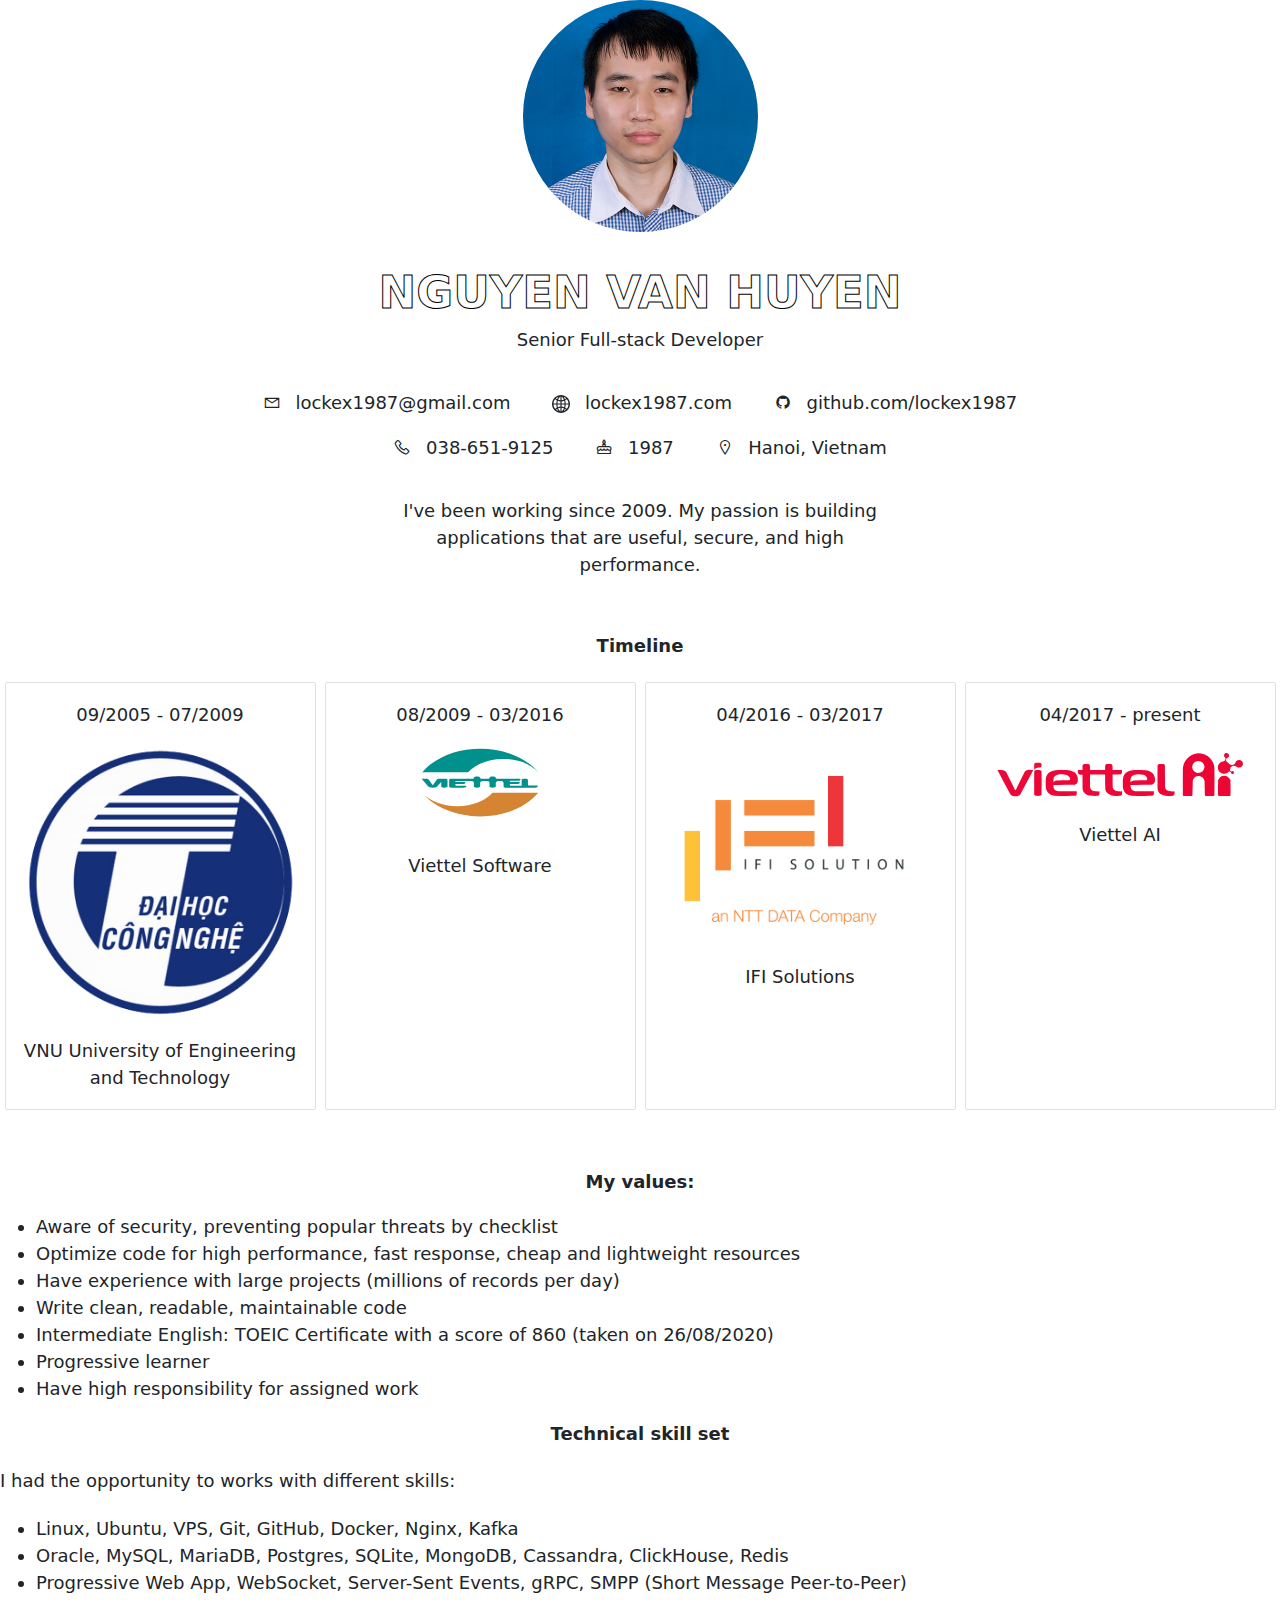
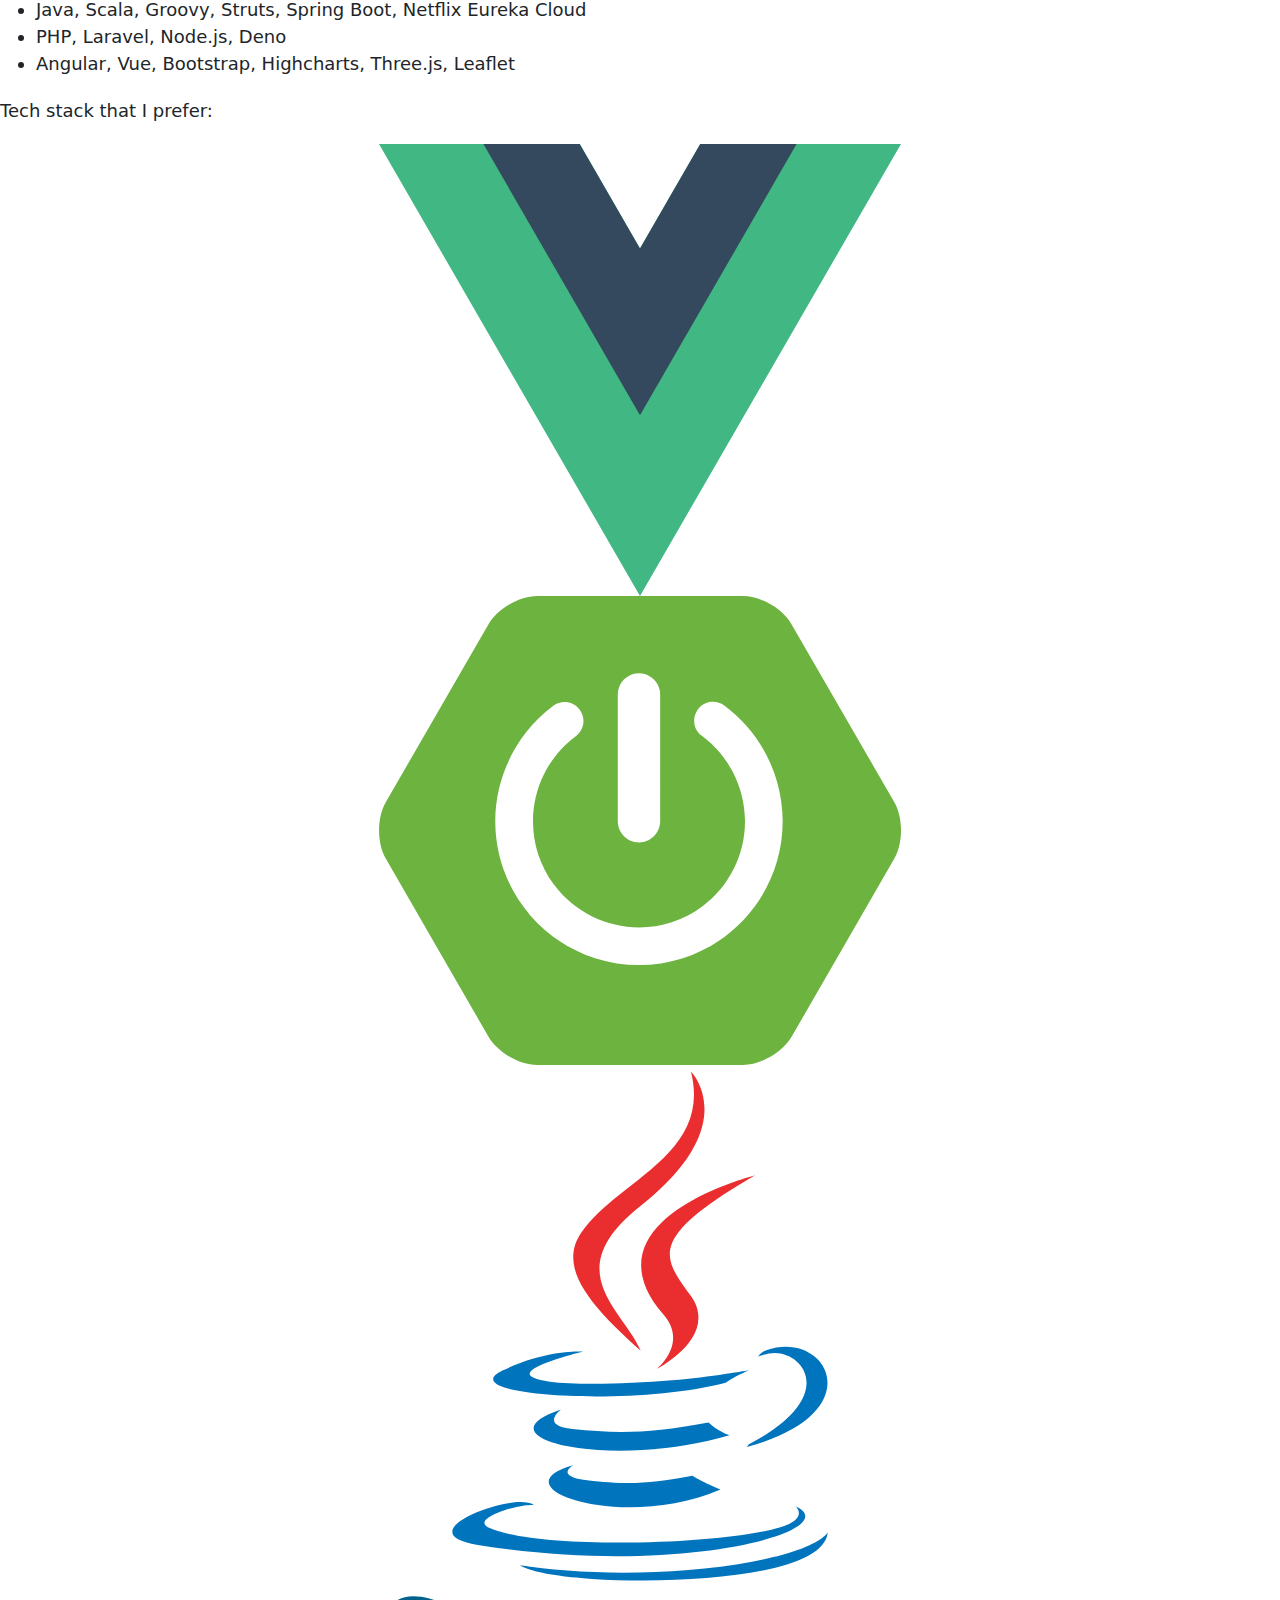
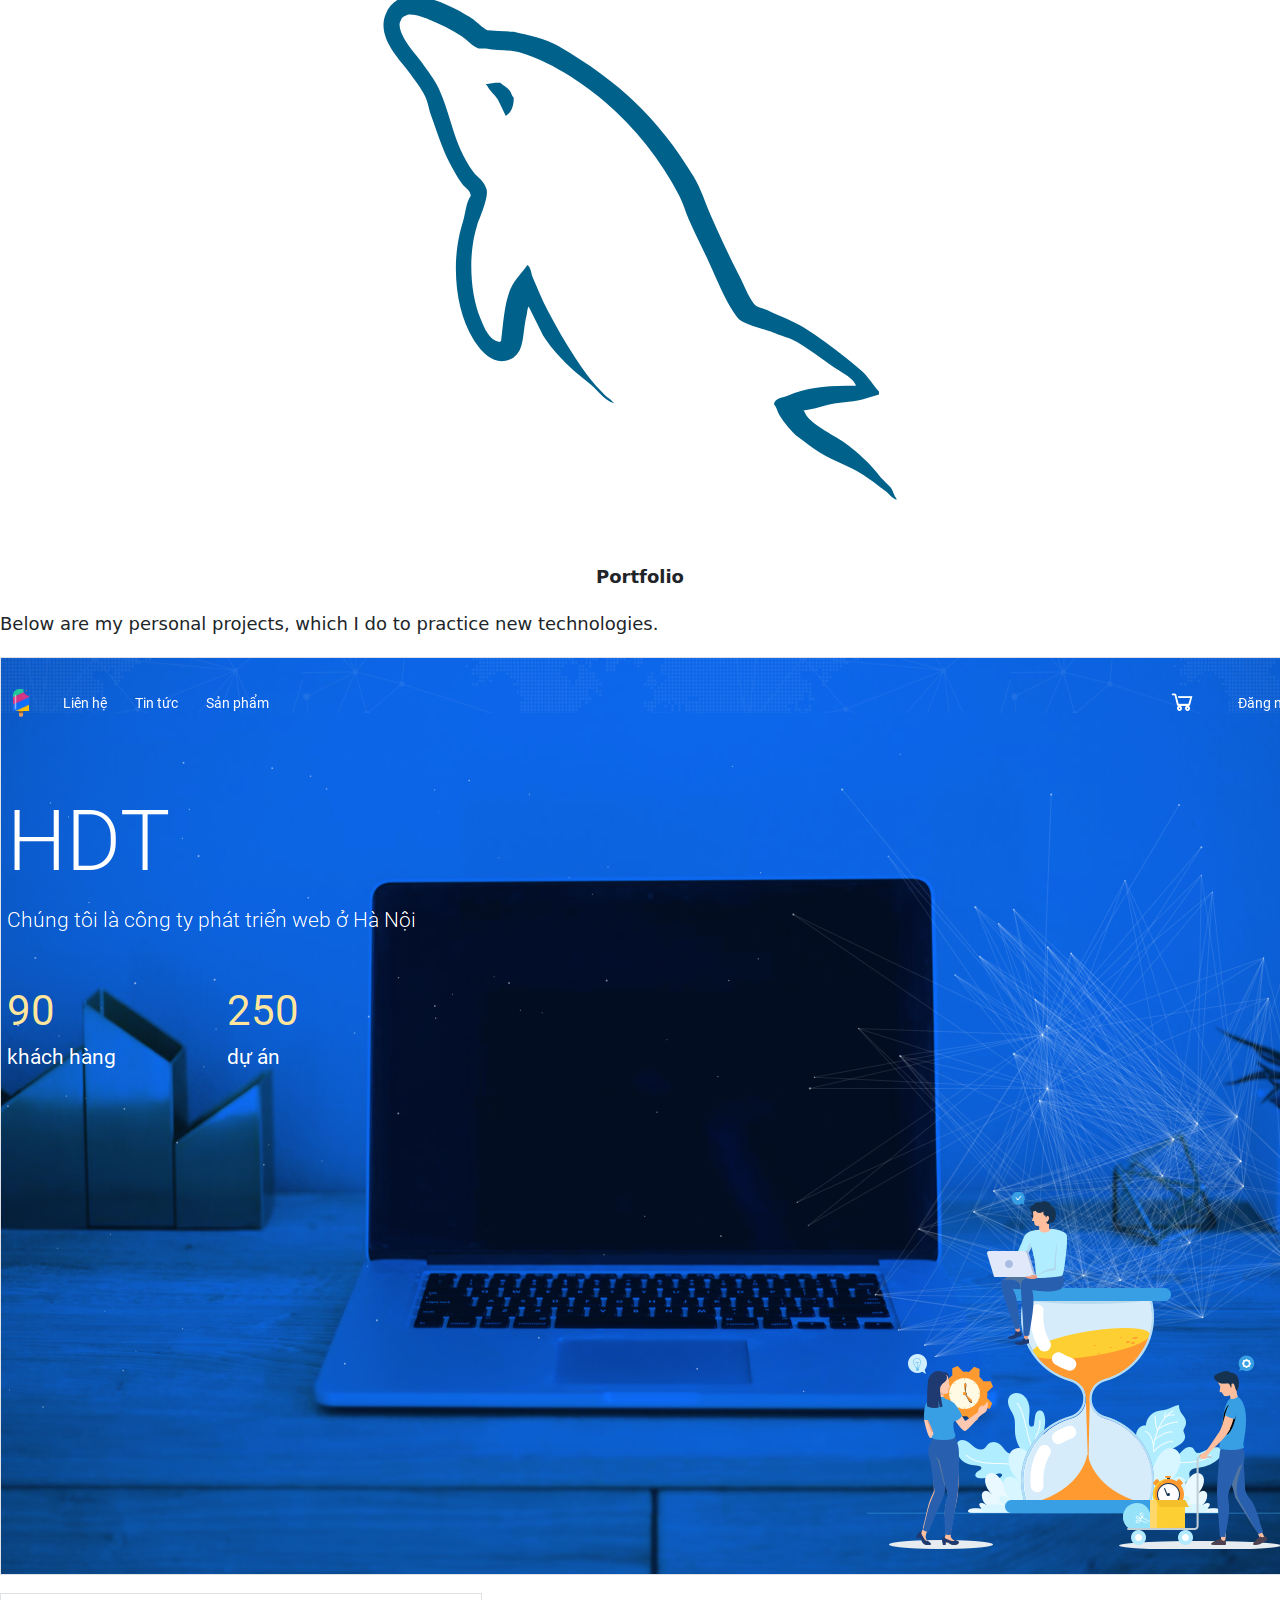
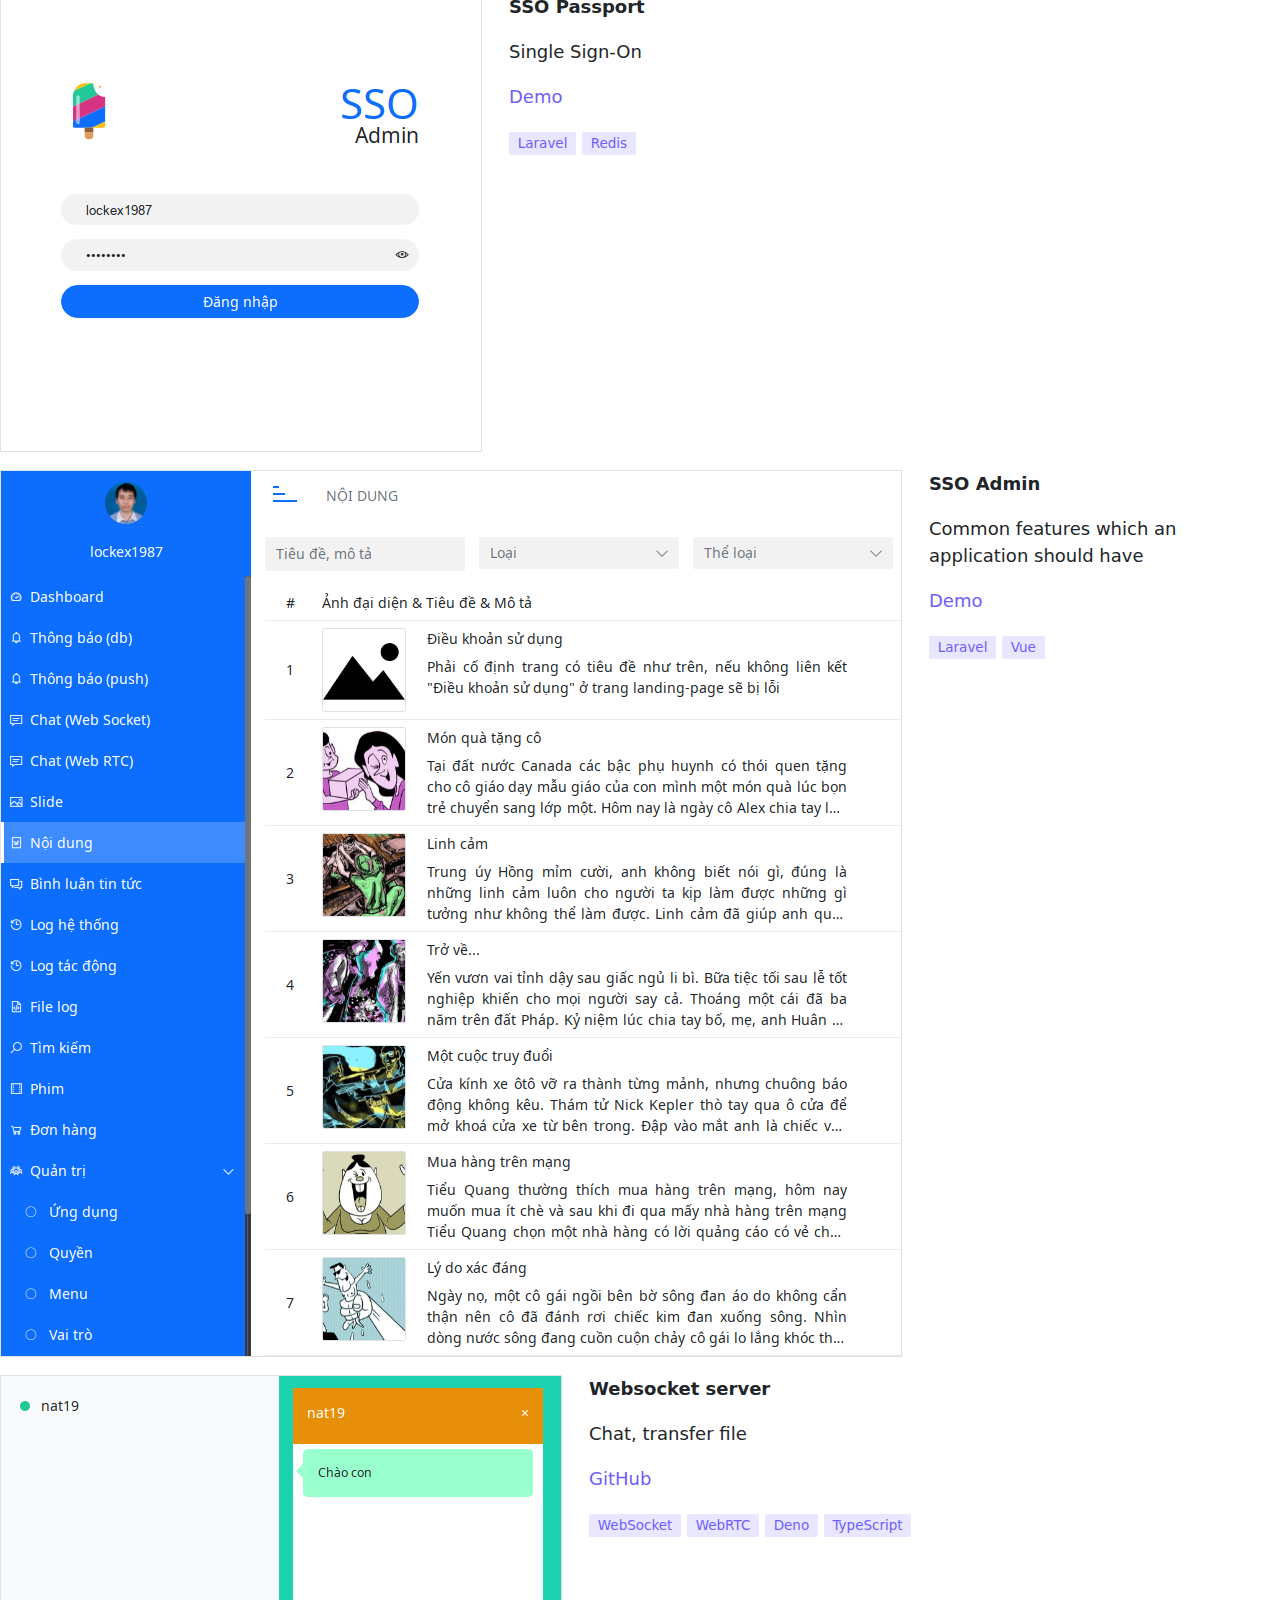
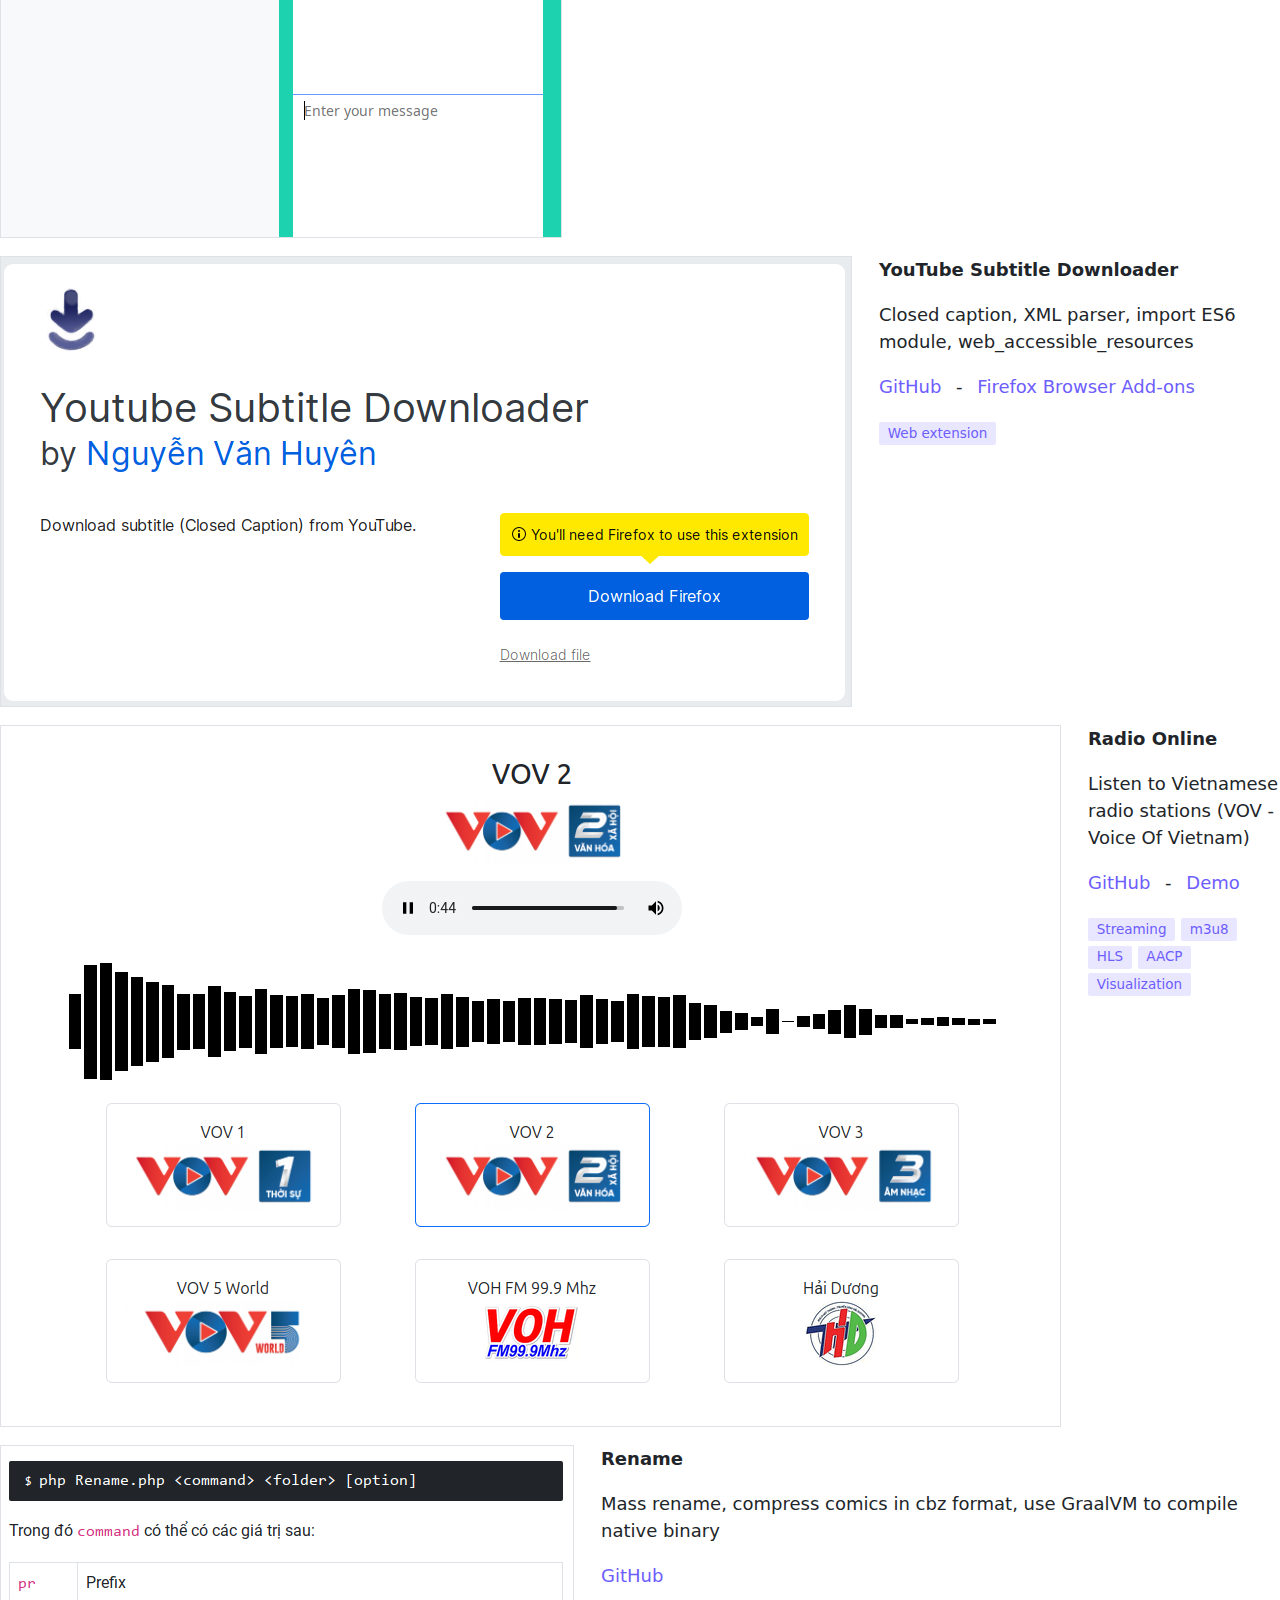
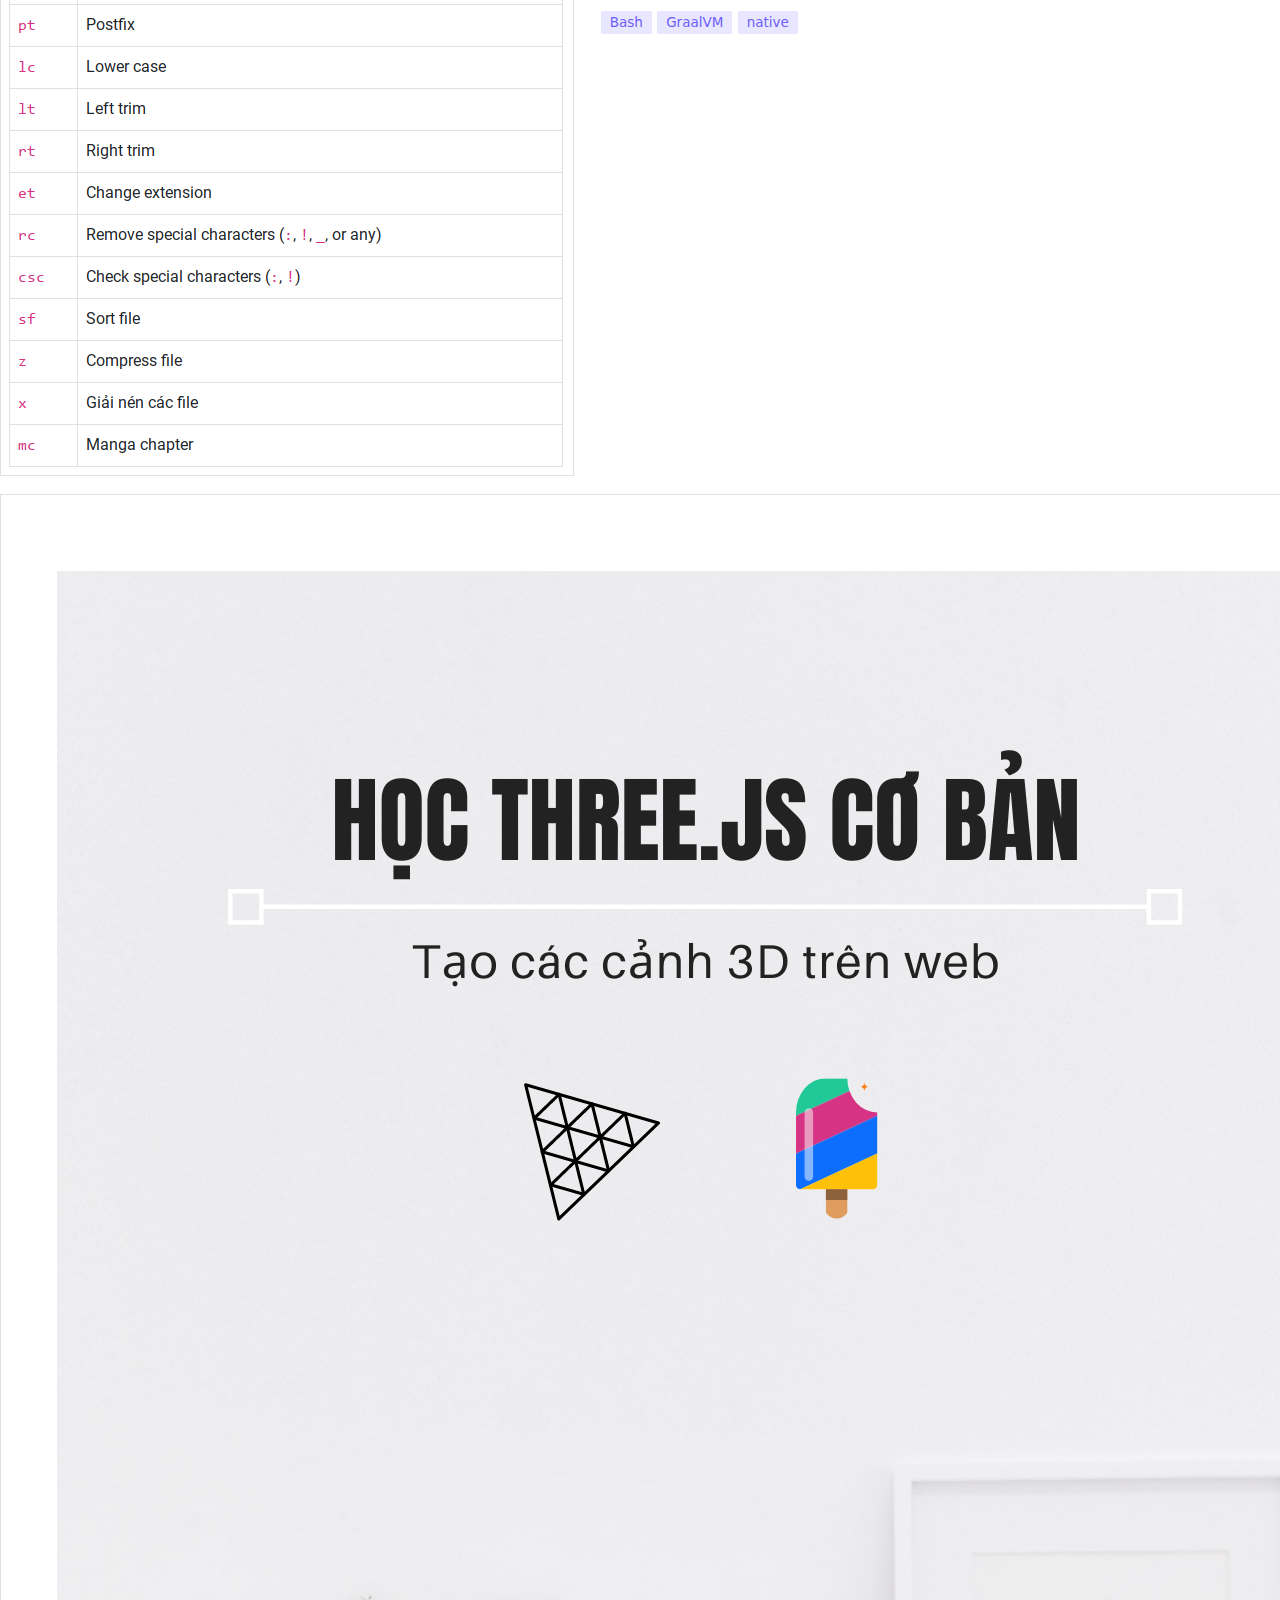
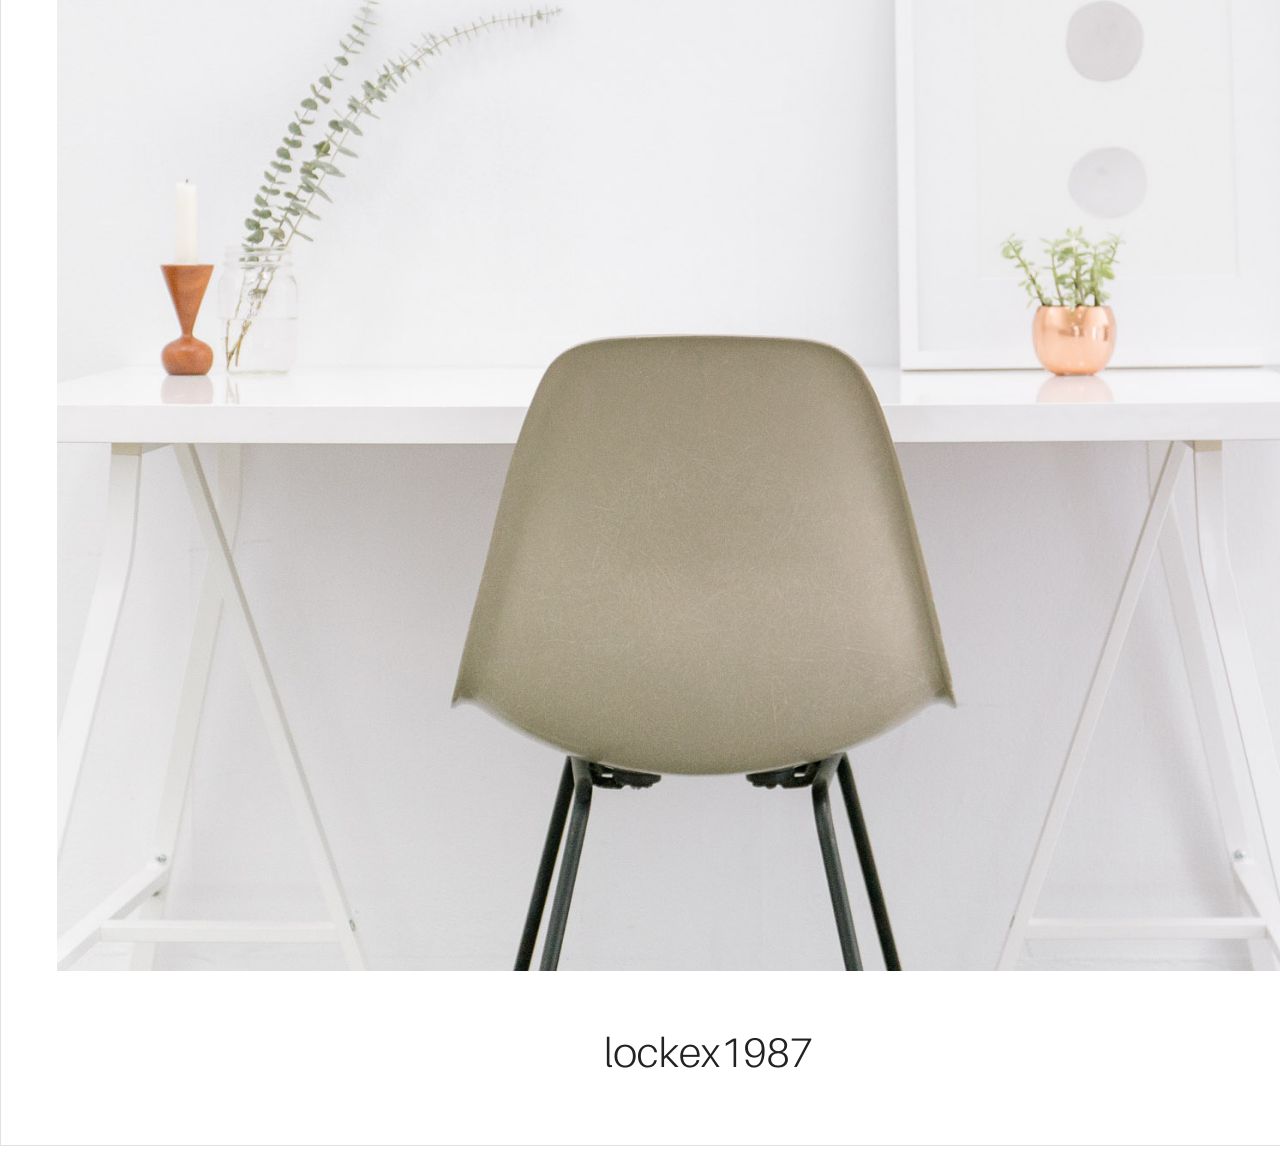
<file: index.html>
<!DOCTYPE html>
<html>
<head>
    <meta charset="UTF-8" />
    <meta name="viewport" content="width=device-width, initial-scale=1.0" />
    <title>My CV</title>
    <!-- HTML of CV to export into PDF, it - pdf doc format/node-demo/export_pdf.mjs -->
    <!-- Print CV in Chrome, save as PDF, tick background graphics. Uglier than Puppeteer. -->
    <link rel="icon" href="images/logo.svg" />
    <link rel="stylesheet" href="css/style.css" />
    <link rel="stylesheet" href="libs/line-awesome/css/line-awesome.min.css" />
    <link rel="stylesheet" href="css/home-page.css" />
    <style>
        body {
            font-family: var(--bs-body-font-family);
        }
    </style>
</head>

<body>
<div class="break-after">
    <div class="text-center mb-4">
        <img class="rounded-circle" src="images/nvh/nvh3.jpg" style="width: 235px;" />
    </div>

    <div class="text-center mb-4">
        <div class="font-weight-600 font-size-2.5 text-uppercase"
            style="color: #fff; -webkit-text-fill-color: #fff; -webkit-text-stroke: 1px #000;"
        >
            Nguyen Van Huyen
        </div>

        <div>
            Senior Full-stack Developer
        </div>
    </div>

    <!-- Detail infomation -->
    <div class="mb-4">
        <div class="text-center">
            <span class="px-3 py-2 d-inline-block">
                <a class="text-decoration-none text-body" href="mailto:lockex1987@gmail.com">
                    <i class="me-2 la la-envelope"></i>
                    lockex1987@gmail.com
                </a>
            </span>

            <span class="px-3 py-2 d-inline-block">
                <a class="text-decoration-none text-body" href="https://lockex1987.com/" target="_blank">
                    <!--i class="me-2 la la-home"></i-->
                    <svg
                        viewBox="64 64 896 896"
                        style="width: 1rem; height: 1rem;"
                        class="me-2"
                        fill="currentColor"
                    >
                        <path d="M854.4 800.9c.2-.3.5-.6.7-.9C920.6 722.1 960 621.7 960 512s-39.4-210.1-104.8-288c-.2-.3-.5-.5-.7-.8-1.1-1.3-2.1-2.5-3.2-3.7-.4-.5-.8-.9-1.2-1.4l-4.1-4.7-.1-.1c-1.5-1.7-3.1-3.4-4.6-5.1l-.1-.1c-3.2-3.4-6.4-6.8-9.7-10.1l-.1-.1-4.8-4.8-.3-.3c-1.5-1.5-3-2.9-4.5-4.3-.5-.5-1-1-1.6-1.5-1-1-2-1.9-3-2.8-.3-.3-.7-.6-1-1C736.4 109.2 629.5 64 512 64s-224.4 45.2-304.3 119.2c-.3.3-.7.6-1 1-1 .9-2 1.9-3 2.9-.5.5-1 1-1.6 1.5-1.5 1.4-3 2.9-4.5 4.3l-.3.3-4.8 4.8-.1.1c-3.3 3.3-6.5 6.7-9.7 10.1l-.1.1c-1.6 1.7-3.1 3.4-4.6 5.1l-.1.1c-1.4 1.5-2.8 3.1-4.1 4.7-.4.5-.8.9-1.2 1.4-1.1 1.2-2.1 2.5-3.2 3.7-.2.3-.5.5-.7.8C103.4 301.9 64 402.3 64 512s39.4 210.1 104.8 288c.2.3.5.6.7.9l3.1 3.7c.4.5.8.9 1.2 1.4l4.1 4.7c0 .1.1.1.1.2 1.5 1.7 3 3.4 4.6 5l.1.1c3.2 3.4 6.4 6.8 9.6 10.1l.1.1c1.6 1.6 3.1 3.2 4.7 4.7l.3.3c3.3 3.3 6.7 6.5 10.1 9.6 80.1 74 187 119.2 304.5 119.2s224.4-45.2 304.3-119.2a300 300 0 0 0 10-9.6l.3-.3c1.6-1.6 3.2-3.1 4.7-4.7l.1-.1c3.3-3.3 6.5-6.7 9.6-10.1l.1-.1c1.5-1.7 3.1-3.3 4.6-5 0-.1.1-.1.1-.2 1.4-1.5 2.8-3.1 4.1-4.7.4-.5.8-.9 1.2-1.4a99 99 0 0 0 3.3-3.7zm4.1-142.6c-13.8 32.6-32 62.8-54.2 90.2a444.07 444.07 0 0 0-81.5-55.9c11.6-46.9 18.8-98.4 20.7-152.6H887c-3 40.9-12.6 80.6-28.5 118.3zM887 484H743.5c-1.9-54.2-9.1-105.7-20.7-152.6 29.3-15.6 56.6-34.4 81.5-55.9A373.86 373.86 0 0 1 887 484zM658.3 165.5c39.7 16.8 75.8 40 107.6 69.2a394.72 394.72 0 0 1-59.4 41.8c-15.7-45-35.8-84.1-59.2-115.4 3.7 1.4 7.4 2.9 11 4.4zm-90.6 700.6c-9.2 7.2-18.4 12.7-27.7 16.4V697a389.1 389.1 0 0 1 115.7 26.2c-8.3 24.6-17.9 47.3-29 67.8-17.4 32.4-37.8 58.3-59 75.1zm59-633.1c11 20.6 20.7 43.3 29 67.8A389.1 389.1 0 0 1 540 327V141.6c9.2 3.7 18.5 9.1 27.7 16.4 21.2 16.7 41.6 42.6 59 75zM540 640.9V540h147.5c-1.6 44.2-7.1 87.1-16.3 127.8l-.3 1.2A445.02 445.02 0 0 0 540 640.9zm0-156.9V383.1c45.8-2.8 89.8-12.5 130.9-28.1l.3 1.2c9.2 40.7 14.7 83.5 16.3 127.8H540zm-56 56v100.9c-45.8 2.8-89.8 12.5-130.9 28.1l-.3-1.2c-9.2-40.7-14.7-83.5-16.3-127.8H484zm-147.5-56c1.6-44.2 7.1-87.1 16.3-127.8l.3-1.2c41.1 15.6 85 25.3 130.9 28.1V484H336.5zM484 697v185.4c-9.2-3.7-18.5-9.1-27.7-16.4-21.2-16.7-41.7-42.7-59.1-75.1-11-20.6-20.7-43.3-29-67.8 37.2-14.6 75.9-23.3 115.8-26.1zm0-370a389.1 389.1 0 0 1-115.7-26.2c8.3-24.6 17.9-47.3 29-67.8 17.4-32.4 37.8-58.4 59.1-75.1 9.2-7.2 18.4-12.7 27.7-16.4V327zM365.7 165.5c3.7-1.5 7.3-3 11-4.4-23.4 31.3-43.5 70.4-59.2 115.4-21-12-40.9-26-59.4-41.8 31.8-29.2 67.9-52.4 107.6-69.2zM165.5 365.7c13.8-32.6 32-62.8 54.2-90.2 24.9 21.5 52.2 40.3 81.5 55.9-11.6 46.9-18.8 98.4-20.7 152.6H137c3-40.9 12.6-80.6 28.5-118.3zM137 540h143.5c1.9 54.2 9.1 105.7 20.7 152.6a444.07 444.07 0 0 0-81.5 55.9A373.86 373.86 0 0 1 137 540zm228.7 318.5c-39.7-16.8-75.8-40-107.6-69.2 18.5-15.8 38.4-29.7 59.4-41.8 15.7 45 35.8 84.1 59.2 115.4-3.7-1.4-7.4-2.9-11-4.4zm292.6 0c-3.7 1.5-7.3 3-11 4.4 23.4-31.3 43.5-70.4 59.2-115.4 21 12 40.9 26 59.4 41.8a373.81 373.81 0 0 1-107.6 69.2z"></path>
                    </svg>
                    lockex1987.com
                </a>
            </span>

            <span class="px-3 py-2 d-inline-block">
                <a class="text-decoration-none text-body" href="https://github.com/lockex1987" target="_blank">
                    <i class="me-2 lab la-github"></i>
                    github.com/lockex1987
                </a>
            </span>

            <br />

            <!--span class="px-3 py-2 d-inline-block">
                <a class="text-decoration-none text-body" href="https://t.me/lockex1987">
                    <i class="me-2 la la-telegram"></i>
                    t.me/lockex1987
                </a>
            </span-->

            <!--span class="px-3 py-2 d-inline-block">
                <a class="text-decoration-none text-body" href="https://viblo.asia/u/lockex1987" target="_blank">
                    <img src="images/programming/viblo.svg" style="width: 1rem; height: 1rem;" class="me-2 d-none"/>

                    <svg xmlns="http://www.w3.org/2000/svg" viewBox="0 0 24 24" style="width: 1rem; height: 1rem;" class="me-2">
                        <polygon fill="currentColor" points="10.92 17.23 12.88 17.23 18.37 3.98 16.4 3.98 13.42 11.16 10.34 11.16 7.37 3.98 5.41 3.98 10.92 17.23"/>
                        <polygon fill="currentColor" points="6.19 20.02 17.58 20.02 17.58 18.36 6.19 18.36 6.19 20.02"/>
                    </svg>
                    viblo.asia/u/lockex1987
                </a>
            </span-->

            <span class="px-3 py-2 d-inline-block">
                <a class="text-decoration-none text-body" href="tel:0386519125">
                    <i class="me-2 la la-phone"></i>
                    038-651-9125
                </a>
            </span>

            <span class="px-3 py-2 d-inline-block">
                <span class="text-body">
                    <i class="me-2 la la-birthday-cake"></i>
                    1987
                </span>
            </span>

            <span class="px-3 py-2 d-inline-block">
                <span class="text-body">
                    <i class="me-2 la la-map-marker"></i>
                    Hanoi, Vietnam
                </span>
            </span>

            <span class="py-3 d-none">
                <a class="text-decoration-none text-primary" href="https://www.facebook.com/vanhuyen.nguyen.9638" target="_blank">
                    <i class="me-2 la la-facebook"></i>
                    vanhuyen.nguyen.9638
                </a>
            </span>
        </div>
    </div>

    <!-- Summary -->
    <div class="text-center mx-auto mb-5" style="max-width: 500px;">
        I've been working since 2009.
        My passion is building applications that are useful, secure, and high performance.
    </div>

    <div class="container-fluid mb-5">
        <div class="font-weight-600 text-center mb-3">
            Timeline
        </div>

        <div class="row">
            <!-- TODO: Setup max-width in wide screen -->
            <div class="col border rounded p-3 text-center m-1">
                <div class="timeline-content bg-white">
                    <div class="mb-3">
                        09/2005 - 07/2009
                    </div>

                    <div class="mb-3">
                        <img src="images/company/coltech.png" class="timeline-company-logo" />
                    </div>

                    <div>
                        VNU University of Engineering and Technology
                    </div>
                </div>
            </div>

            <div class="col border rounded p-3 text-center m-1">
                <div class="timeline-content bg-white">
                    <div class="mb-3">
                        08/2009 - 03/2016
                    </div>

                    <div class="mb-3">
                        <img src="images/company/viettel.svg" class="timeline-company-logo" />
                    </div>

                    <div>
                        Viettel Software
                    </div>
                </div>
            </div>
            
            <!--div class="col border rounded p-3 text-center m-1">
                <div class="timeline-content bg-white">
                    <div class="mb-3">
                        05/2016 - 07/2016
                    </div>

                    <div class="mb-3">
                        <img src="images/company/imip.png" class="timeline-company-logo" />
                    </div>

                    <div>
                        iMIP Technology And Solution Consultancy
                    </div>
                </div>
            </div-->
            
            <div class="col border rounded p-3 text-center m-1">
                <div class="timeline-content bg-white">
                    <div class="mb-3">
                        04/2016 - 03/2017
                    </div>

                    <div class="mb-3">
                        <img src="images/company/ifi solution.png" class="timeline-company-logo" />
                    </div>

                    <div>
                        IFI Solutions
                    </div>
                </div>
            </div>

            <div class="col border rounded p-3 text-center m-1">
                <div class="timeline-content bg-white">
                    <div class="mb-3">
                        04/2017 - present
                    </div>

                    <div class="mb-3">
                        <img src="images/company/viettel-ai.svg" class="timeline-company-logo" />
                    </div>

                    <div>
                        Viettel AI
                    </div>
                </div>
            </div>
        </div>
    </div>

    <div>
        <div class="font-weight-600 text-center mb-3">
            My values:
        </div>

        <ul>
            <li>
                Aware of security, preventing popular threats by checklist
            </li>
            <li>
                Optimize code for high performance, fast response, cheap and lightweight resources
            </li>
            <li>
                Have experience with large projects (millions of records per day)
            </li>
            <li>
                Write clean, readable, maintainable code
            </li>
            <li>
                Intermediate English: TOEIC Certificate with a score of 860 (taken on 26/08/2020)
            </li>
            <li>
                Progressive learner
            </li>
            <li>
                Have high responsibility for assigned work
            </li>
        </ul>
    </div>
</div>


<!-- Page 3: Tech stack + Skills -->
<div class="mb-5">
    <div class="font-weight-600 text-center mb-3">
        Technical skill set
    </div>
    <p>I had the opportunity to works with different skills:</p>
    <ul>
        <li>Linux, Ubuntu, VPS, Git, GitHub, Docker, Nginx, Kafka</li>
        <li>Oracle, MySQL, MariaDB, Postgres, SQLite, MongoDB, Cassandra, ClickHouse, Redis</li>
        <li>Progressive Web App, WebSocket, Server-Sent Events, gRPC, SMPP (Short Message Peer-to-Peer)</li>
        <li>Java, Scala, Groovy, Struts, Spring Boot, Netflix Eureka Cloud</li>
        <li>PHP, Laravel, Node.js, Deno</li>
        <li>Angular, Vue, Bootstrap, Highcharts, Three.js, Leaflet</li>
    </ul>

    <p>Tech stack that I prefer:</p>

    <div class="text-center mx-auto" style="max-width: 29rem">
        <img src="images/programming/vue.svg" class="tech-logo-1" />
        <img src="images/programming/spring-boot.svg" class="tech-logo-1" />
        <img src="images/programming/java.svg" class="tech-logo-1" />
        <img src="images/programming/mysql.svg" class="tech-logo-1" />
    </div>
</div>


<!-- Page 4: Porfolio gallery + selected blog posts with thumbnail images -->
<div>
    <div class="font-weight-600 text-center mb-3">
        Portfolio
    </div>

    <p>Below are my personal projects, which I do to practice new technologies.</p>

    <div>
        <div class="avoid-break d-flex">
            <div class="mb-3 flex-shrink-0 me-4">
                <img class="img-fluid border portfolio-screenshot" src="images/portfolio/landing_page.png" />
            </div>

            <div>
                <div class="mb-3 font-weight-600">
                    Landing Page
                </div>

                <div class="mb-3">
                    Common landing page, news page, and products page
                </div>

                <div class="mb-3">
                    <!--a href="https://github.com/lockex1987/landing-page" target="_blank">
                        GitHub
                    </a>
                    <span class="mx-2">-</span-->
                    <a href="https://landing-page.lockex1987.com" target="_blank">
                        Demo
                    </a>
                </div>

                <div class="mb-3">
                    <span class="badge bg-soft-primary text-primary font-weight-400">
                        AdonisJS
                    </span>
                    <span class="badge bg-soft-primary text-primary font-weight-400">
                        Node.js
                    </span>
                    <span class="badge bg-soft-primary text-primary font-weight-400">
                        TypeScript
                    </span>
                </div>
            </div>
        </div>

        <div class="avoid-break d-flex">
            <div class="mb-3 flex-shrink-0 me-4">
                <img class="img-fluid border portfolio-screenshot" src="images/portfolio/sso_passport.png" />
            </div>

            <div>
                <div class="mb-3 font-weight-600">
                    SSO Passport
                </div>

                <div class="mb-3">
                    Single Sign-On
                </div>

                <div class="mb-3">
                    <a href="https://sso-passport.lockex1987.com" target="_blank">
                        Demo
                    </a>
                </div>

                <div class="mb-3">
                    <span class="badge bg-soft-primary text-primary font-weight-400">
                        Laravel
                    </span>
                    <span class="badge bg-soft-primary text-primary font-weight-400">
                        Redis
                    </span>
                </div>
            </div>
        </div>

        <div class="avoid-break d-flex">
            <div class="mb-3 flex-shrink-0 me-4">
                <img class="img-fluid border portfolio-screenshot" src="images/portfolio/sso_admin.png" />
            </div>

            <div>
                <div class="mb-3 font-weight-600">
                    SSO Admin
                </div>

                <div class="mb-3">
                    Common features which an application should have
                </div>

                <div class="mb-3">
                    <a href="https://sso-admin.lockex1987.com" target="_blank">
                        Demo
                    </a>
                </div>

                <div class="mb-3">
                    <span class="badge bg-soft-primary text-primary font-weight-400">
                        Laravel
                    </span>
                    <span class="badge bg-soft-primary text-primary font-weight-400">
                        Vue
                    </span>
                </div>
            </div>
        </div>

        <div class="avoid-break d-flex">
            <div class="mb-3 flex-shrink-0 me-4">
                <img class="img-fluid border portfolio-screenshot" src="images/portfolio/websocket_server.png" />
            </div>

            <div>
                <div class="mb-3 font-weight-600">
                    Websocket server
                </div>
    
                <div class="mb-3">
                    Chat, transfer file
                </div>
    
                <div class="mb-3">
                    <a href="https://github.com/lockex1987/websocket-server" target="_blank">
                        GitHub
                    </a>
                </div>
    
                <div class="mb-3">
                    <span class="badge bg-soft-primary text-primary font-weight-400">
                        WebSocket
                    </span>
                    <span class="badge bg-soft-primary text-primary font-weight-400">
                        WebRTC
                    </span>
                    <span class="badge bg-soft-primary text-primary font-weight-400">
                        Deno
                    </span>
                    <span class="badge bg-soft-primary text-primary font-weight-400">
                        TypeScript
                    </span>
                </div>
            </div>
        </div>

        <div class="avoid-break d-flex">
            <div class="mb-3 flex-shrink-0 me-4">
                <img class="img-fluid border portfolio-screenshot" src="images/portfolio/youtube_subtitle_downloader.png" />
            </div>

            <div>
                <div class="mb-3 font-weight-600">
                    YouTube Subtitle Downloader
                </div>
    
                <div class="mb-3">
                    Closed caption, XML parser, import ES6 module, web_accessible_resources
                </div>
    
                <div class="mb-3">
                    <a href="https://github.com/lockex1987/youtube-subtitle-downloader" target="_blank">
                        GitHub
                    </a>
                    <span class="mx-2">-</span>
                    <a href="https://addons.mozilla.org/en-US/firefox/addon/youtube-subtitle-downloader/" target="_blank">
                        Firefox Browser Add-ons
                    </a>
                </div>
    
                <div class="mb-3">
                    <span class="badge bg-soft-primary text-primary font-weight-400">
                        Web extension
                    </span>
                </div>
            </div>
        </div>

        <div class="avoid-break d-flex">
            <div class="mb-3 flex-shrink-0 me-4">
                <img class="img-fluid border portfolio-screenshot" src="images/portfolio/radio-online.png" />
            </div>

            <div>
                <div class="mb-3 font-weight-600">
                    Radio Online
                </div>
    
                <div class="mb-3">
                    Listen to Vietnamese radio stations (VOV - Voice Of Vietnam)
                </div>
    
                <div class="mb-3">
                    <a href="https://github.com/lockex1987/radio-online" target="_blank">
                        GitHub
                    </a>
                    <span class="mx-2">-</span>
                    <a href="https://static.lockex1987.com/radio-online/" target="_blank">
                        Demo
                    </a>
                </div>
    
                <div class="mb-3">
                    <span class="badge bg-soft-primary text-primary font-weight-400">
                        Streaming
                    </span>
                    <span class="badge bg-soft-primary text-primary font-weight-400">
                        m3u8
                    </span>
                    <span class="badge bg-soft-primary text-primary font-weight-400">
                        HLS
                    </span>
                    <span class="badge bg-soft-primary text-primary font-weight-400">
                        AACP
                    </span>
                    <span class="badge bg-soft-primary text-primary font-weight-400">
                        Visualization
                    </span>
                </div>
            </div>
        </div>

        <div class="avoid-break d-flex">
            <div class="mb-3 flex-shrink-0 me-4">
                <img class="img-fluid border portfolio-screenshot" src="images/portfolio/rename.png" />
            </div>

            <div>
                <div class="mb-3 font-weight-600">
                    Rename
                </div>
    
                <div class="mb-3">
                    Mass rename, compress comics in cbz format, use GraalVM to compile native binary
                </div>
    
                <div class="mb-3">
                    <a href="https://github.com/lockex1987/rename" target="_blank">
                        GitHub
                    </a>
                </div>
    
                <div class="mb-3">
                    <span class="badge bg-soft-primary text-primary font-weight-400">
                        Bash
                    </span>
                    <span class="badge bg-soft-primary text-primary font-weight-400">
                        GraalVM
                    </span>
                    <span class="badge bg-soft-primary text-primary font-weight-400">
                        native
                    </span>
                </div>
            </div>
        </div>

        <div class="avoid-break d-flex">
            <div class="mb-3 flex-shrink-0 me-4">
                <img class="img-fluid border portfolio-screenshot" src="images/portfolio/learn_three.js.png" />
            </div>

            <div>
                <div class="mb-3 font-weight-600">
                    Learn Three.js basics
                </div>
    
                <div class="mb-3">
                    My ebook guide for creating beautiful 3D scenes
                </div>
    
                <div class="mb-3">
                    <a href="https://github.com/lockex1987/learn-threejs" target="_blank">
                        GitHub
                    </a>
                    <span class="mx-2">-</span>
                    <a href="https://viblo.asia/s/hoc-threejs-co-ban-Q75wqJJ9ZWb" target="_blank">
                        Viblo series
                    </a>
                </div>
    
                <div class="mb-3">
                    <span class="badge bg-soft-primary text-primary font-weight-400">
                        Three.js
                    </span>
                    <span class="badge bg-soft-primary text-primary font-weight-400">
                        3D
                    </span>
                </div>
            </div>
        </div>

        <!--div class="avoid-break d-flex">
            <div class="mb-3 flex-shrink-0 me-4">
                <img class="img-fluid border portfolio-screenshot" src="images/portfolio/lich_cua_toi.png" />
            </div>

            <div>
                <div class="mb-3">
                    <a href="https://lockex1987.com/posts/project%20-%20lich%20cua%20toi/" target="_blank">
                        My Calendar
                    </a>
                </div>
    
                <div class="mb-3">
                    Lunar calendar, notify holidays, birthdays
                </div>
    
                <div class="mb-3">
                    <span class="badge bg-soft-primary text-primary font-weight-400">
                        Progressive Web App
                    </span>
                    <span class="badge bg-soft-primary text-primary font-weight-400">
                        PWA
                    </span>
                    <span class="badge bg-soft-primary text-primary font-weight-400">
                        Push notification
                    </span>
                </div>
            </div>
        </div>

        <div class="avoid-break d-flex">
            <div class="mb-3 flex-shrink-0 me-4">
                <img class="img-fluid border portfolio-screenshot" src="images/portfolio/media_player.png" />
            </div>

            <div>
                <div class="mb-3">
                    <a href="https://lockex1987.com/posts/project%20-%20media%20player/" target="_blank">
                        Media player
                    </a>
                </div>
    
                <div class="mb-3">
                    audio, video, subtitle, srt, lyric, lrc, karaoke, svg, fullscreen, vue, lock screen orientation
                </div>
    
                <div class="mb-3">
                    <span class="badge bg-soft-primary text-primary font-weight-400">
                        JS
                    </span>
                    <span class="badge bg-soft-primary text-primary font-weight-400">
                        Vue
                    </span>
                </div>
            </div>
        </div>

        <div class="avoid-break d-flex">
            <div class="mb-3 flex-shrink-0 me-4">
                <img class="img-fluid border portfolio-screenshot" src="images/portfolio/my_family.png" />
            </div>

            <div>
                <div class="mb-3">
                    <a href="https://lockex1987.com/posts/project%20-%20my%20family/" target="_blank">
                        My Family
                    </a>
                </div>
    
                <div class="mb-3">
                    Genealogy
                </div>
    
                <div class="mb-3">
                    <span class="badge bg-soft-primary text-primary font-weight-400">
                        JS
                    </span>
                </div>
            </div>
        </div-->
    </div>
</div>
</body>
</html>
</file>
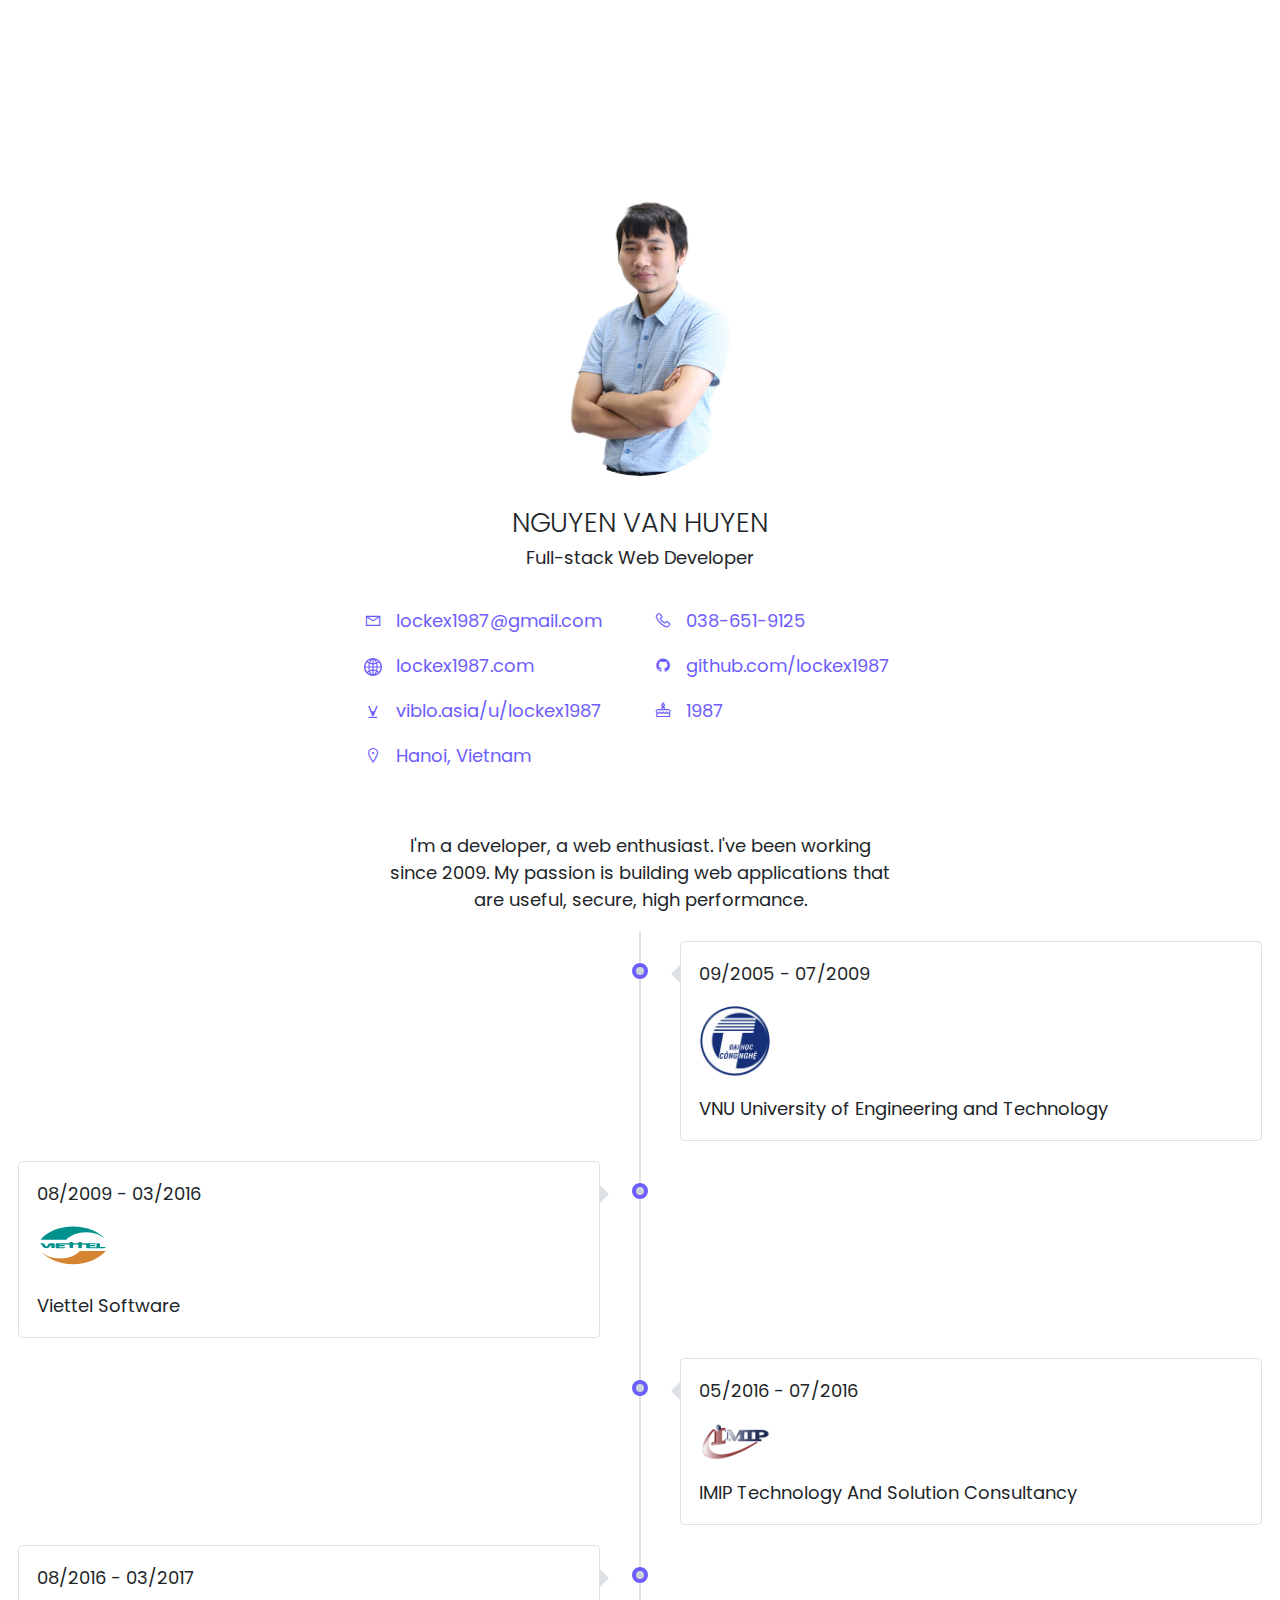
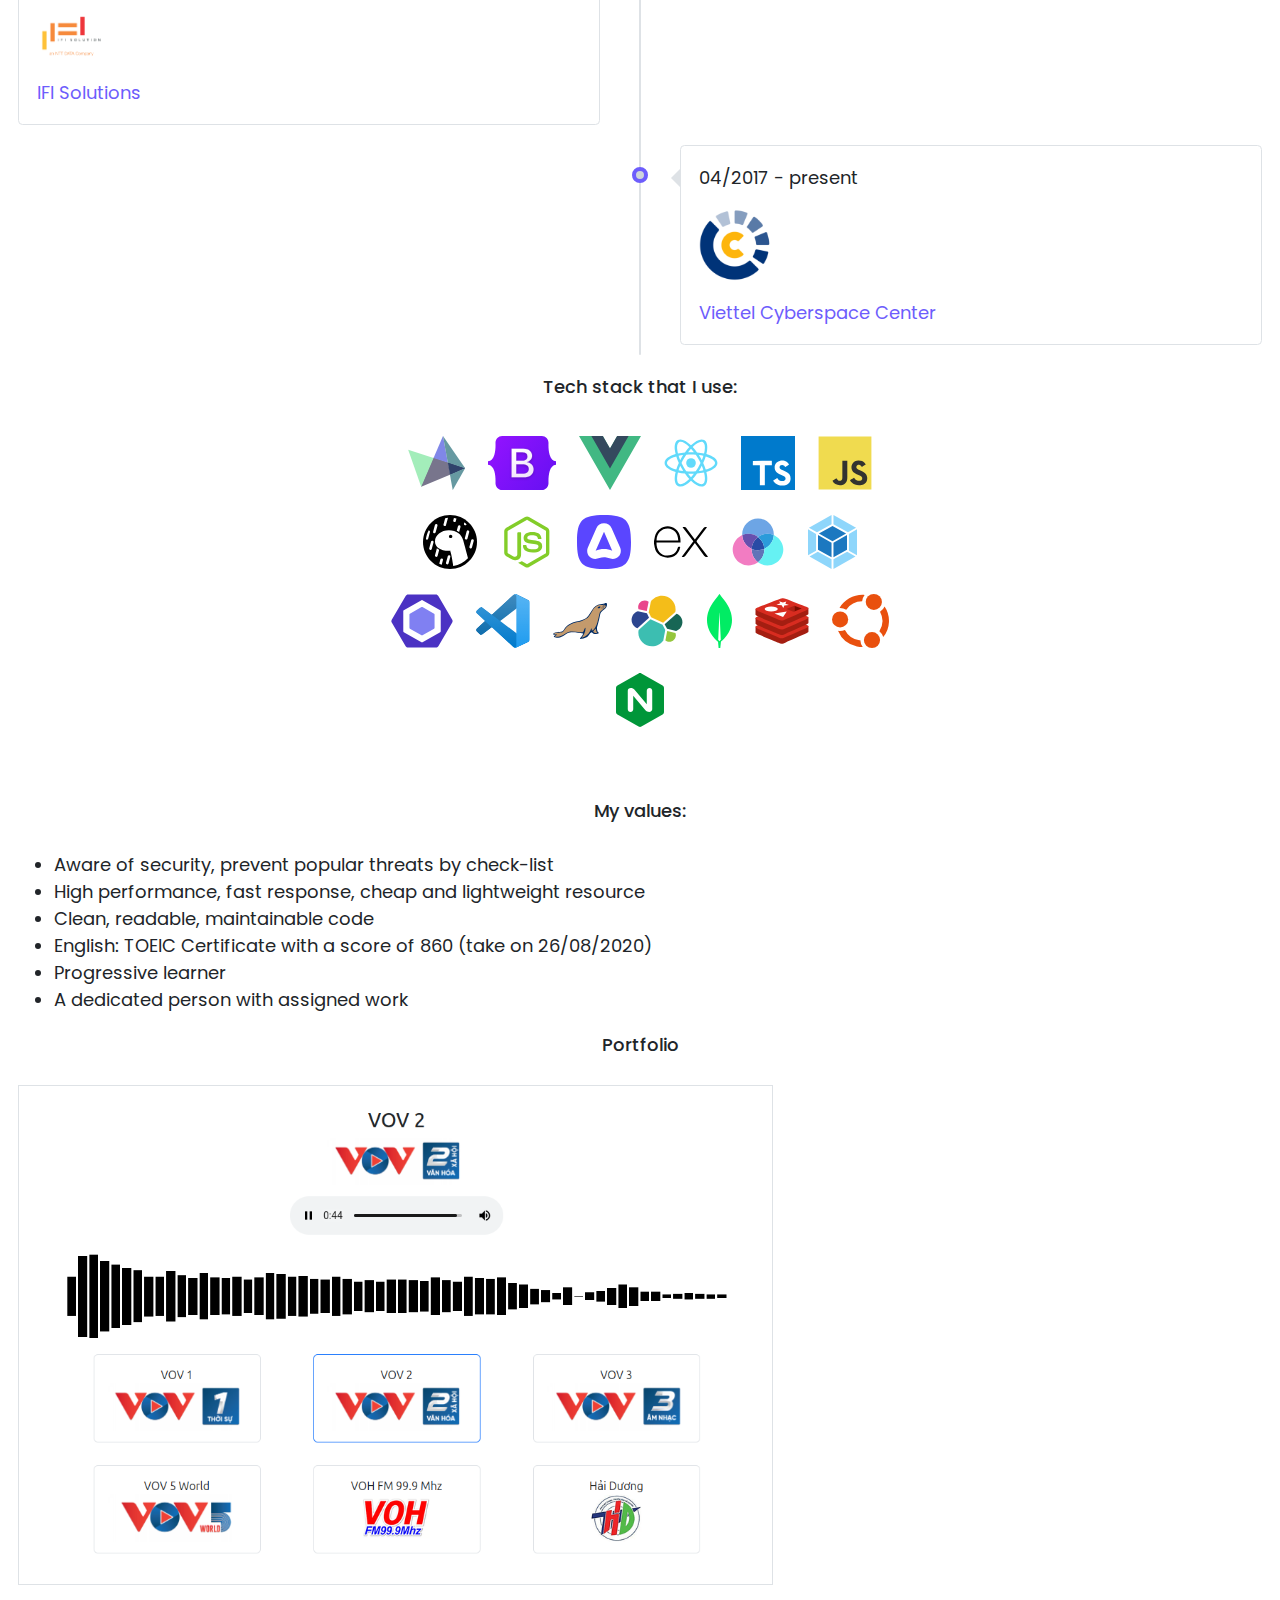
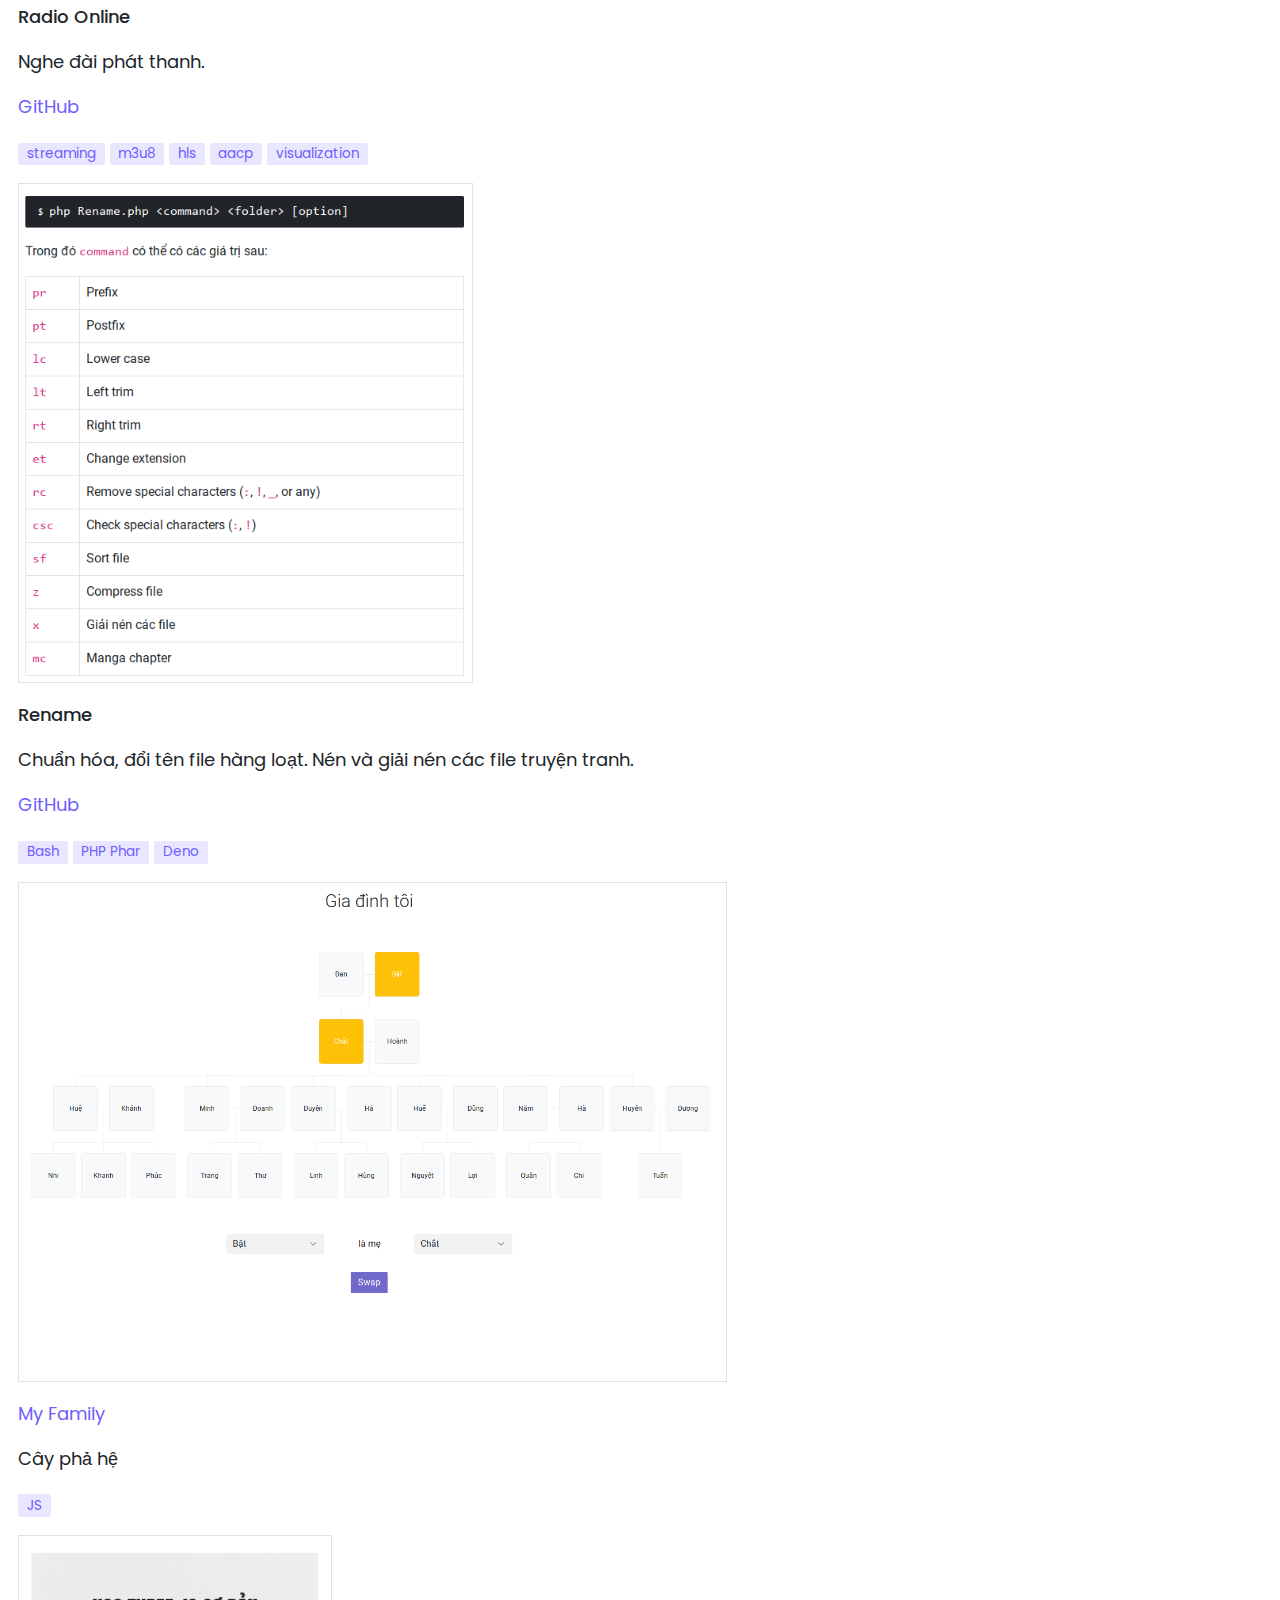
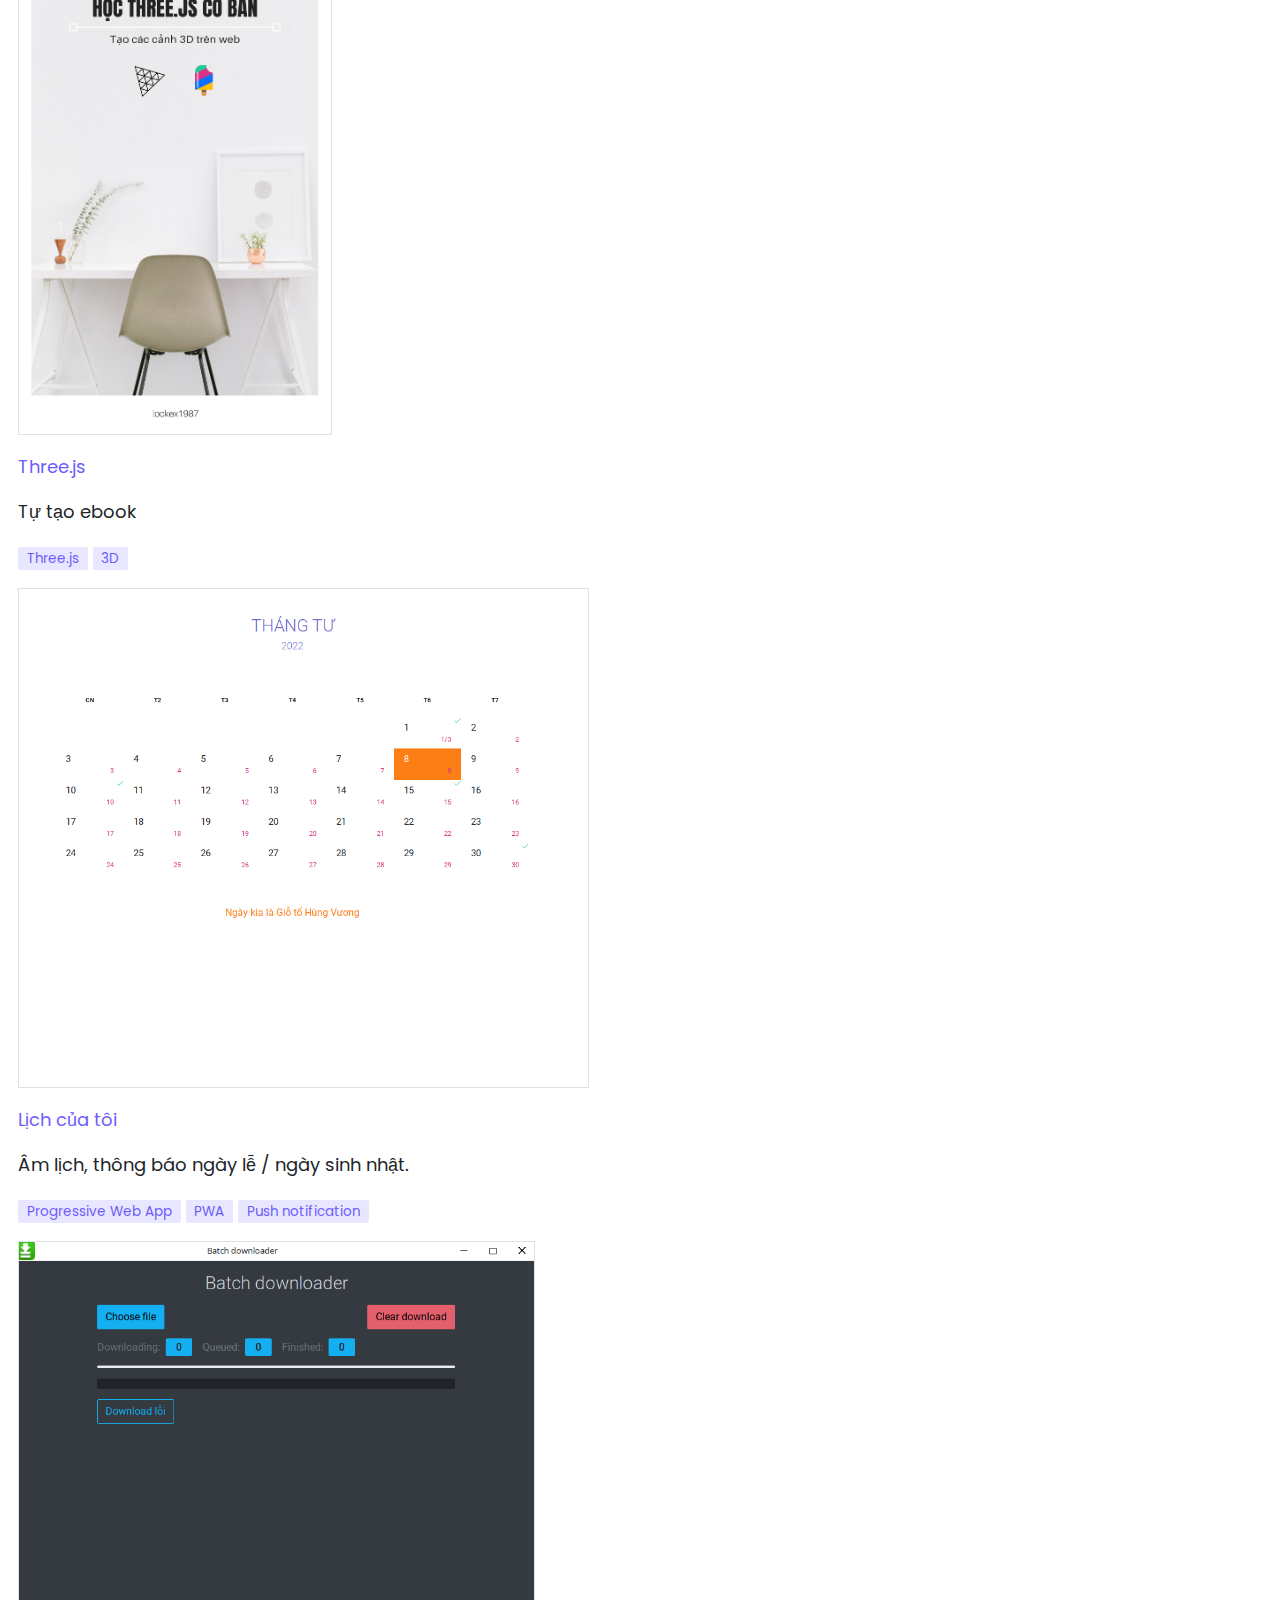
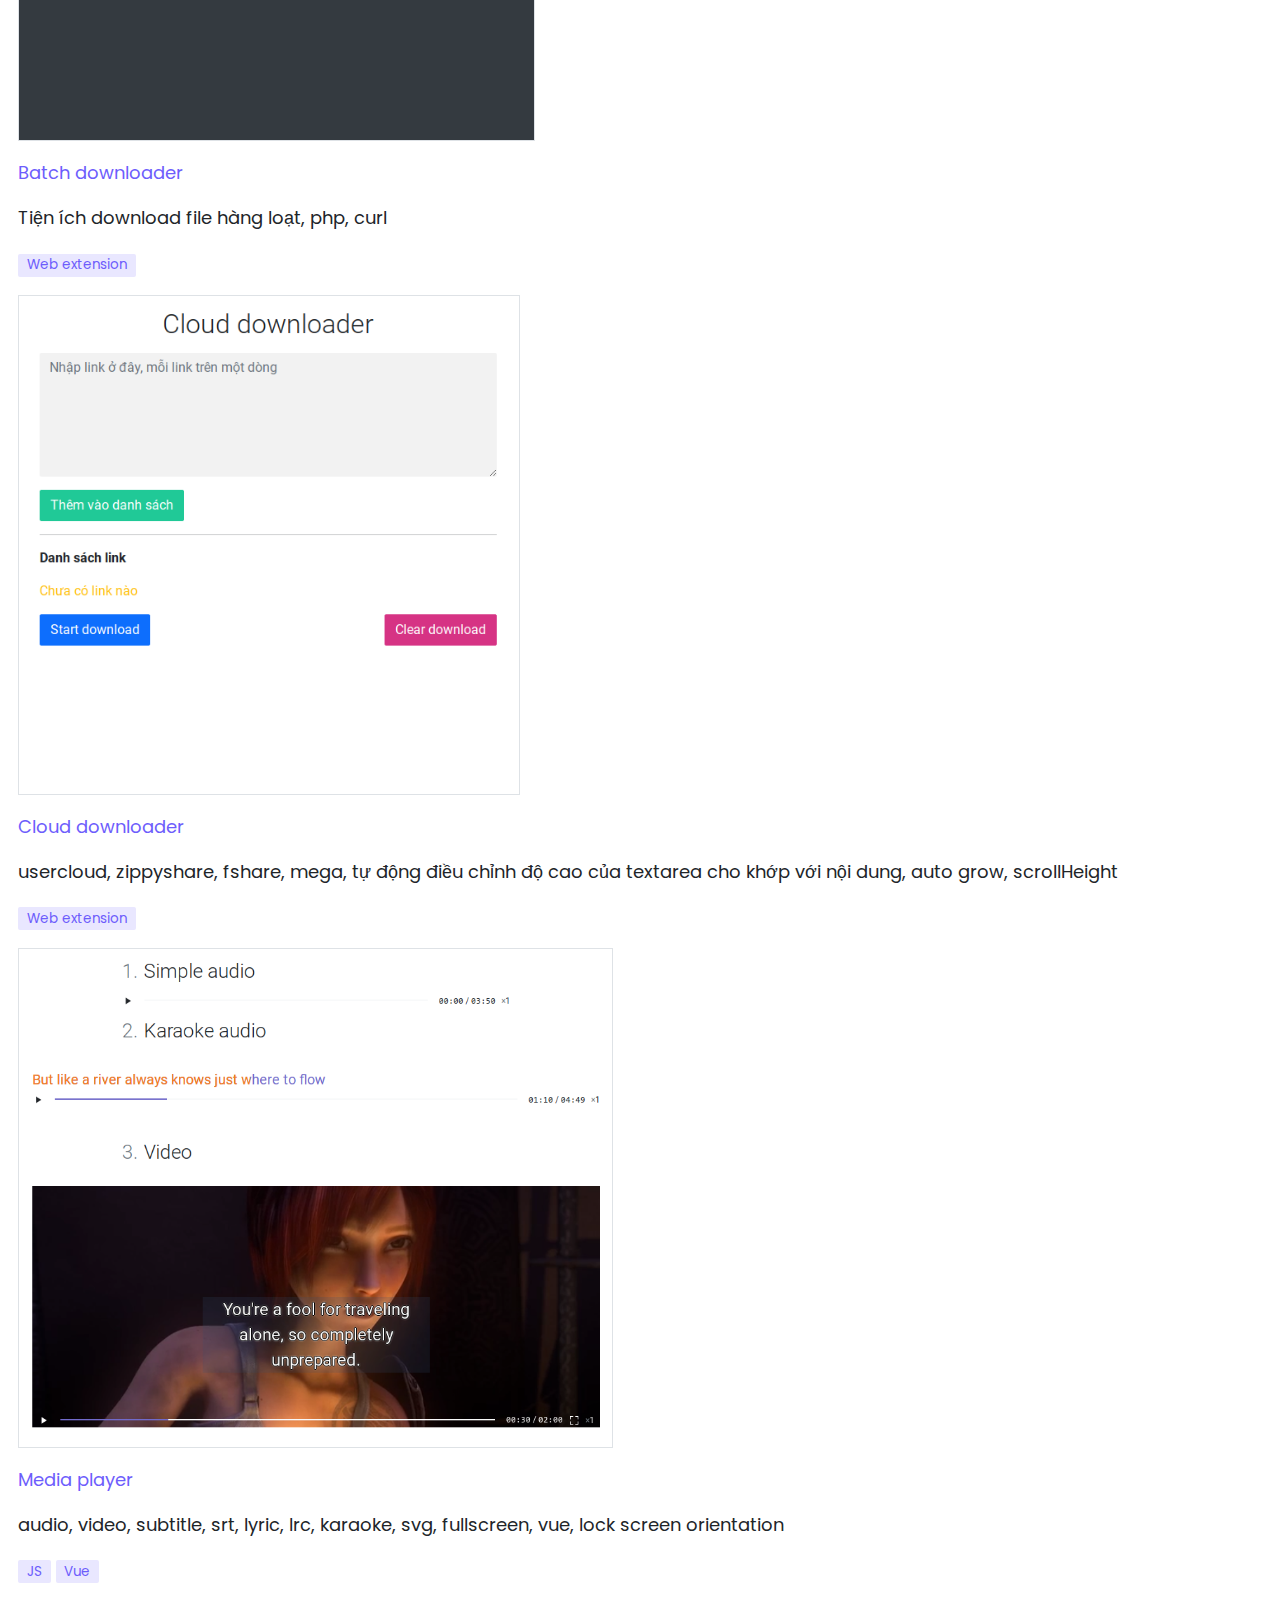
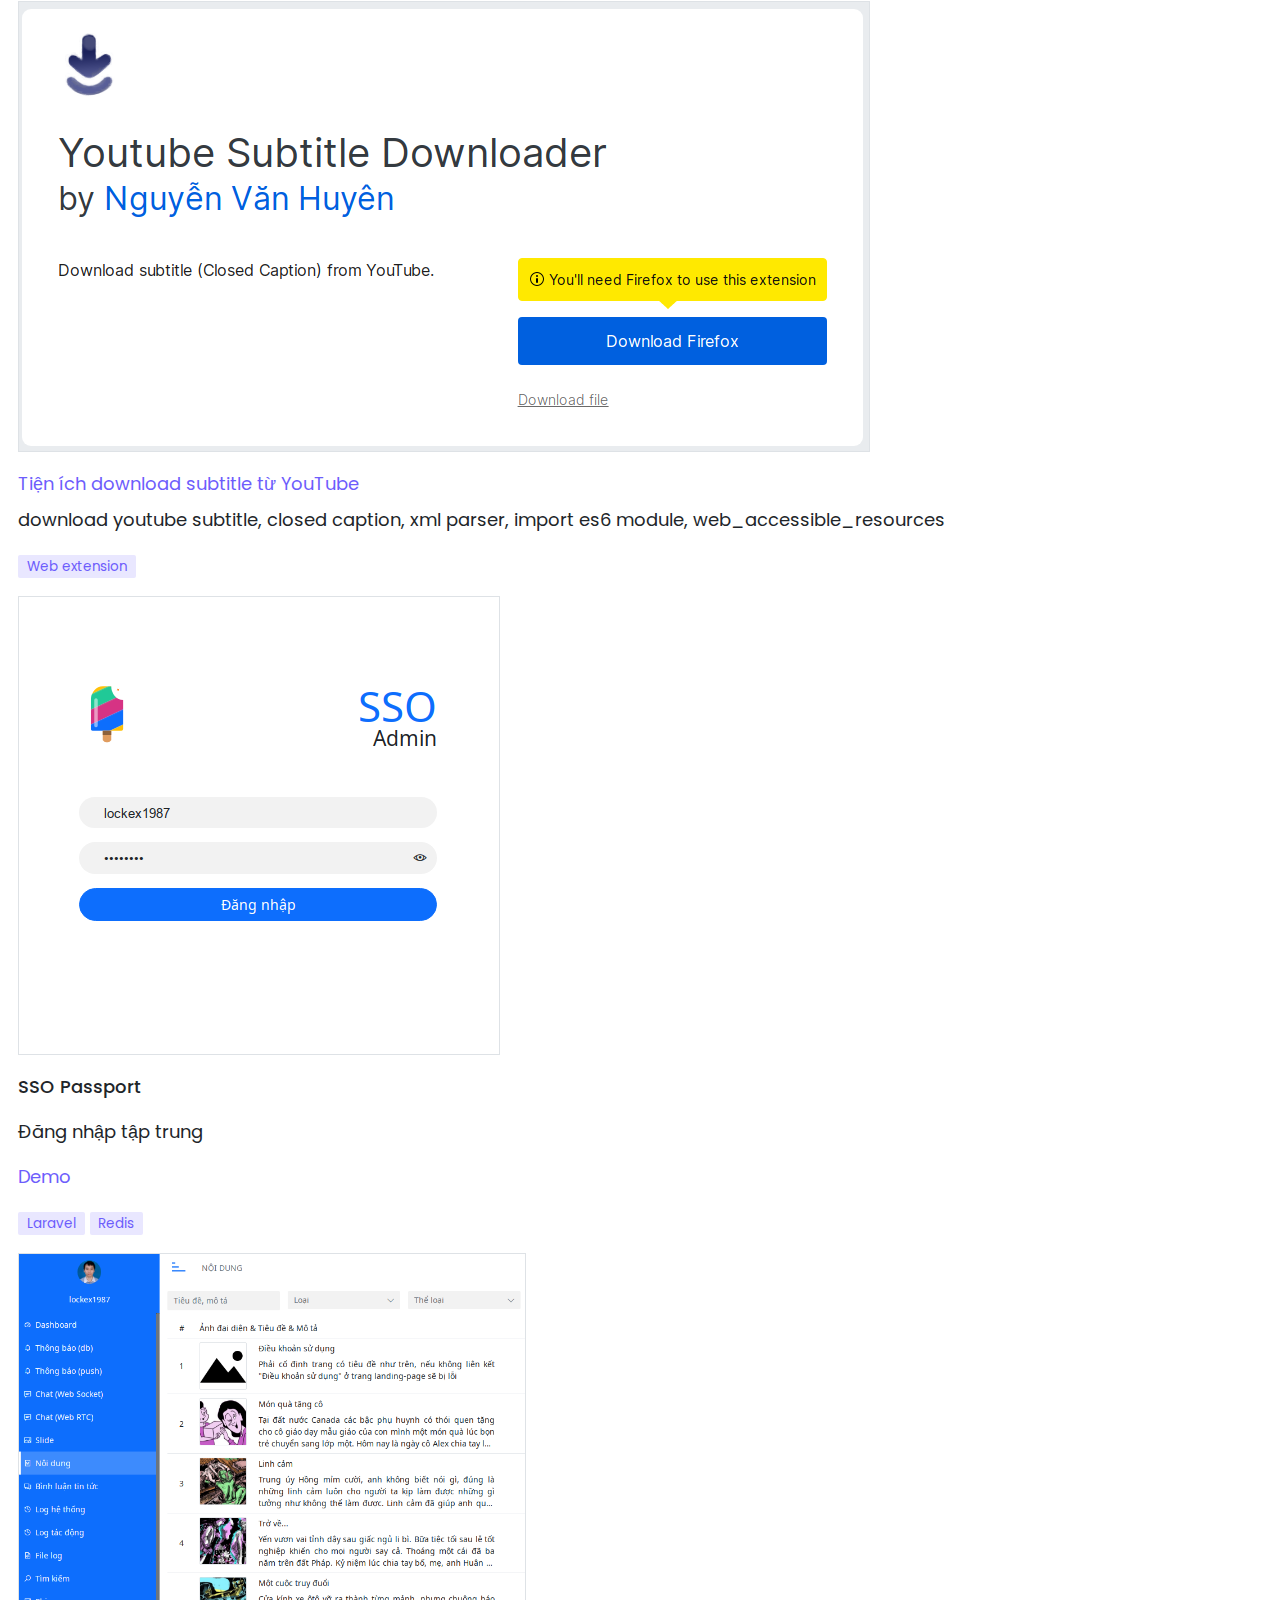
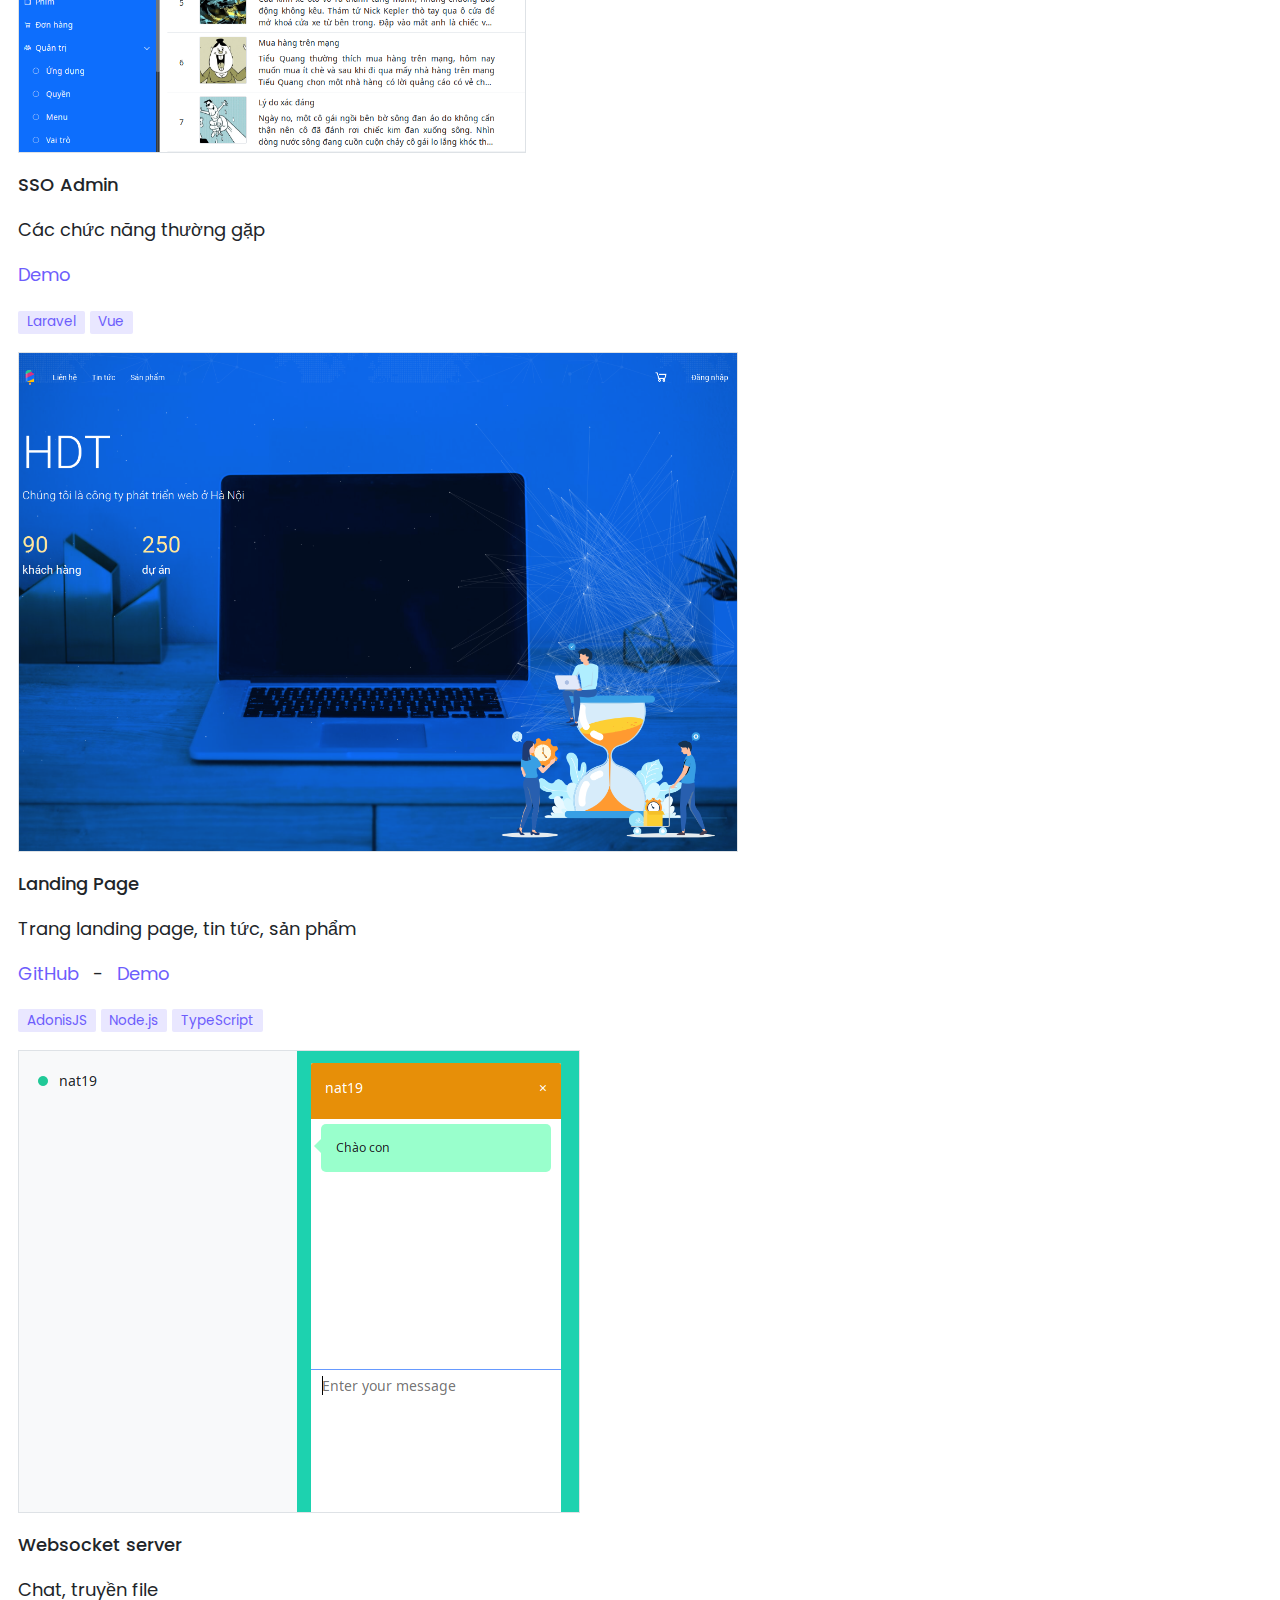
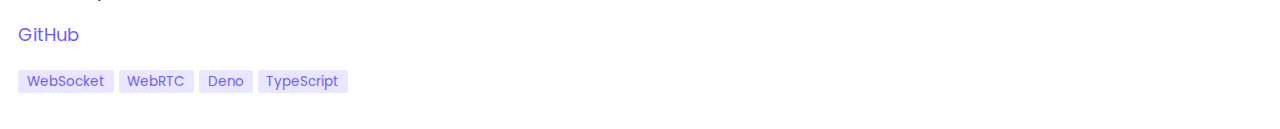
<file: cv.html>
<!DOCTYPE html>
<html>
<head>
    <meta charset="UTF-8" />
    <meta name="viewport" content="width=device-width, initial-scale=1.0" />
    <title>My CV</title> <!-- HTML of CV to export into PDF -->
    <link rel="icon" href="images/logo.svg" />
    <link rel="stylesheet" href="css/style.css" />
    <link rel="stylesheet" href="https://fonts.googleapis.com/css?family=Poppins:400,300,500&amp;display=swap" />
    <link rel="stylesheet" href="libs/line-awesome/css/line-awesome.min.css" />
    <link rel="stylesheet" href="css/home-page.css" />
</head>

<body class="p-3">
<!-- Page 1 -->
<div class="break-after" style="padding-top: 160px">
    <div>
        <div class="text-center">
            <img class="avatar rounded-circle mb-4" src="images/nvh/huyennv9c.png" />

            <div class="text-danger-x font-weight-300 font-size-1.5 text-uppercase text-nowrap">
                Nguyen Van Huyen
            </div>

            <div class="text-warning-x mb-4">
                Full-stack Web Developer
            </div>
        </div>

        <!-- Detail infomation -->
        <div class="mb-5 row mx-auto" style="max-width: 580px;">
            <div class="py-2 col-6">
                <a class="text-decoration-none text-primary" href="mailto:lockex1987@gmail.com">
                    <i class="me-2 la la-envelope"></i>
                    lockex1987@gmail.com
                </a>
            </div>

            <div class="py-2 col-6">
                <a class="text-decoration-none text-primary" href="tel:0386519125">
                    <i class="me-2 la la-phone"></i>
                    038-651-9125
                </a>
            </div>

            <div class="py-2 col-6">
                <a class="text-decoration-none text-primary" href="https://lockex1987.com/" target="_blank">
                    <!--i class="me-2 la la-home"></i-->
                    <svg
                        viewBox="64 64 896 896"
                        style="width: 1rem; height: 1rem;"
                        class="me-2"
                        fill="currentColor"
                    >
                        <path d="M854.4 800.9c.2-.3.5-.6.7-.9C920.6 722.1 960 621.7 960 512s-39.4-210.1-104.8-288c-.2-.3-.5-.5-.7-.8-1.1-1.3-2.1-2.5-3.2-3.7-.4-.5-.8-.9-1.2-1.4l-4.1-4.7-.1-.1c-1.5-1.7-3.1-3.4-4.6-5.1l-.1-.1c-3.2-3.4-6.4-6.8-9.7-10.1l-.1-.1-4.8-4.8-.3-.3c-1.5-1.5-3-2.9-4.5-4.3-.5-.5-1-1-1.6-1.5-1-1-2-1.9-3-2.8-.3-.3-.7-.6-1-1C736.4 109.2 629.5 64 512 64s-224.4 45.2-304.3 119.2c-.3.3-.7.6-1 1-1 .9-2 1.9-3 2.9-.5.5-1 1-1.6 1.5-1.5 1.4-3 2.9-4.5 4.3l-.3.3-4.8 4.8-.1.1c-3.3 3.3-6.5 6.7-9.7 10.1l-.1.1c-1.6 1.7-3.1 3.4-4.6 5.1l-.1.1c-1.4 1.5-2.8 3.1-4.1 4.7-.4.5-.8.9-1.2 1.4-1.1 1.2-2.1 2.5-3.2 3.7-.2.3-.5.5-.7.8C103.4 301.9 64 402.3 64 512s39.4 210.1 104.8 288c.2.3.5.6.7.9l3.1 3.7c.4.5.8.9 1.2 1.4l4.1 4.7c0 .1.1.1.1.2 1.5 1.7 3 3.4 4.6 5l.1.1c3.2 3.4 6.4 6.8 9.6 10.1l.1.1c1.6 1.6 3.1 3.2 4.7 4.7l.3.3c3.3 3.3 6.7 6.5 10.1 9.6 80.1 74 187 119.2 304.5 119.2s224.4-45.2 304.3-119.2a300 300 0 0 0 10-9.6l.3-.3c1.6-1.6 3.2-3.1 4.7-4.7l.1-.1c3.3-3.3 6.5-6.7 9.6-10.1l.1-.1c1.5-1.7 3.1-3.3 4.6-5 0-.1.1-.1.1-.2 1.4-1.5 2.8-3.1 4.1-4.7.4-.5.8-.9 1.2-1.4a99 99 0 0 0 3.3-3.7zm4.1-142.6c-13.8 32.6-32 62.8-54.2 90.2a444.07 444.07 0 0 0-81.5-55.9c11.6-46.9 18.8-98.4 20.7-152.6H887c-3 40.9-12.6 80.6-28.5 118.3zM887 484H743.5c-1.9-54.2-9.1-105.7-20.7-152.6 29.3-15.6 56.6-34.4 81.5-55.9A373.86 373.86 0 0 1 887 484zM658.3 165.5c39.7 16.8 75.8 40 107.6 69.2a394.72 394.72 0 0 1-59.4 41.8c-15.7-45-35.8-84.1-59.2-115.4 3.7 1.4 7.4 2.9 11 4.4zm-90.6 700.6c-9.2 7.2-18.4 12.7-27.7 16.4V697a389.1 389.1 0 0 1 115.7 26.2c-8.3 24.6-17.9 47.3-29 67.8-17.4 32.4-37.8 58.3-59 75.1zm59-633.1c11 20.6 20.7 43.3 29 67.8A389.1 389.1 0 0 1 540 327V141.6c9.2 3.7 18.5 9.1 27.7 16.4 21.2 16.7 41.6 42.6 59 75zM540 640.9V540h147.5c-1.6 44.2-7.1 87.1-16.3 127.8l-.3 1.2A445.02 445.02 0 0 0 540 640.9zm0-156.9V383.1c45.8-2.8 89.8-12.5 130.9-28.1l.3 1.2c9.2 40.7 14.7 83.5 16.3 127.8H540zm-56 56v100.9c-45.8 2.8-89.8 12.5-130.9 28.1l-.3-1.2c-9.2-40.7-14.7-83.5-16.3-127.8H484zm-147.5-56c1.6-44.2 7.1-87.1 16.3-127.8l.3-1.2c41.1 15.6 85 25.3 130.9 28.1V484H336.5zM484 697v185.4c-9.2-3.7-18.5-9.1-27.7-16.4-21.2-16.7-41.7-42.7-59.1-75.1-11-20.6-20.7-43.3-29-67.8 37.2-14.6 75.9-23.3 115.8-26.1zm0-370a389.1 389.1 0 0 1-115.7-26.2c8.3-24.6 17.9-47.3 29-67.8 17.4-32.4 37.8-58.4 59.1-75.1 9.2-7.2 18.4-12.7 27.7-16.4V327zM365.7 165.5c3.7-1.5 7.3-3 11-4.4-23.4 31.3-43.5 70.4-59.2 115.4-21-12-40.9-26-59.4-41.8 31.8-29.2 67.9-52.4 107.6-69.2zM165.5 365.7c13.8-32.6 32-62.8 54.2-90.2 24.9 21.5 52.2 40.3 81.5 55.9-11.6 46.9-18.8 98.4-20.7 152.6H137c3-40.9 12.6-80.6 28.5-118.3zM137 540h143.5c1.9 54.2 9.1 105.7 20.7 152.6a444.07 444.07 0 0 0-81.5 55.9A373.86 373.86 0 0 1 137 540zm228.7 318.5c-39.7-16.8-75.8-40-107.6-69.2 18.5-15.8 38.4-29.7 59.4-41.8 15.7 45 35.8 84.1 59.2 115.4-3.7-1.4-7.4-2.9-11-4.4zm292.6 0c-3.7 1.5-7.3 3-11 4.4 23.4-31.3 43.5-70.4 59.2-115.4 21 12 40.9 26 59.4 41.8a373.81 373.81 0 0 1-107.6 69.2z"></path>
                    </svg>
                    lockex1987.com
                </a>
            </div>

            <div class="py-2 col-6">
                <a class="text-decoration-none text-primary" href="https://github.com/lockex1987" target="_blank">
                    <i class="me-2 lab la-github"></i>
                    github.com/lockex1987
                </a>
            </div>

            <div class="py-2 col-6">
                <a class="text-decoration-none text-primary" href="https://viblo.asia/u/lockex1987" target="_blank">
                    <!--img src="images/programming/viblo.svg"
                    style="width: 1rem; height: 1rem;"
                    class="me-2"/-->

                    <svg xmlns="http://www.w3.org/2000/svg" viewBox="0 0 24 24" style="width: 1rem; height: 1rem;" class="me-2">
                        <polygon fill="currentColor" points="10.92 17.23 12.88 17.23 18.37 3.98 16.4 3.98 13.42 11.16 10.34 11.16 7.37 3.98 5.41 3.98 10.92 17.23"/>
                        <polygon fill="currentColor" points="6.19 20.02 17.58 20.02 17.58 18.36 6.19 18.36 6.19 20.02"/>
                    </svg>
                    viblo.asia/u/lockex1987
                </a>
            </div>

            <div class="py-2 col-6">
                <span class="text-primary">
                    <i class="me-2 la la-birthday-cake"></i>
                    1987
                </span>
            </div>

            <div class="py-2 col-6">
                <span class="text-primary">
                    <i class="me-2 la la-map-marker"></i>
                    Hanoi, Vietnam
                </span>
            </div>

            <div class="py-2 col-6 d-none">
                <a class="text-decoration-none text-primary" href="https://www.facebook.com/vanhuyen.nguyen.9638" target="_blank">
                    <i class="me-2 la la-facebook"></i>
                    vanhuyen.nguyen.9638
                </a>
            </div>
        </div>

        <!-- Summary -->
        <div class="summary text-center mx-auto mb-3">
            I'm a developer, a web enthusiast.
            I've been working since 2009.
            My passion is building web applications that are useful, secure, high performance.
        </div>
    </div>
</div>


<!-- Page 2: Timeline -->
<div class="timeline position-relative break-after mb-3">
    <div class="timeline-container">
        <div class="timeline-content bg-white">
            <div class="mb-3">
                09/2005 - 07/2009
            </div>

            <div class="mb-3">
                <img src="images/company/coltech.png" />
            </div>

            <div>
                VNU University of Engineering and Technology
            </div>
        </div>
    </div>

    <div class="timeline-container">
        <div class="timeline-content bg-white">
            <div class="mb-3">
                08/2009 - 03/2016
            </div>

            <div class="mb-3">
                <img src="images/company/viettel.svg" />
            </div>

            <div>
                Viettel Software
            </div>
        </div>
    </div>
    
    <div class="timeline-container">
        <div class="timeline-content bg-white">
            <div class="mb-3">
                05/2016 - 07/2016
            </div>

            <div class="mb-3">
                <img src="images/company/imip.png" />
            </div>

            <div>
                IMIP Technology And Solution Consultancy
            </div>
        </div>
    </div>
    
    <div class="timeline-container">
        <div class="timeline-content bg-white">
            <div class="mb-3">
                08/2016 - 03/2017
            </div>

            <div class="mb-3">
                <img src="images/company/ifi solution.png" />
            </div>

            <div>
                <a href="https://www.ifisolution.com/" target="_blank">
                    IFI Solutions
                </a>
            </div>
        </div>
    </div>

    <div class="timeline-container">
        <div class="timeline-content bg-white">
            <div class="mb-3">
                04/2017 - present
            </div>

            <div class="mb-3">
                <img src="images/company/vtcc.png" />
            </div>

            <div>
                <a href="https://vtcc.vn/" target="_blank">
                    Viettel Cyberspace Center
                </a>
            </div>
        </div>
    </div>
</div>


<!-- Page 3: Tech stack + Skills -->
<div class="break-after">
    <div class="skills mb-5">
        <div class="font-weight-500 text-center mb-4">
            Tech stack that I use:
        </div>

        <div class="text-center mx-auto" style="max-width: 29rem">
            <img src="images/programming/highcharts.svg" class="tech-logo-1" />
            <img src="images/programming/bootstrap.svg" class="tech-logo-1" />
            <img src="images/programming/vue.svg" class="tech-logo-1" />
            <img src="images/programming/deprecated/react.svg" class="tech-logo-1" />
            <img src="images/programming/deprecated/typescript.svg" class="tech-logo-1" />
            <img src="images/programming/deprecated/js.svg" class="tech-logo-1" />
            <img src="images/programming/deprecated/deno.svg" class="tech-logo-1" />
            <img src="images/programming/node.js.svg" class="tech-logo-1" />
            <img src="images/programming/deprecated/adonisjs.svg" class="tech-logo-1" />
            <img src="images/programming/deprecated/express.svg" class="tech-logo-1" />
            <img src="images/programming/deprecated/laravel-mix.svg" class="tech-logo-1" />
            <img src="images/programming/deprecated/webpack.svg" class="tech-logo-1" />
            <img src="images/programming/eslint.svg" class="tech-logo-1" />
            <img src="images/programming/vscode.svg" class="tech-logo-1" />
            <img src="images/programming/deprecated/mariadb.svg" class="tech-logo-1" />
            <img src="images/programming/deprecated/elasticsearch.svg" class="tech-logo-1" />
            <img src="images/programming/deprecated/mongodb.svg" class="tech-logo-1" />
            <img src="images/programming/redis.svg" class="tech-logo-1" />
            <img src="images/programming/ubuntu.svg" class="tech-logo-1" />
            <img src="images/programming/nginx.svg" class="tech-logo-1" />
        </div>
    </div>

    <div>
        <div class="font-weight-500 text-center mb-4">
            My values:
        </div>

        <ul>
            <li>
                Aware of security, prevent popular threats by check-list
            </li>
            <li>
                High performance, fast response, cheap and lightweight resource
            </li>
            <li>
                Clean, readable, maintainable code
            </li>
            <li>
                English: TOEIC Certificate with a score of 860 (take on 26/08/2020)
            </li>
            <li>
                Progressive learner
            </li>
            <li>
                A dedicated person with assigned work
            </li>
        </ul>
    </div>
</div>


<!-- Page 4: Porfolio gallery + selected blog posts with thumbnail images -->
<div class="break-after">
    <div class="font-weight-500 text-center mb-4">
        Portfolio
    </div>

    <div>
        <div class="avoid-break break-after">
            <div class="mb-3">
                <img class="img-fluid border" style="max-height: 500px" src="images/portfolio/radio-online.png" />
            </div>

            <div class="mb-3 font-weight-500">
                Radio Online
            </div>

            <div class="mb-3">
                Nghe đài phát thanh.
            </div>

            <div class="mb-3">
                <a href="https://github.com/lockex1987/radio-online" target="_blank">
                    GitHub
                </a>
            </div>

            <div class="mb-3">
                <span class="badge bg-soft-primary text-primary font-weight-400">
                    streaming
                </span>
                <span class="badge bg-soft-primary text-primary font-weight-400">
                    m3u8
                </span>
                <span class="badge bg-soft-primary text-primary font-weight-400">
                    hls
                </span>
                <span class="badge bg-soft-primary text-primary font-weight-400">
                    aacp
                </span>
                <span class="badge bg-soft-primary text-primary font-weight-400">
                    visualization
                </span>
            </div>
        </div>

        <div class="avoid-break break-after">
            <div class="mb-3">
                <img class="img-fluid border" style="max-height: 500px" src="images/portfolio/rename.png" />
            </div>

            <div class="mb-3 font-weight-500">
                Rename
            </div>

            <div class="mb-3">
                Chuẩn hóa, đổi tên file hàng loạt. Nén và giải nén các file truyện tranh.
            </div>

            <div class="mb-3">
                <a href="https://lockex1987.com/posts/php%20-%20rename/" target="_blank">
                    GitHub
                </a>
            </div>

            <div class="mb-3">
                <span class="badge bg-soft-primary text-primary font-weight-400">
                    Bash
                </span>
                <span class="badge bg-soft-primary text-primary font-weight-400">
                    PHP Phar
                </span>
                <span class="badge bg-soft-primary text-primary font-weight-400">
                    Deno
                </span>
            </div>
        </div>

        <div class="avoid-break break-after">
            <div class="mb-3">
                <img class="img-fluid border" style="max-height: 500px" src="images/portfolio/my_family.png" />
            </div>

            <div class="mb-3">
                <a href="https://lockex1987.com/posts/project%20-%20my%20family/" target="_blank">
                    My Family
                </a>
            </div>

            <div class="mb-3">
                Cây phả hệ
            </div>

            <div class="mb-3">
                <span class="badge bg-soft-primary text-primary font-weight-400">
                    JS
                </span>
            </div>
        </div>

        <div class="avoid-break break-after">
            <div class="mb-3">
                <img class="img-fluid border" style="max-height: 500px" src="images/portfolio/learn_three.js.png" />
            </div>

            <div class="mb-3">
                <a href="https://github.com/lockex1987/learn-threejs" target="_blank">
                    Three.js
                </a>
            </div>

            <div class="mb-3">
                Tự tạo ebook
            </div>

            <div class="mb-3">
                <span class="badge bg-soft-primary text-primary font-weight-400">
                    Three.js
                </span>
                <span class="badge bg-soft-primary text-primary font-weight-400">
                    3D
                </span>
            </div>
        </div>

        <div class="avoid-break break-after">
            <div class="mb-3">
                <img class="img-fluid border" style="max-height: 500px" src="images/portfolio/lich_cua_toi.png" />
            </div>

            <div class="mb-3">
                <a href="https://lockex1987.com/posts/project%20-%20lich%20cua%20toi/" target="_blank">
                    Lịch của tôi
                </a>
            </div>

            <div class="mb-3">
                Âm lịch, thông báo ngày lễ / ngày sinh nhật.
            </div>

            <div class="mb-3">
                <span class="badge bg-soft-primary text-primary font-weight-400">
                    Progressive Web App
                </span>
                <span class="badge bg-soft-primary text-primary font-weight-400">
                    PWA
                </span>
                <span class="badge bg-soft-primary text-primary font-weight-400">
                    Push notification
                </span>
            </div>
        </div>

        <div class="avoid-break break-after">
            <div class="mb-3">
                <img class="img-fluid border" style="max-height: 500px" src="images/portfolio/batch_downloader.png" />
            </div>

            <div class="mb-3">
                <a href="https://lockex1987.com/posts/webext%20-%20batch%20downloader/" target="_blank">
                    Batch downloader
                </a>
            </div>

            <div class="mb-3">
                Tiện ích download file hàng loạt, php, curl
            </div>

            <div class="mb-3">
                <span class="badge bg-soft-primary text-primary font-weight-400">
                    Web extension
                </span>
            </div>
        </div>

        <div class="avoid-break break-after">
            <div class="mb-3">
                <img class="img-fluid border" style="max-height: 500px" src="images/portfolio/cloud_downloader.png" />
            </div>

            <div class="mb-3">
                <a href="https://lockex1987.com/posts/webext%20-%20cloud%20downloader/" target="_blank">
                    Cloud downloader
                </a>
            </div>

            <div class="mb-3">
                usercloud, zippyshare, fshare, mega, tự động điều chỉnh độ cao của textarea cho khớp với nội dung, auto grow, scrollHeight
            </div>

            <div class="mb-3">
                <span class="badge bg-soft-primary text-primary font-weight-400">
                    Web extension
                </span>
            </div>
        </div>

        <div class="avoid-break break-after">
            <div class="mb-3">
                <img class="img-fluid border" style="max-height: 500px" src="images/portfolio/media_player.png" />
            </div>

            <div class="mb-3">
                <a href="https://lockex1987.com/posts/project%20-%20media%20player/" target="_blank">
                    Media player
                </a>
            </div>

            <div class="mb-3">
                audio, video, subtitle, srt, lyric, lrc, karaoke, svg, fullscreen, vue, lock screen orientation
            </div>

            <div class="mb-3">
                <span class="badge bg-soft-primary text-primary font-weight-400">
                    JS
                </span>
                <span class="badge bg-soft-primary text-primary font-weight-400">
                    Vue
                </span>
            </div>
        </div>

        <div class="avoid-break break-after">
            <div class="mb-3">
                <img class="img-fluid border" style="max-height: 500px" src="images/portfolio/youtube_subtitle_downloader.png" />
            </div>

            <div class="mb-2">
                <a href="https://lockex1987.com/posts/webext%20-%20youtube%20subtitle%20downloader/" target="_blank">
                    Tiện ích download subtitle từ YouTube
                </a>
            </div>

            <div class="mb-3">
                download youtube subtitle, closed caption, xml parser, import es6 module, web_accessible_resources
            </div>

            <div class="mb-3">
                <span class="badge bg-soft-primary text-primary font-weight-400">
                    Web extension
                </span>
            </div>
        </div>

        <div class="avoid-break break-after">
            <div class="mb-3">
                <img class="img-fluid border" style="max-height: 500px" src="images/portfolio/sso_passport.png" />
            </div>

            <div class="mb-3 font-weight-500">
                SSO Passport
            </div>

            <div class="mb-3">
                Đăng nhập tập trung
            </div>

            <div class="mb-3">
                <a href="https://sso-passport.lockex1987.com" target="_blank">
                    Demo
                </a>
            </div>

            <div class="mb-3">
                <span class="badge bg-soft-primary text-primary font-weight-400">
                    Laravel
                </span>
                <span class="badge bg-soft-primary text-primary font-weight-400">
                    Redis
                </span>
            </div>
        </div>

        <div class="avoid-break break-after">
            <div class="mb-3">
                <img class="img-fluid border" style="max-height: 500px" src="images/portfolio/sso_admin.png" />
            </div>

            <div class="mb-3 font-weight-500">
                SSO Admin
            </div>

            <div class="mb-3">
                Các chức năng thường gặp
            </div>

            <div class="mb-3">
                <a href="https://sso-admin.lockex1987.com" target="_blank">
                    Demo
                </a>
            </div>

            <div class="mb-3">
                <span class="badge bg-soft-primary text-primary font-weight-400">
                    Laravel
                </span>
                <span class="badge bg-soft-primary text-primary font-weight-400">
                    Vue
                </span>
            </div>
        </div>

        <div class="avoid-break break-after">
            <div class="mb-3">
                <img class="img-fluid border" style="max-height: 500px" src="images/portfolio/landing_page.png" />
            </div>

            <div class="mb-3 font-weight-500">
                Landing Page
            </div>

            <div class="mb-3">
                Trang landing page, tin tức, sản phẩm
            </div>

            <div class="mb-3">
                <a href="https://github.com/lockex1987/landing-page" target="_blank">
                    GitHub
                </a>
                <span class="mx-2">-</span>
                <a href="https://landing-page.lockex1987.com" target="_blank">
                    Demo
                </a>
            </div>

            <div class="mb-3">
                <span class="badge bg-soft-primary text-primary font-weight-400">
                    AdonisJS
                </span>
                <span class="badge bg-soft-primary text-primary font-weight-400">
                    Node.js
                </span>
                <span class="badge bg-soft-primary text-primary font-weight-400">
                    TypeScript
                </span>
            </div>
        </div>

        <div class="avoid-break break-after">
            <div class="mb-3">
                <img class="img-fluid border" style="max-height: 500px" src="images/portfolio/websocket_server.png" />
            </div>

            <div class="mb-3 font-weight-500">
                Websocket server
            </div>

            <div class="mb-3">
                Chat, truyền file
            </div>

            <div class="mb-3">
                <a href="https://github.com/lockex1987/websocket-server" target="_blank">
                    GitHub
                </a>
            </div>

            <div class="mb-3">
                <span class="badge bg-soft-primary text-primary font-weight-400">
                    WebSocket
                </span>
                <span class="badge bg-soft-primary text-primary font-weight-400">
                    WebRTC
                </span>
                <span class="badge bg-soft-primary text-primary font-weight-400">
                    Deno
                </span>
                <span class="badge bg-soft-primary text-primary font-weight-400">
                    TypeScript
                </span>
            </div>
        </div>
    </div>
</div>
</body>
</html>
</file>
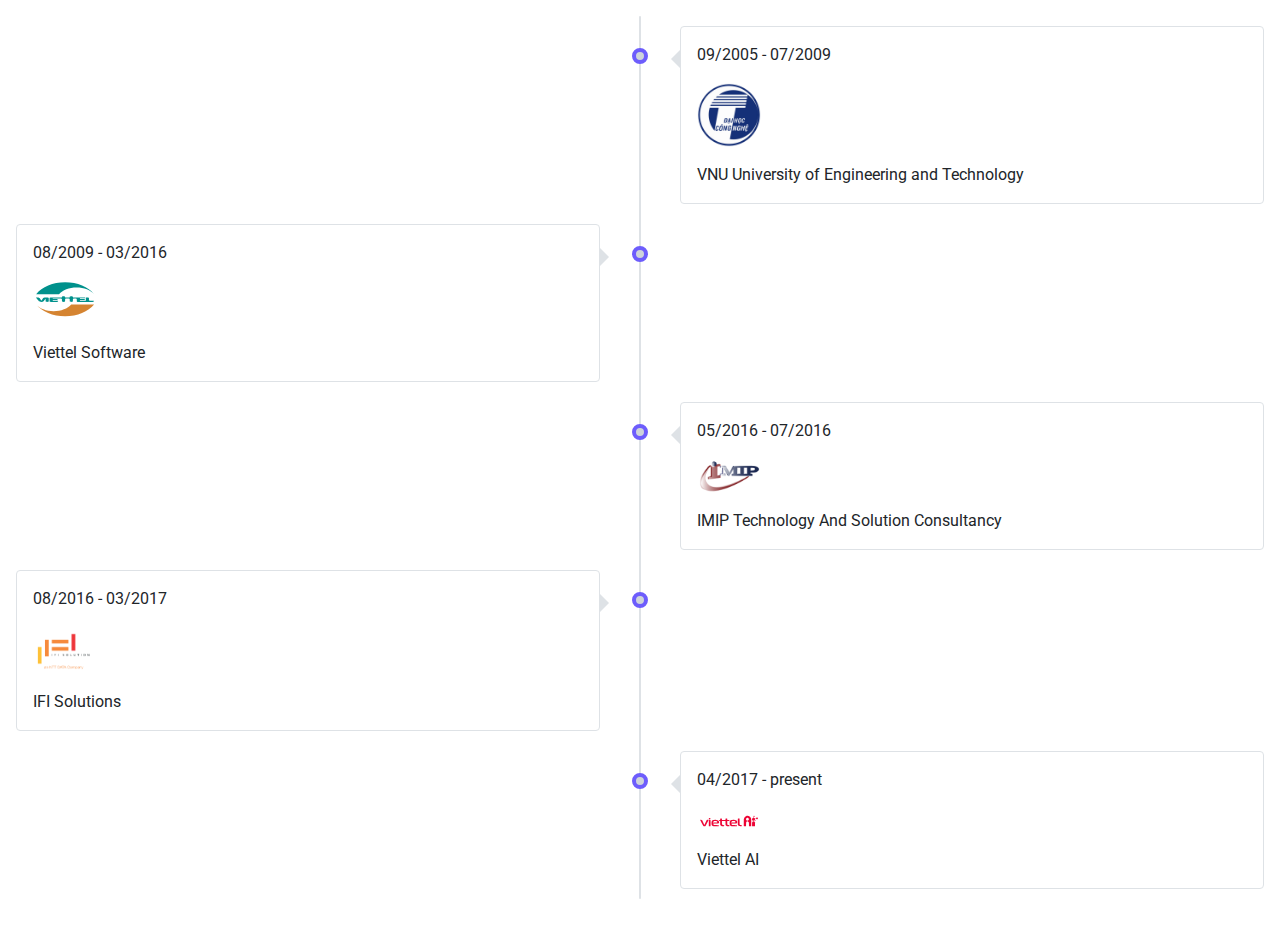
<file: timeline.html>
<!DOCTYPE html>
<html>
<head>
    <meta charset="UTF-8" />
    <meta name="viewport" content="width=device-width, initial-scale=1.0" />
    <title>Timeline</title>
    <link rel="icon" href="images/logo.svg" />
    <link rel="stylesheet" href="css/style.css" />
    <link rel="stylesheet" href="css/timeline.css" />
</head>

<body class="p-3">
<!-- Page 2: Timeline -->
<div class="break-after mb-3">
    <div class="timeline position-relative">
        <!-- TODO: Setup max-width in wide screen -->
        <div class="timeline-container bounce-in">
            <div class="timeline-content bg-white">
                <div class="mb-3">
                    09/2005 - 07/2009
                </div>

                <div class="mb-3">
                    <img src="images/company/coltech.png" />
                </div>

                <div>
                    VNU University of Engineering and Technology
                </div>
            </div>
        </div>

        <div class="timeline-container bounce-in">
            <div class="timeline-content bg-white">
                <div class="mb-3">
                    08/2009 - 03/2016
                </div>

                <div class="mb-3">
                    <img src="images/company/viettel.svg" />
                </div>

                <div>
                    Viettel Software
                </div>
            </div>
        </div>
        
        <div class="timeline-container bounce-in">
            <div class="timeline-content bg-white">
                <div class="mb-3">
                    05/2016 - 07/2016
                </div>

                <div class="mb-3">
                    <img src="images/company/imip.png" />
                </div>

                <div>
                    IMIP Technology And Solution Consultancy
                </div>
            </div>
        </div>
        
        <div class="timeline-container bounce-in">
            <div class="timeline-content bg-white">
                <div class="mb-3">
                    08/2016 - 03/2017
                </div>

                <div class="mb-3">
                    <img src="images/company/ifi solution.png" />
                </div>

                <div>
                    IFI Solutions
                </div>
            </div>
        </div>

        <div class="timeline-container bounce-in">
            <div class="timeline-content bg-white">
                <div class="mb-3">
                    04/2017 - present
                </div>

                <div class="mb-3">
                    <img src="images/company/viettel-ai.svg" />
                </div>

                <div>
                    Viettel AI
                </div>
            </div>
        </div>
    </div>
</div>
</body>
</html>
</file>
<file: css/home-page.css>
html{font-size:18px}article{margin:0 auto;padding:1rem;max-width:767px}.logo-card{height:100dvh}@media(min-width: 768px){.logo-card{height:auto}}.avatar{width:235px;height:298px}.logo{max-width:2rem}.summary{max-width:500px}.menu a{border-bottom:#20c997 dashed 1px}.skills .tech-logo-1{height:3rem;-o-object-fit:contain;object-fit:contain;margin:.5rem;vertical-align:baseline}.skills .tech-logo-2{height:1rem;-o-object-fit:contain;object-fit:contain;margin:.5rem;vertical-align:baseline;display:none}.skills .tech-logo-3{height:1rem;-o-object-fit:contain;object-fit:contain;margin:.5rem;vertical-align:baseline;display:none;filter:grayscale(1)}.timeline::after{content:"";position:absolute;width:2px;background-color:#dee2e6;top:0;bottom:0;left:31px;margin-left:-1px;border-radius:4px}@media(min-width: 768px){.timeline::after{left:50%}}.timeline .timeline-container{position:relative;width:100%;padding:10px 25px 10px 70px}@media(min-width: 768px){.timeline .timeline-container{width:50%}}.timeline .timeline-container::after{content:"";position:absolute;width:16px;height:16px;left:23px;top:32px;background-color:#ced4da;border:4px solid #6d5dfc;border-radius:50%;z-index:1}.timeline .timeline-container .timeline-content{padding:1rem;border:1px solid #dee2e6;border-radius:.25rem;position:relative;background-color:#f7f8fa}.timeline .timeline-container .timeline-content img{width:4rem}.timeline .timeline-container .timeline-content ul{display:none}.timeline .timeline-container .timeline-content::before{content:" ";height:0;position:absolute;top:22px;width:0;z-index:1;border:medium solid #dee2e6;right:100%;border-width:10px 10px 10px 0;border-color:rgba(0,0,0,0) #dee2e6 rgba(0,0,0,0) rgba(0,0,0,0)}@media(min-width: 768px){.timeline .timeline-container:nth-child(even){left:0;padding:10px 40px 10px 0}.timeline .timeline-container:nth-child(even) .timeline-content::before{left:100%;right:unset;border-width:10px 0 10px 10px;border-color:rgba(0,0,0,0) rgba(0,0,0,0) rgba(0,0,0,0) #dee2e6}.timeline .timeline-container:nth-child(even)::after{left:unset;right:-8px}.timeline .timeline-container:nth-child(odd){left:50%;padding:10px 0 10px 40px}.timeline .timeline-container:nth-child(odd) .timeline-content::before{border-width:10px 10px 10px 0;border-color:rgba(0,0,0,0) #dee2e6 rgba(0,0,0,0) rgba(0,0,0,0)}.timeline .timeline-container:nth-child(odd)::after{left:-8px}}.timeline-container.bounce-in::after{-webkit-animation:cd-bounce-1 .6s;animation:cd-bounce-1 .6s}.timeline-container.bounce-in .timeline-content{-webkit-animation:cd-bounce-2 .6s;animation:cd-bounce-2 .6s}@media(min-width: 768px){.timeline-container.bounce-in:nth-child(even) .timeline-content{-webkit-animation:cd-bounce-2-inverse .6s;animation:cd-bounce-2-inverse .6s}}@-webkit-keyframes cd-bounce-1{0%{opacity:0;transform:scale(0.5)}60%{opacity:1;transform:scale(1.2)}100%{transform:scale(1)}}@keyframes cd-bounce-1{0%{opacity:0;transform:scale(0.5)}60%{opacity:1;transform:scale(1.2)}100%{transform:scale(1)}}@-webkit-keyframes cd-bounce-2{0%{opacity:0;transform:translateX(-50px)}60%{opacity:1;transform:translateX(10px)}100%{transform:translateX(0)}}@keyframes cd-bounce-2{0%{opacity:0;transform:translateX(-50px)}60%{opacity:1;transform:translateX(10px)}100%{transform:translateX(0)}}@-webkit-keyframes cd-bounce-2-inverse{0%{opacity:0;transform:translateX(50px)}60%{opacity:1;transform:translateX(-10px)}100%{transform:translateX(0)}}@keyframes cd-bounce-2-inverse{0%{opacity:0;transform:translateX(50px)}60%{opacity:1;transform:translateX(-10px)}100%{transform:translateX(0)}}body{font-family:"Poppins",sans-serif}@media print{body{margin:0}.break-after{page-break-after:always}.avoid-break{page-break-inside:avoid}.hide-when-print{display:none}}.neumorphism-box{box-shadow:.2rem .2rem .2rem #c8d0e7,-0.2rem -0.2rem .2rem #eee}/*# sourceMappingURL=home-page.css.map */
</file>
<file: css/timeline.css>
.timeline::after{content:"";position:absolute;width:2px;background-color:#dee2e6;top:0;bottom:0;left:31px;margin-left:-1px;border-radius:4px}@media(min-width: 768px){.timeline::after{left:50%}}.timeline .timeline-container{position:relative;width:100%;padding:10px 25px 10px 70px}@media(min-width: 768px){.timeline .timeline-container{width:50%}}.timeline .timeline-container::after{content:"";position:absolute;width:16px;height:16px;left:23px;top:32px;background-color:#ced4da;border:4px solid #6d5dfc;border-radius:50%;z-index:1}.timeline .timeline-container .timeline-content{padding:1rem;border:1px solid #dee2e6;border-radius:.25rem;position:relative;background-color:#f7f8fa}.timeline .timeline-container .timeline-content img{width:4rem}.timeline .timeline-container .timeline-content ul{display:none}.timeline .timeline-container .timeline-content::before{content:" ";height:0;position:absolute;top:22px;width:0;z-index:1;border:medium solid #dee2e6;right:100%;border-width:10px 10px 10px 0;border-color:rgba(0,0,0,0) #dee2e6 rgba(0,0,0,0) rgba(0,0,0,0)}@media(min-width: 768px){.timeline .timeline-container:nth-child(even){left:0;padding:10px 40px 10px 0}.timeline .timeline-container:nth-child(even) .timeline-content::before{left:100%;right:unset;border-width:10px 0 10px 10px;border-color:rgba(0,0,0,0) rgba(0,0,0,0) rgba(0,0,0,0) #dee2e6}.timeline .timeline-container:nth-child(even)::after{left:unset;right:-8px}.timeline .timeline-container:nth-child(odd){left:50%;padding:10px 0 10px 40px}.timeline .timeline-container:nth-child(odd) .timeline-content::before{border-width:10px 10px 10px 0;border-color:rgba(0,0,0,0) #dee2e6 rgba(0,0,0,0) rgba(0,0,0,0)}.timeline .timeline-container:nth-child(odd)::after{left:-8px}}.timeline-container.bounce-in::after{animation:cd-bounce-1 .6s}.timeline-container.bounce-in .timeline-content{animation:cd-bounce-2 .6s}@media(min-width: 768px){.timeline-container.bounce-in:nth-child(even) .timeline-content{animation:cd-bounce-2-inverse .6s}}@keyframes cd-bounce-1{0%{opacity:0;transform:scale(0.5)}60%{opacity:1;transform:scale(1.2)}100%{transform:scale(1)}}@keyframes cd-bounce-2{0%{opacity:0;transform:translateX(-50px)}60%{opacity:1;transform:translateX(10px)}100%{transform:translateX(0)}}@keyframes cd-bounce-2-inverse{0%{opacity:0;transform:translateX(50px)}60%{opacity:1;transform:translateX(-10px)}100%{transform:translateX(0)}}/*# sourceMappingURL=timeline.css.map */
</file>
<file: libs/line-awesome/css/line-awesome.min.css>
.la,.lab,.lad,.lal,.lar,.las{-moz-osx-font-smoothing:grayscale;-webkit-font-smoothing:antialiased;display:inline-block;font-style:normal;font-variant:normal;text-rendering:auto;line-height:1}.la-lg{font-size:1.33333em;line-height:.75em;vertical-align:-.0667em}.la-xs{font-size:.75em}.la-sm{font-size:.875em}.la-1x{font-size:1em}.la-2x{font-size:2em}.la-3x{font-size:3em}.la-4x{font-size:4em}.la-5x{font-size:5em}.la-6x{font-size:6em}.la-7x{font-size:7em}.la-8x{font-size:8em}.la-9x{font-size:9em}.la-10x{font-size:10em}.la-fw{text-align:center;width:1.25em}.la-ul{list-style-type:none;margin-left:2.5em;padding-left:0}.la-ul>li{position:relative}.la-li{left:-2em;position:absolute;text-align:center;width:2em;line-height:inherit}.la-border{border:solid .08em #eee;border-radius:.1em;padding:.2em .25em .15em}.la-pull-left{float:left}.la-pull-right{float:right}.la.la-pull-left,.lab.la-pull-left,.lal.la-pull-left,.lar.la-pull-left,.las.la-pull-left{margin-right:.3em}.la.la-pull-right,.lab.la-pull-right,.lal.la-pull-right,.lar.la-pull-right,.las.la-pull-right{margin-left:.3em}.la-spin{-webkit-animation:la-spin 2s infinite linear;animation:la-spin 2s infinite linear}.la-pulse{-webkit-animation:la-spin 1s infinite steps(8);animation:la-spin 1s infinite steps(8)}@-webkit-keyframes la-spin{0%{-webkit-transform:rotate(0);transform:rotate(0)}100%{-webkit-transform:rotate(360deg);transform:rotate(360deg)}}@keyframes la-spin{0%{-webkit-transform:rotate(0);transform:rotate(0)}100%{-webkit-transform:rotate(360deg);transform:rotate(360deg)}}.la-rotate-90{-webkit-transform:rotate(90deg);transform:rotate(90deg)}.la-rotate-180{-webkit-transform:rotate(180deg);transform:rotate(180deg)}.la-rotate-270{-webkit-transform:rotate(270deg);transform:rotate(270deg)}.la-flip-horizontal{-webkit-transform:scale(-1,1);transform:scale(-1,1)}.la-flip-vertical{-webkit-transform:scale(1,-1);transform:scale(1,-1)}.la-flip-both,.la-flip-horizontal.la-flip-vertical{-webkit-transform:scale(-1,-1);transform:scale(-1,-1)}:root .la-flip-both,:root .la-flip-horizontal,:root .la-flip-vertical,:root .la-rotate-180,:root .la-rotate-270,:root .la-rotate-90{-webkit-filter:none;filter:none}.la-stack{display:inline-block;height:2em;line-height:2em;position:relative;vertical-align:middle;width:2.5em}.la-stack-1x,.la-stack-2x{left:0;position:absolute;text-align:center;width:100%}.la-stack-1x{line-height:inherit}.la-stack-2x{font-size:2em}.la-inverse{color:#fff}.la-500px:before{content:"\f26e"}.la-accessible-icon:before{content:"\f368"}.la-accusoft:before{content:"\f369"}.la-acquisitions-incorporated:before{content:"\f6af"}.la-ad:before{content:"\f641"}.la-address-book:before{content:"\f2b9"}.la-address-card:before{content:"\f2bb"}.la-adjust:before{content:"\f042"}.la-adn:before{content:"\f170"}.la-adobe:before{content:"\f778"}.la-adversal:before{content:"\f36a"}.la-affiliatetheme:before{content:"\f36b"}.la-air-freshener:before{content:"\f5d0"}.la-airbnb:before{content:"\f834"}.la-algolia:before{content:"\f36c"}.la-align-center:before{content:"\f037"}.la-align-justify:before{content:"\f039"}.la-align-left:before{content:"\f036"}.la-align-right:before{content:"\f038"}.la-alipay:before{content:"\f642"}.la-allergies:before{content:"\f461"}.la-amazon:before{content:"\f270"}.la-amazon-pay:before{content:"\f42c"}.la-ambulance:before{content:"\f0f9"}.la-american-sign-language-interpreting:before{content:"\f2a3"}.la-amilia:before{content:"\f36d"}.la-anchor:before{content:"\f13d"}.la-android:before{content:"\f17b"}.la-angellist:before{content:"\f209"}.la-angle-double-down:before{content:"\f103"}.la-angle-double-left:before{content:"\f100"}.la-angle-double-right:before{content:"\f101"}.la-angle-double-up:before{content:"\f102"}.la-angle-down:before{content:"\f107"}.la-angle-left:before{content:"\f104"}.la-angle-right:before{content:"\f105"}.la-angle-up:before{content:"\f106"}.la-angry:before{content:"\f556"}.la-angrycreative:before{content:"\f36e"}.la-angular:before{content:"\f420"}.la-ankh:before{content:"\f644"}.la-app-store:before{content:"\f36f"}.la-app-store-ios:before{content:"\f370"}.la-apper:before{content:"\f371"}.la-apple:before{content:"\f179"}.la-apple-alt:before{content:"\f5d1"}.la-apple-pay:before{content:"\f415"}.la-archive:before{content:"\f187"}.la-archway:before{content:"\f557"}.la-arrow-alt-circle-down:before{content:"\f358"}.la-arrow-alt-circle-left:before{content:"\f359"}.la-arrow-alt-circle-right:before{content:"\f35a"}.la-arrow-alt-circle-up:before{content:"\f35b"}.la-arrow-circle-down:before{content:"\f0ab"}.la-arrow-circle-left:before{content:"\f0a8"}.la-arrow-circle-right:before{content:"\f0a9"}.la-arrow-circle-up:before{content:"\f0aa"}.la-arrow-down:before{content:"\f063"}.la-arrow-left:before{content:"\f060"}.la-arrow-right:before{content:"\f061"}.la-arrow-up:before{content:"\f062"}.la-arrows-alt:before{content:"\f0b2"}.la-arrows-alt-h:before{content:"\f337"}.la-arrows-alt-v:before{content:"\f338"}.la-artstation:before{content:"\f77a"}.la-assistive-listening-systems:before{content:"\f2a2"}.la-asterisk:before{content:"\f069"}.la-asymmetrik:before{content:"\f372"}.la-at:before{content:"\f1fa"}.la-atlas:before{content:"\f558"}.la-atlassian:before{content:"\f77b"}.la-atom:before{content:"\f5d2"}.la-audible:before{content:"\f373"}.la-audio-description:before{content:"\f29e"}.la-autoprefixer:before{content:"\f41c"}.la-avianex:before{content:"\f374"}.la-aviato:before{content:"\f421"}.la-award:before{content:"\f559"}.la-aws:before{content:"\f375"}.la-baby:before{content:"\f77c"}.la-baby-carriage:before{content:"\f77d"}.la-backspace:before{content:"\f55a"}.la-backward:before{content:"\f04a"}.la-bacon:before{content:"\f7e5"}.la-balance-scale:before{content:"\f24e"}.la-balance-scale-left:before{content:"\f515"}.la-balance-scale-right:before{content:"\f516"}.la-ban:before{content:"\f05e"}.la-band-aid:before{content:"\f462"}.la-bandcamp:before{content:"\f2d5"}.la-barcode:before{content:"\f02a"}.la-bars:before{content:"\f0c9"}.la-baseball-ball:before{content:"\f433"}.la-basketball-ball:before{content:"\f434"}.la-bath:before{content:"\f2cd"}.la-battery-empty:before{content:"\f244"}.la-battery-full:before{content:"\f240"}.la-battery-half:before{content:"\f242"}.la-battery-quarter:before{content:"\f243"}.la-battery-three-quarters:before{content:"\f241"}.la-battle-net:before{content:"\f835"}.la-bed:before{content:"\f236"}.la-beer:before{content:"\f0fc"}.la-behance:before{content:"\f1b4"}.la-behance-square:before{content:"\f1b5"}.la-bell:before{content:"\f0f3"}.la-bell-slash:before{content:"\f1f6"}.la-bezier-curve:before{content:"\f55b"}.la-bible:before{content:"\f647"}.la-bicycle:before{content:"\f206"}.la-biking:before{content:"\f84a"}.la-bimobject:before{content:"\f378"}.la-binoculars:before{content:"\f1e5"}.la-biohazard:before{content:"\f780"}.la-birthday-cake:before{content:"\f1fd"}.la-bitbucket:before{content:"\f171"}.la-bitcoin:before{content:"\f379"}.la-bity:before{content:"\f37a"}.la-black-tie:before{content:"\f27e"}.la-blackberry:before{content:"\f37b"}.la-blender:before{content:"\f517"}.la-blender-phone:before{content:"\f6b6"}.la-blind:before{content:"\f29d"}.la-blog:before{content:"\f781"}.la-blogger:before{content:"\f37c"}.la-blogger-b:before{content:"\f37d"}.la-bluetooth:before{content:"\f293"}.la-bluetooth-b:before{content:"\f294"}.la-bold:before{content:"\f032"}.la-bolt:before{content:"\f0e7"}.la-bomb:before{content:"\f1e2"}.la-bone:before{content:"\f5d7"}.la-bong:before{content:"\f55c"}.la-book:before{content:"\f02d"}.la-book-dead:before{content:"\f6b7"}.la-book-medical:before{content:"\f7e6"}.la-book-open:before{content:"\f518"}.la-book-reader:before{content:"\f5da"}.la-bookmark:before{content:"\f02e"}.la-bootstrap:before{content:"\f836"}.la-border-all:before{content:"\f84c"}.la-border-none:before{content:"\f850"}.la-border-style:before{content:"\f853"}.la-bowling-ball:before{content:"\f436"}.la-box:before{content:"\f466"}.la-box-open:before{content:"\f49e"}.la-boxes:before{content:"\f468"}.la-braille:before{content:"\f2a1"}.la-brain:before{content:"\f5dc"}.la-bread-slice:before{content:"\f7ec"}.la-briefcase:before{content:"\f0b1"}.la-briefcase-medical:before{content:"\f469"}.la-broadcast-tower:before{content:"\f519"}.la-broom:before{content:"\f51a"}.la-brush:before{content:"\f55d"}.la-btc:before{content:"\f15a"}.la-buffer:before{content:"\f837"}.la-bug:before{content:"\f188"}.la-building:before{content:"\f1ad"}.la-bullhorn:before{content:"\f0a1"}.la-bullseye:before{content:"\f140"}.la-burn:before{content:"\f46a"}.la-buromobelexperte:before{content:"\f37f"}.la-bus:before{content:"\f207"}.la-bus-alt:before{content:"\f55e"}.la-business-time:before{content:"\f64a"}.la-buy-n-large:before{content:"\f8a6"}.la-buysellads:before{content:"\f20d"}.la-calculator:before{content:"\f1ec"}.la-calendar:before{content:"\f133"}.la-calendar-alt:before{content:"\f073"}.la-calendar-check:before{content:"\f274"}.la-calendar-day:before{content:"\f783"}.la-calendar-minus:before{content:"\f272"}.la-calendar-plus:before{content:"\f271"}.la-calendar-times:before{content:"\f273"}.la-calendar-week:before{content:"\f784"}.la-camera:before{content:"\f030"}.la-camera-retro:before{content:"\f083"}.la-campground:before{content:"\f6bb"}.la-canadian-maple-leaf:before{content:"\f785"}.la-candy-cane:before{content:"\f786"}.la-cannabis:before{content:"\f55f"}.la-capsules:before{content:"\f46b"}.la-car:before{content:"\f1b9"}.la-car-alt:before{content:"\f5de"}.la-car-battery:before{content:"\f5df"}.la-car-crash:before{content:"\f5e1"}.la-car-side:before{content:"\f5e4"}.la-caret-down:before{content:"\f0d7"}.la-caret-left:before{content:"\f0d9"}.la-caret-right:before{content:"\f0da"}.la-caret-square-down:before{content:"\f150"}.la-caret-square-left:before{content:"\f191"}.la-caret-square-right:before{content:"\f152"}.la-caret-square-up:before{content:"\f151"}.la-caret-up:before{content:"\f0d8"}.la-carrot:before{content:"\f787"}.la-cart-arrow-down:before{content:"\f218"}.la-cart-plus:before{content:"\f217"}.la-cash-register:before{content:"\f788"}.la-cat:before{content:"\f6be"}.la-cc-amazon-pay:before{content:"\f42d"}.la-cc-amex:before{content:"\f1f3"}.la-cc-apple-pay:before{content:"\f416"}.la-cc-diners-club:before{content:"\f24c"}.la-cc-discover:before{content:"\f1f2"}.la-cc-jcb:before{content:"\f24b"}.la-cc-mastercard:before{content:"\f1f1"}.la-cc-paypal:before{content:"\f1f4"}.la-cc-stripe:before{content:"\f1f5"}.la-cc-visa:before{content:"\f1f0"}.la-centercode:before{content:"\f380"}.la-centos:before{content:"\f789"}.la-certificate:before{content:"\f0a3"}.la-chair:before{content:"\f6c0"}.la-chalkboard:before{content:"\f51b"}.la-chalkboard-teacher:before{content:"\f51c"}.la-charging-station:before{content:"\f5e7"}.la-chart-area:before{content:"\f1fe"}.la-chart-bar:before{content:"\f080"}.la-chart-line:before{content:"\f201"}.la-chart-pie:before{content:"\f200"}.la-check:before{content:"\f00c"}.la-check-circle:before{content:"\f058"}.la-check-double:before{content:"\f560"}.la-check-square:before{content:"\f14a"}.la-cheese:before{content:"\f7ef"}.la-chess:before{content:"\f439"}.la-chess-bishop:before{content:"\f43a"}.la-chess-board:before{content:"\f43c"}.la-chess-king:before{content:"\f43f"}.la-chess-knight:before{content:"\f441"}.la-chess-pawn:before{content:"\f443"}.la-chess-queen:before{content:"\f445"}.la-chess-rook:before{content:"\f447"}.la-chevron-circle-down:before{content:"\f13a"}.la-chevron-circle-left:before{content:"\f137"}.la-chevron-circle-right:before{content:"\f138"}.la-chevron-circle-up:before{content:"\f139"}.la-chevron-down:before{content:"\f078"}.la-chevron-left:before{content:"\f053"}.la-chevron-right:before{content:"\f054"}.la-chevron-up:before{content:"\f077"}.la-child:before{content:"\f1ae"}.la-chrome:before{content:"\f268"}.la-chromecast:before{content:"\f838"}.la-church:before{content:"\f51d"}.la-circle:before{content:"\f111"}.la-circle-notch:before{content:"\f1ce"}.la-city:before{content:"\f64f"}.la-clinic-medical:before{content:"\f7f2"}.la-clipboard:before{content:"\f328"}.la-clipboard-check:before{content:"\f46c"}.la-clipboard-list:before{content:"\f46d"}.la-clock:before{content:"\f017"}.la-clone:before{content:"\f24d"}.la-closed-captioning:before{content:"\f20a"}.la-cloud:before{content:"\f0c2"}.la-cloud-download-alt:before{content:"\f381"}.la-cloud-meatball:before{content:"\f73b"}.la-cloud-moon:before{content:"\f6c3"}.la-cloud-moon-rain:before{content:"\f73c"}.la-cloud-rain:before{content:"\f73d"}.la-cloud-showers-heavy:before{content:"\f740"}.la-cloud-sun:before{content:"\f6c4"}.la-cloud-sun-rain:before{content:"\f743"}.la-cloud-upload-alt:before{content:"\f382"}.la-cloudscale:before{content:"\f383"}.la-cloudsmith:before{content:"\f384"}.la-cloudversify:before{content:"\f385"}.la-cocktail:before{content:"\f561"}.la-code:before{content:"\f121"}.la-code-branch:before{content:"\f126"}.la-codepen:before{content:"\f1cb"}.la-codiepie:before{content:"\f284"}.la-coffee:before{content:"\f0f4"}.la-cog:before{content:"\f013"}.la-cogs:before{content:"\f085"}.la-coins:before{content:"\f51e"}.la-columns:before{content:"\f0db"}.la-comment:before{content:"\f075"}.la-comment-alt:before{content:"\f27a"}.la-comment-dollar:before{content:"\f651"}.la-comment-dots:before{content:"\f4ad"}.la-comment-medical:before{content:"\f7f5"}.la-comment-slash:before{content:"\f4b3"}.la-comments:before{content:"\f086"}.la-comments-dollar:before{content:"\f653"}.la-compact-disc:before{content:"\f51f"}.la-compass:before{content:"\f14e"}.la-compress:before{content:"\f066"}.la-compress-arrows-alt:before{content:"\f78c"}.la-concierge-bell:before{content:"\f562"}.la-confluence:before{content:"\f78d"}.la-connectdevelop:before{content:"\f20e"}.la-contao:before{content:"\f26d"}.la-cookie:before{content:"\f563"}.la-cookie-bite:before{content:"\f564"}.la-copy:before{content:"\f0c5"}.la-copyright:before{content:"\f1f9"}.la-cotton-bureau:before{content:"\f89e"}.la-couch:before{content:"\f4b8"}.la-cpanel:before{content:"\f388"}.la-creative-commons:before{content:"\f25e"}.la-creative-commons-by:before{content:"\f4e7"}.la-creative-commons-nc:before{content:"\f4e8"}.la-creative-commons-nc-eu:before{content:"\f4e9"}.la-creative-commons-nc-jp:before{content:"\f4ea"}.la-creative-commons-nd:before{content:"\f4eb"}.la-creative-commons-pd:before{content:"\f4ec"}.la-creative-commons-pd-alt:before{content:"\f4ed"}.la-creative-commons-remix:before{content:"\f4ee"}.la-creative-commons-sa:before{content:"\f4ef"}.la-creative-commons-sampling:before{content:"\f4f0"}.la-creative-commons-sampling-plus:before{content:"\f4f1"}.la-creative-commons-share:before{content:"\f4f2"}.la-creative-commons-zero:before{content:"\f4f3"}.la-credit-card:before{content:"\f09d"}.la-critical-role:before{content:"\f6c9"}.la-crop:before{content:"\f125"}.la-crop-alt:before{content:"\f565"}.la-cross:before{content:"\f654"}.la-crosshairs:before{content:"\f05b"}.la-crow:before{content:"\f520"}.la-crown:before{content:"\f521"}.la-crutch:before{content:"\f7f7"}.la-css3:before{content:"\f13c"}.la-css3-alt:before{content:"\f38b"}.la-cube:before{content:"\f1b2"}.la-cubes:before{content:"\f1b3"}.la-cut:before{content:"\f0c4"}.la-cuttlefish:before{content:"\f38c"}.la-d-and-d:before{content:"\f38d"}.la-d-and-d-beyond:before{content:"\f6ca"}.la-dashcube:before{content:"\f210"}.la-database:before{content:"\f1c0"}.la-deaf:before{content:"\f2a4"}.la-delicious:before{content:"\f1a5"}.la-democrat:before{content:"\f747"}.la-deploydog:before{content:"\f38e"}.la-deskpro:before{content:"\f38f"}.la-desktop:before{content:"\f108"}.la-dev:before{content:"\f6cc"}.la-deviantart:before{content:"\f1bd"}.la-dharmachakra:before{content:"\f655"}.la-dhl:before{content:"\f790"}.la-diagnoses:before{content:"\f470"}.la-diaspora:before{content:"\f791"}.la-dice:before{content:"\f522"}.la-dice-d20:before{content:"\f6cf"}.la-dice-d6:before{content:"\f6d1"}.la-dice-five:before{content:"\f523"}.la-dice-four:before{content:"\f524"}.la-dice-one:before{content:"\f525"}.la-dice-six:before{content:"\f526"}.la-dice-three:before{content:"\f527"}.la-dice-two:before{content:"\f528"}.la-digg:before{content:"\f1a6"}.la-digital-ocean:before{content:"\f391"}.la-digital-tachograph:before{content:"\f566"}.la-directions:before{content:"\f5eb"}.la-discord:before{content:"\f392"}.la-discourse:before{content:"\f393"}.la-divide:before{content:"\f529"}.la-dizzy:before{content:"\f567"}.la-dna:before{content:"\f471"}.la-dochub:before{content:"\f394"}.la-docker:before{content:"\f395"}.la-dog:before{content:"\f6d3"}.la-dollar-sign:before{content:"\f155"}.la-dolly:before{content:"\f472"}.la-dolly-flatbed:before{content:"\f474"}.la-donate:before{content:"\f4b9"}.la-door-closed:before{content:"\f52a"}.la-door-open:before{content:"\f52b"}.la-dot-circle:before{content:"\f192"}.la-dove:before{content:"\f4ba"}.la-download:before{content:"\f019"}.la-draft2digital:before{content:"\f396"}.la-drafting-compass:before{content:"\f568"}.la-dragon:before{content:"\f6d5"}.la-draw-polygon:before{content:"\f5ee"}.la-dribbble:before{content:"\f17d"}.la-dribbble-square:before{content:"\f397"}.la-dropbox:before{content:"\f16b"}.la-drum:before{content:"\f569"}.la-drum-steelpan:before{content:"\f56a"}.la-drumstick-bite:before{content:"\f6d7"}.la-drupal:before{content:"\f1a9"}.la-dumbbell:before{content:"\f44b"}.la-dumpster:before{content:"\f793"}.la-dumpster-fire:before{content:"\f794"}.la-dungeon:before{content:"\f6d9"}.la-dyalog:before{content:"\f399"}.la-earlybirds:before{content:"\f39a"}.la-ebay:before{content:"\f4f4"}.la-edge:before{content:"\f282"}.la-edit:before{content:"\f044"}.la-egg:before{content:"\f7fb"}.la-eject:before{content:"\f052"}.la-elementor:before{content:"\f430"}.la-ellipsis-h:before{content:"\f141"}.la-ellipsis-v:before{content:"\f142"}.la-ello:before{content:"\f5f1"}.la-ember:before{content:"\f423"}.la-empire:before{content:"\f1d1"}.la-envelope:before{content:"\f0e0"}.la-envelope-open:before{content:"\f2b6"}.la-envelope-open-text:before{content:"\f658"}.la-envelope-square:before{content:"\f199"}.la-envira:before{content:"\f299"}.la-equals:before{content:"\f52c"}.la-eraser:before{content:"\f12d"}.la-erlang:before{content:"\f39d"}.la-ethereum:before{content:"\f42e"}.la-ethernet:before{content:"\f796"}.la-etsy:before{content:"\f2d7"}.la-euro-sign:before{content:"\f153"}.la-evernote:before{content:"\f839"}.la-exchange-alt:before{content:"\f362"}.la-exclamation:before{content:"\f12a"}.la-exclamation-circle:before{content:"\f06a"}.la-exclamation-triangle:before{content:"\f071"}.la-expand:before{content:"\f065"}.la-expand-arrows-alt:before{content:"\f31e"}.la-expeditedssl:before{content:"\f23e"}.la-external-link-alt:before{content:"\f35d"}.la-external-link-square-alt:before{content:"\f360"}.la-eye:before{content:"\f06e"}.la-eye-dropper:before{content:"\f1fb"}.la-eye-slash:before{content:"\f070"}.la-facebook:before{content:"\f09a"}.la-facebook-f:before{content:"\f39e"}.la-facebook-messenger:before{content:"\f39f"}.la-facebook-square:before{content:"\f082"}.la-fan:before{content:"\f863"}.la-fantasy-flight-games:before{content:"\f6dc"}.la-fast-backward:before{content:"\f049"}.la-fast-forward:before{content:"\f050"}.la-fax:before{content:"\f1ac"}.la-feather:before{content:"\f52d"}.la-feather-alt:before{content:"\f56b"}.la-fedex:before{content:"\f797"}.la-fedora:before{content:"\f798"}.la-female:before{content:"\f182"}.la-fighter-jet:before{content:"\f0fb"}.la-figma:before{content:"\f799"}.la-file:before{content:"\f15b"}.la-file-alt:before{content:"\f15c"}.la-file-archive:before{content:"\f1c6"}.la-file-audio:before{content:"\f1c7"}.la-file-code:before{content:"\f1c9"}.la-file-contract:before{content:"\f56c"}.la-file-csv:before{content:"\f6dd"}.la-file-download:before{content:"\f56d"}.la-file-excel:before{content:"\f1c3"}.la-file-export:before{content:"\f56e"}.la-file-image:before{content:"\f1c5"}.la-file-import:before{content:"\f56f"}.la-file-invoice:before{content:"\f570"}.la-file-invoice-dollar:before{content:"\f571"}.la-file-medical:before{content:"\f477"}.la-file-medical-alt:before{content:"\f478"}.la-file-pdf:before{content:"\f1c1"}.la-file-powerpoint:before{content:"\f1c4"}.la-file-prescription:before{content:"\f572"}.la-file-signature:before{content:"\f573"}.la-file-upload:before{content:"\f574"}.la-file-video:before{content:"\f1c8"}.la-file-word:before{content:"\f1c2"}.la-fill:before{content:"\f575"}.la-fill-drip:before{content:"\f576"}.la-film:before{content:"\f008"}.la-filter:before{content:"\f0b0"}.la-fingerprint:before{content:"\f577"}.la-fire:before{content:"\f06d"}.la-fire-alt:before{content:"\f7e4"}.la-fire-extinguisher:before{content:"\f134"}.la-firefox:before{content:"\f269"}.la-first-aid:before{content:"\f479"}.la-first-order:before{content:"\f2b0"}.la-first-order-alt:before{content:"\f50a"}.la-firstdraft:before{content:"\f3a1"}.la-fish:before{content:"\f578"}.la-fist-raised:before{content:"\f6de"}.la-flag:before{content:"\f024"}.la-flag-checkered:before{content:"\f11e"}.la-flag-usa:before{content:"\f74d"}.la-flask:before{content:"\f0c3"}.la-flickr:before{content:"\f16e"}.la-flipboard:before{content:"\f44d"}.la-flushed:before{content:"\f579"}.la-fly:before{content:"\f417"}.la-folder:before{content:"\f07b"}.la-folder-minus:before{content:"\f65d"}.la-folder-open:before{content:"\f07c"}.la-folder-plus:before{content:"\f65e"}.la-font:before{content:"\f031"}.la-font-awesome:before{content:"\f2b4"}.la-font-awesome-alt:before{content:"\f35c"}.la-font-awesome-flag:before{content:"\f425"}.la-font-awesome-logo-full:before{content:"\f4e6"}.la-fonticons:before{content:"\f280"}.la-fonticons-fi:before{content:"\f3a2"}.la-football-ball:before{content:"\f44e"}.la-fort-awesome:before{content:"\f286"}.la-fort-awesome-alt:before{content:"\f3a3"}.la-forumbee:before{content:"\f211"}.la-forward:before{content:"\f04e"}.la-foursquare:before{content:"\f180"}.la-free-code-camp:before{content:"\f2c5"}.la-freebsd:before{content:"\f3a4"}.la-frog:before{content:"\f52e"}.la-frown:before{content:"\f119"}.la-frown-open:before{content:"\f57a"}.la-fulcrum:before{content:"\f50b"}.la-funnel-dollar:before{content:"\f662"}.la-futbol:before{content:"\f1e3"}.la-galactic-republic:before{content:"\f50c"}.la-galactic-senate:before{content:"\f50d"}.la-gamepad:before{content:"\f11b"}.la-gas-pump:before{content:"\f52f"}.la-gavel:before{content:"\f0e3"}.la-gem:before{content:"\f3a5"}.la-genderless:before{content:"\f22d"}.la-get-pocket:before{content:"\f265"}.la-gg:before{content:"\f260"}.la-gg-circle:before{content:"\f261"}.la-ghost:before{content:"\f6e2"}.la-gift:before{content:"\f06b"}.la-gifts:before{content:"\f79c"}.la-git:before{content:"\f1d3"}.la-git-alt:before{content:"\f841"}.la-git-square:before{content:"\f1d2"}.la-github:before{content:"\f09b"}.la-github-alt:before{content:"\f113"}.la-github-square:before{content:"\f092"}.la-gitkraken:before{content:"\f3a6"}.la-gitlab:before{content:"\f296"}.la-gitter:before{content:"\f426"}.la-glass-cheers:before{content:"\f79f"}.la-glass-martini:before{content:"\f000"}.la-glass-martini-alt:before{content:"\f57b"}.la-glass-whiskey:before{content:"\f7a0"}.la-glasses:before{content:"\f530"}.la-glide:before{content:"\f2a5"}.la-glide-g:before{content:"\f2a6"}.la-globe:before{content:"\f0ac"}.la-globe-africa:before{content:"\f57c"}.la-globe-americas:before{content:"\f57d"}.la-globe-asia:before{content:"\f57e"}.la-globe-europe:before{content:"\f7a2"}.la-gofore:before{content:"\f3a7"}.la-golf-ball:before{content:"\f450"}.la-goodreads:before{content:"\f3a8"}.la-goodreads-g:before{content:"\f3a9"}.la-google:before{content:"\f1a0"}.la-google-drive:before{content:"\f3aa"}.la-google-play:before{content:"\f3ab"}.la-google-plus:before{content:"\f2b3"}.la-google-plus-g:before{content:"\f0d5"}.la-google-plus-square:before{content:"\f0d4"}.la-google-wallet:before{content:"\f1ee"}.la-gopuram:before{content:"\f664"}.la-graduation-cap:before{content:"\f19d"}.la-gratipay:before{content:"\f184"}.la-grav:before{content:"\f2d6"}.la-greater-than:before{content:"\f531"}.la-greater-than-equal:before{content:"\f532"}.la-grimace:before{content:"\f57f"}.la-grin:before{content:"\f580"}.la-grin-alt:before{content:"\f581"}.la-grin-beam:before{content:"\f582"}.la-grin-beam-sweat:before{content:"\f583"}.la-grin-hearts:before{content:"\f584"}.la-grin-squint:before{content:"\f585"}.la-grin-squint-tears:before{content:"\f586"}.la-grin-stars:before{content:"\f587"}.la-grin-tears:before{content:"\f588"}.la-grin-tongue:before{content:"\f589"}.la-grin-tongue-squint:before{content:"\f58a"}.la-grin-tongue-wink:before{content:"\f58b"}.la-grin-wink:before{content:"\f58c"}.la-grip-horizontal:before{content:"\f58d"}.la-grip-lines:before{content:"\f7a4"}.la-grip-lines-vertical:before{content:"\f7a5"}.la-grip-vertical:before{content:"\f58e"}.la-gripfire:before{content:"\f3ac"}.la-grunt:before{content:"\f3ad"}.la-guitar:before{content:"\f7a6"}.la-gulp:before{content:"\f3ae"}.la-h-square:before{content:"\f0fd"}.la-hacker-news:before{content:"\f1d4"}.la-hacker-news-square:before{content:"\f3af"}.la-hackerrank:before{content:"\f5f7"}.la-hamburger:before{content:"\f805"}.la-hammer:before{content:"\f6e3"}.la-hamsa:before{content:"\f665"}.la-hand-holding:before{content:"\f4bd"}.la-hand-holding-heart:before{content:"\f4be"}.la-hand-holding-usd:before{content:"\f4c0"}.la-hand-lizard:before{content:"\f258"}.la-hand-middle-finger:before{content:"\f806"}.la-hand-paper:before{content:"\f256"}.la-hand-peace:before{content:"\f25b"}.la-hand-point-down:before{content:"\f0a7"}.la-hand-point-left:before{content:"\f0a5"}.la-hand-point-right:before{content:"\f0a4"}.la-hand-point-up:before{content:"\f0a6"}.la-hand-pointer:before{content:"\f25a"}.la-hand-rock:before{content:"\f255"}.la-hand-scissors:before{content:"\f257"}.la-hand-spock:before{content:"\f259"}.la-hands:before{content:"\f4c2"}.la-hands-helping:before{content:"\f4c4"}.la-handshake:before{content:"\f2b5"}.la-hanukiah:before{content:"\f6e6"}.la-hard-hat:before{content:"\f807"}.la-hashtag:before{content:"\f292"}.la-hat-cowboy:before{content:"\f8c0"}.la-hat-cowboy-side:before{content:"\f8c1"}.la-hat-wizard:before{content:"\f6e8"}.la-haykal:before{content:"\f666"}.la-hdd:before{content:"\f0a0"}.la-heading:before{content:"\f1dc"}.la-headphones:before{content:"\f025"}.la-headphones-alt:before{content:"\f58f"}.la-headset:before{content:"\f590"}.la-heart:before{content:"\f004"}.la-heart-broken:before{content:"\f7a9"}.la-heartbeat:before{content:"\f21e"}.la-helicopter:before{content:"\f533"}.la-highlighter:before{content:"\f591"}.la-hiking:before{content:"\f6ec"}.la-hippo:before{content:"\f6ed"}.la-hips:before{content:"\f452"}.la-hire-a-helper:before{content:"\f3b0"}.la-history:before{content:"\f1da"}.la-hockey-puck:before{content:"\f453"}.la-holly-berry:before{content:"\f7aa"}.la-home:before{content:"\f015"}.la-hooli:before{content:"\f427"}.la-hornbill:before{content:"\f592"}.la-horse:before{content:"\f6f0"}.la-horse-head:before{content:"\f7ab"}.la-hospital:before{content:"\f0f8"}.la-hospital-alt:before{content:"\f47d"}.la-hospital-symbol:before{content:"\f47e"}.la-hot-tub:before{content:"\f593"}.la-hotdog:before{content:"\f80f"}.la-hotel:before{content:"\f594"}.la-hotjar:before{content:"\f3b1"}.la-hourglass:before{content:"\f254"}.la-hourglass-end:before{content:"\f253"}.la-hourglass-half:before{content:"\f252"}.la-hourglass-start:before{content:"\f251"}.la-house-damage:before{content:"\f6f1"}.la-houzz:before{content:"\f27c"}.la-hryvnia:before{content:"\f6f2"}.la-html5:before{content:"\f13b"}.la-hubspot:before{content:"\f3b2"}.la-i-cursor:before{content:"\f246"}.la-ice-cream:before{content:"\f810"}.la-icicles:before{content:"\f7ad"}.la-icons:before{content:"\f86d"}.la-id-badge:before{content:"\f2c1"}.la-id-card:before{content:"\f2c2"}.la-id-card-alt:before{content:"\f47f"}.la-igloo:before{content:"\f7ae"}.la-image:before{content:"\f03e"}.la-images:before{content:"\f302"}.la-imdb:before{content:"\f2d8"}.la-inbox:before{content:"\f01c"}.la-indent:before{content:"\f03c"}.la-industry:before{content:"\f275"}.la-infinity:before{content:"\f534"}.la-info:before{content:"\f129"}.la-info-circle:before{content:"\f05a"}.la-instagram:before{content:"\f16d"}.la-intercom:before{content:"\f7af"}.la-internet-explorer:before{content:"\f26b"}.la-invision:before{content:"\f7b0"}.la-ioxhost:before{content:"\f208"}.la-italic:before{content:"\f033"}.la-itch-io:before{content:"\f83a"}.la-itunes:before{content:"\f3b4"}.la-itunes-note:before{content:"\f3b5"}.la-java:before{content:"\f4e4"}.la-jedi:before{content:"\f669"}.la-jedi-order:before{content:"\f50e"}.la-jenkins:before{content:"\f3b6"}.la-jira:before{content:"\f7b1"}.la-joget:before{content:"\f3b7"}.la-joint:before{content:"\f595"}.la-joomla:before{content:"\f1aa"}.la-journal-whills:before{content:"\f66a"}.la-js:before{content:"\f3b8"}.la-js-square:before{content:"\f3b9"}.la-jsfiddle:before{content:"\f1cc"}.la-kaaba:before{content:"\f66b"}.la-kaggle:before{content:"\f5fa"}.la-key:before{content:"\f084"}.la-keybase:before{content:"\f4f5"}.la-keyboard:before{content:"\f11c"}.la-keycdn:before{content:"\f3ba"}.la-khanda:before{content:"\f66d"}.la-kickstarter:before{content:"\f3bb"}.la-kickstarter-k:before{content:"\f3bc"}.la-kiss:before{content:"\f596"}.la-kiss-beam:before{content:"\f597"}.la-kiss-wink-heart:before{content:"\f598"}.la-kiwi-bird:before{content:"\f535"}.la-korvue:before{content:"\f42f"}.la-landmark:before{content:"\f66f"}.la-language:before{content:"\f1ab"}.la-laptop:before{content:"\f109"}.la-laptop-code:before{content:"\f5fc"}.la-laptop-medical:before{content:"\f812"}.la-laravel:before{content:"\f3bd"}.la-lastfm:before{content:"\f202"}.la-lastfm-square:before{content:"\f203"}.la-laugh:before{content:"\f599"}.la-laugh-beam:before{content:"\f59a"}.la-laugh-squint:before{content:"\f59b"}.la-laugh-wink:before{content:"\f59c"}.la-layer-group:before{content:"\f5fd"}.la-leaf:before{content:"\f06c"}.la-leanpub:before{content:"\f212"}.la-lemon:before{content:"\f094"}.la-less:before{content:"\f41d"}.la-less-than:before{content:"\f536"}.la-less-than-equal:before{content:"\f537"}.la-level-down-alt:before{content:"\f3be"}.la-level-up-alt:before{content:"\f3bf"}.la-life-ring:before{content:"\f1cd"}.la-lightbulb:before{content:"\f0eb"}.la-line:before{content:"\f3c0"}.la-link:before{content:"\f0c1"}.la-linkedin:before{content:"\f08c"}.la-linkedin-in:before{content:"\f0e1"}.la-linode:before{content:"\f2b8"}.la-linux:before{content:"\f17c"}.la-lira-sign:before{content:"\f195"}.la-list:before{content:"\f03a"}.la-list-alt:before{content:"\f022"}.la-list-ol:before{content:"\f0cb"}.la-list-ul:before{content:"\f0ca"}.la-location-arrow:before{content:"\f124"}.la-lock:before{content:"\f023"}.la-lock-open:before{content:"\f3c1"}.la-long-arrow-alt-down:before{content:"\f309"}.la-long-arrow-alt-left:before{content:"\f30a"}.la-long-arrow-alt-right:before{content:"\f30b"}.la-long-arrow-alt-up:before{content:"\f30c"}.la-low-vision:before{content:"\f2a8"}.la-luggage-cart:before{content:"\f59d"}.la-lyft:before{content:"\f3c3"}.la-magento:before{content:"\f3c4"}.la-magic:before{content:"\f0d0"}.la-magnet:before{content:"\f076"}.la-mail-bulk:before{content:"\f674"}.la-mailchimp:before{content:"\f59e"}.la-male:before{content:"\f183"}.la-mandalorian:before{content:"\f50f"}.la-map:before{content:"\f279"}.la-map-marked:before{content:"\f59f"}.la-map-marked-alt:before{content:"\f5a0"}.la-map-marker:before{content:"\f041"}.la-map-marker-alt:before{content:"\f3c5"}.la-map-pin:before{content:"\f276"}.la-map-signs:before{content:"\f277"}.la-markdown:before{content:"\f60f"}.la-marker:before{content:"\f5a1"}.la-mars:before{content:"\f222"}.la-mars-double:before{content:"\f227"}.la-mars-stroke:before{content:"\f229"}.la-mars-stroke-h:before{content:"\f22b"}.la-mars-stroke-v:before{content:"\f22a"}.la-mask:before{content:"\f6fa"}.la-mastodon:before{content:"\f4f6"}.la-maxcdn:before{content:"\f136"}.la-mdb:before{content:"\f8ca"}.la-medal:before{content:"\f5a2"}.la-medapps:before{content:"\f3c6"}.la-medium:before{content:"\f23a"}.la-medium-m:before{content:"\f3c7"}.la-medkit:before{content:"\f0fa"}.la-medrt:before{content:"\f3c8"}.la-meetup:before{content:"\f2e0"}.la-megaport:before{content:"\f5a3"}.la-meh:before{content:"\f11a"}.la-meh-blank:before{content:"\f5a4"}.la-meh-rolling-eyes:before{content:"\f5a5"}.la-memory:before{content:"\f538"}.la-mendeley:before{content:"\f7b3"}.la-menorah:before{content:"\f676"}.la-mercury:before{content:"\f223"}.la-meteor:before{content:"\f753"}.la-microchip:before{content:"\f2db"}.la-microphone:before{content:"\f130"}.la-microphone-alt:before{content:"\f3c9"}.la-microphone-alt-slash:before{content:"\f539"}.la-microphone-slash:before{content:"\f131"}.la-microscope:before{content:"\f610"}.la-microsoft:before{content:"\f3ca"}.la-minus:before{content:"\f068"}.la-minus-circle:before{content:"\f056"}.la-minus-square:before{content:"\f146"}.la-mitten:before{content:"\f7b5"}.la-mix:before{content:"\f3cb"}.la-mixcloud:before{content:"\f289"}.la-mizuni:before{content:"\f3cc"}.la-mobile:before{content:"\f10b"}.la-mobile-alt:before{content:"\f3cd"}.la-modx:before{content:"\f285"}.la-monero:before{content:"\f3d0"}.la-money-bill:before{content:"\f0d6"}.la-money-bill-alt:before{content:"\f3d1"}.la-money-bill-wave:before{content:"\f53a"}.la-money-bill-wave-alt:before{content:"\f53b"}.la-money-check:before{content:"\f53c"}.la-money-check-alt:before{content:"\f53d"}.la-monument:before{content:"\f5a6"}.la-moon:before{content:"\f186"}.la-mortar-pestle:before{content:"\f5a7"}.la-mosque:before{content:"\f678"}.la-motorcycle:before{content:"\f21c"}.la-mountain:before{content:"\f6fc"}.la-mouse:before{content:"\f8cc"}.la-mouse-pointer:before{content:"\f245"}.la-mug-hot:before{content:"\f7b6"}.la-music:before{content:"\f001"}.la-napster:before{content:"\f3d2"}.la-neos:before{content:"\f612"}.la-network-wired:before{content:"\f6ff"}.la-neuter:before{content:"\f22c"}.la-newspaper:before{content:"\f1ea"}.la-nimblr:before{content:"\f5a8"}.la-node:before{content:"\f419"}.la-node-js:before{content:"\f3d3"}.la-not-equal:before{content:"\f53e"}.la-notes-medical:before{content:"\f481"}.la-npm:before{content:"\f3d4"}.la-ns8:before{content:"\f3d5"}.la-nutritionix:before{content:"\f3d6"}.la-object-group:before{content:"\f247"}.la-object-ungroup:before{content:"\f248"}.la-odnoklassniki:before{content:"\f263"}.la-odnoklassniki-square:before{content:"\f264"}.la-oil-can:before{content:"\f613"}.la-old-republic:before{content:"\f510"}.la-om:before{content:"\f679"}.la-opencart:before{content:"\f23d"}.la-openid:before{content:"\f19b"}.la-opera:before{content:"\f26a"}.la-optin-monster:before{content:"\f23c"}.la-orcid:before{content:"\f8d2"}.la-osi:before{content:"\f41a"}.la-otter:before{content:"\f700"}.la-outdent:before{content:"\f03b"}.la-page4:before{content:"\f3d7"}.la-pagelines:before{content:"\f18c"}.la-pager:before{content:"\f815"}.la-paint-brush:before{content:"\f1fc"}.la-paint-roller:before{content:"\f5aa"}.la-palette:before{content:"\f53f"}.la-palfed:before{content:"\f3d8"}.la-pallet:before{content:"\f482"}.la-paper-plane:before{content:"\f1d8"}.la-paperclip:before{content:"\f0c6"}.la-parachute-box:before{content:"\f4cd"}.la-paragraph:before{content:"\f1dd"}.la-parking:before{content:"\f540"}.la-passport:before{content:"\f5ab"}.la-pastafarianism:before{content:"\f67b"}.la-paste:before{content:"\f0ea"}.la-patreon:before{content:"\f3d9"}.la-pause:before{content:"\f04c"}.la-pause-circle:before{content:"\f28b"}.la-paw:before{content:"\f1b0"}.la-paypal:before{content:"\f1ed"}.la-peace:before{content:"\f67c"}.la-pen:before{content:"\f304"}.la-pen-alt:before{content:"\f305"}.la-pen-fancy:before{content:"\f5ac"}.la-pen-nib:before{content:"\f5ad"}.la-pen-square:before{content:"\f14b"}.la-pencil-alt:before{content:"\f303"}.la-pencil-ruler:before{content:"\f5ae"}.la-penny-arcade:before{content:"\f704"}.la-people-carry:before{content:"\f4ce"}.la-pepper-hot:before{content:"\f816"}.la-percent:before{content:"\f295"}.la-percentage:before{content:"\f541"}.la-periscope:before{content:"\f3da"}.la-person-booth:before{content:"\f756"}.la-phabricator:before{content:"\f3db"}.la-phoenix-framework:before{content:"\f3dc"}.la-phoenix-squadron:before{content:"\f511"}.la-phone:before{content:"\f095"}.la-phone-alt:before{content:"\f879"}.la-phone-slash:before{content:"\f3dd"}.la-phone-square:before{content:"\f098"}.la-phone-square-alt:before{content:"\f87b"}.la-phone-volume:before{content:"\f2a0"}.la-photo-video:before{content:"\f87c"}.la-php:before{content:"\f457"}.la-pied-piper:before{content:"\f2ae"}.la-pied-piper-alt:before{content:"\f1a8"}.la-pied-piper-hat:before{content:"\f4e5"}.la-pied-piper-pp:before{content:"\f1a7"}.la-piggy-bank:before{content:"\f4d3"}.la-pills:before{content:"\f484"}.la-pinterest:before{content:"\f0d2"}.la-pinterest-p:before{content:"\f231"}.la-pinterest-square:before{content:"\f0d3"}.la-pizza-slice:before{content:"\f818"}.la-place-of-worship:before{content:"\f67f"}.la-plane:before{content:"\f072"}.la-plane-arrival:before{content:"\f5af"}.la-plane-departure:before{content:"\f5b0"}.la-play:before{content:"\f04b"}.la-play-circle:before{content:"\f144"}.la-playstation:before{content:"\f3df"}.la-plug:before{content:"\f1e6"}.la-plus:before{content:"\f067"}.la-plus-circle:before{content:"\f055"}.la-plus-square:before{content:"\f0fe"}.la-podcast:before{content:"\f2ce"}.la-poll:before{content:"\f681"}.la-poll-h:before{content:"\f682"}.la-poo:before{content:"\f2fe"}.la-poo-storm:before{content:"\f75a"}.la-poop:before{content:"\f619"}.la-portrait:before{content:"\f3e0"}.la-pound-sign:before{content:"\f154"}.la-power-off:before{content:"\f011"}.la-pray:before{content:"\f683"}.la-praying-hands:before{content:"\f684"}.la-prescription:before{content:"\f5b1"}.la-prescription-bottle:before{content:"\f485"}.la-prescription-bottle-alt:before{content:"\f486"}.la-print:before{content:"\f02f"}.la-procedures:before{content:"\f487"}.la-product-hunt:before{content:"\f288"}.la-project-diagram:before{content:"\f542"}.la-pushed:before{content:"\f3e1"}.la-puzzle-piece:before{content:"\f12e"}.la-python:before{content:"\f3e2"}.la-qq:before{content:"\f1d6"}.la-qrcode:before{content:"\f029"}.la-question:before{content:"\f128"}.la-question-circle:before{content:"\f059"}.la-quidditch:before{content:"\f458"}.la-quinscape:before{content:"\f459"}.la-quora:before{content:"\f2c4"}.la-quote-left:before{content:"\f10d"}.la-quote-right:before{content:"\f10e"}.la-quran:before{content:"\f687"}.la-r-project:before{content:"\f4f7"}.la-radiation:before{content:"\f7b9"}.la-radiation-alt:before{content:"\f7ba"}.la-rainbow:before{content:"\f75b"}.la-random:before{content:"\f074"}.la-raspberry-pi:before{content:"\f7bb"}.la-ravelry:before{content:"\f2d9"}.la-react:before{content:"\f41b"}.la-reacteurope:before{content:"\f75d"}.la-readme:before{content:"\f4d5"}.la-rebel:before{content:"\f1d0"}.la-receipt:before{content:"\f543"}.la-record-vinyl:before{content:"\f8d9"}.la-recycle:before{content:"\f1b8"}.la-red-river:before{content:"\f3e3"}.la-reddit:before{content:"\f1a1"}.la-reddit-alien:before{content:"\f281"}.la-reddit-square:before{content:"\f1a2"}.la-redhat:before{content:"\f7bc"}.la-redo:before{content:"\f01e"}.la-redo-alt:before{content:"\f2f9"}.la-registered:before{content:"\f25d"}.la-remove-format:before{content:"\f87d"}.la-renren:before{content:"\f18b"}.la-reply:before{content:"\f3e5"}.la-reply-all:before{content:"\f122"}.la-replyd:before{content:"\f3e6"}.la-republican:before{content:"\f75e"}.la-researchgate:before{content:"\f4f8"}.la-resolving:before{content:"\f3e7"}.la-restroom:before{content:"\f7bd"}.la-retweet:before{content:"\f079"}.la-rev:before{content:"\f5b2"}.la-ribbon:before{content:"\f4d6"}.la-ring:before{content:"\f70b"}.la-road:before{content:"\f018"}.la-robot:before{content:"\f544"}.la-rocket:before{content:"\f135"}.la-rocketchat:before{content:"\f3e8"}.la-rockrms:before{content:"\f3e9"}.la-route:before{content:"\f4d7"}.la-rss:before{content:"\f09e"}.la-rss-square:before{content:"\f143"}.la-ruble-sign:before{content:"\f158"}.la-ruler:before{content:"\f545"}.la-ruler-combined:before{content:"\f546"}.la-ruler-horizontal:before{content:"\f547"}.la-ruler-vertical:before{content:"\f548"}.la-running:before{content:"\f70c"}.la-rupee-sign:before{content:"\f156"}.la-sad-cry:before{content:"\f5b3"}.la-sad-tear:before{content:"\f5b4"}.la-safari:before{content:"\f267"}.la-salesforce:before{content:"\f83b"}.la-sass:before{content:"\f41e"}.la-satellite:before{content:"\f7bf"}.la-satellite-dish:before{content:"\f7c0"}.la-save:before{content:"\f0c7"}.la-schlix:before{content:"\f3ea"}.la-school:before{content:"\f549"}.la-screwdriver:before{content:"\f54a"}.la-scribd:before{content:"\f28a"}.la-scroll:before{content:"\f70e"}.la-sd-card:before{content:"\f7c2"}.la-search:before{content:"\f002"}.la-search-dollar:before{content:"\f688"}.la-search-location:before{content:"\f689"}.la-search-minus:before{content:"\f010"}.la-search-plus:before{content:"\f00e"}.la-searchengin:before{content:"\f3eb"}.la-seedling:before{content:"\f4d8"}.la-sellcast:before{content:"\f2da"}.la-sellsy:before{content:"\f213"}.la-server:before{content:"\f233"}.la-servicestack:before{content:"\f3ec"}.la-shapes:before{content:"\f61f"}.la-share:before{content:"\f064"}.la-share-alt:before{content:"\f1e0"}.la-share-alt-square:before{content:"\f1e1"}.la-share-square:before{content:"\f14d"}.la-shekel-sign:before{content:"\f20b"}.la-shield-alt:before{content:"\f3ed"}.la-ship:before{content:"\f21a"}.la-shipping-fast:before{content:"\f48b"}.la-shirtsinbulk:before{content:"\f214"}.la-shoe-prints:before{content:"\f54b"}.la-shopping-bag:before{content:"\f290"}.la-shopping-basket:before{content:"\f291"}.la-shopping-cart:before{content:"\f07a"}.la-shopware:before{content:"\f5b5"}.la-shower:before{content:"\f2cc"}.la-shuttle-van:before{content:"\f5b6"}.la-sign:before{content:"\f4d9"}.la-sign-in-alt:before{content:"\f2f6"}.la-sign-language:before{content:"\f2a7"}.la-sign-out-alt:before{content:"\f2f5"}.la-signal:before{content:"\f012"}.la-signature:before{content:"\f5b7"}.la-sim-card:before{content:"\f7c4"}.la-simplybuilt:before{content:"\f215"}.la-sistrix:before{content:"\f3ee"}.la-sitemap:before{content:"\f0e8"}.la-sith:before{content:"\f512"}.la-skating:before{content:"\f7c5"}.la-sketch:before{content:"\f7c6"}.la-skiing:before{content:"\f7c9"}.la-skiing-nordic:before{content:"\f7ca"}.la-skull:before{content:"\f54c"}.la-skull-crossbones:before{content:"\f714"}.la-skyatlas:before{content:"\f216"}.la-skype:before{content:"\f17e"}.la-slack:before{content:"\f198"}.la-slack-hash:before{content:"\f3ef"}.la-slash:before{content:"\f715"}.la-sleigh:before{content:"\f7cc"}.la-sliders-h:before{content:"\f1de"}.la-slideshare:before{content:"\f1e7"}.la-smile:before{content:"\f118"}.la-smile-beam:before{content:"\f5b8"}.la-smile-wink:before{content:"\f4da"}.la-smog:before{content:"\f75f"}.la-smoking:before{content:"\f48d"}.la-smoking-ban:before{content:"\f54d"}.la-sms:before{content:"\f7cd"}.la-snapchat:before{content:"\f2ab"}.la-snapchat-ghost:before{content:"\f2ac"}.la-snapchat-square:before{content:"\f2ad"}.la-snowboarding:before{content:"\f7ce"}.la-snowflake:before{content:"\f2dc"}.la-snowman:before{content:"\f7d0"}.la-snowplow:before{content:"\f7d2"}.la-socks:before{content:"\f696"}.la-solar-panel:before{content:"\f5ba"}.la-sort:before{content:"\f0dc"}.la-sort-alpha-down:before{content:"\f15d"}.la-sort-alpha-down-alt:before{content:"\f881"}.la-sort-alpha-up:before{content:"\f15e"}.la-sort-alpha-up-alt:before{content:"\f882"}.la-sort-amount-down:before{content:"\f160"}.la-sort-amount-down-alt:before{content:"\f884"}.la-sort-amount-up:before{content:"\f161"}.la-sort-amount-up-alt:before{content:"\f885"}.la-sort-down:before{content:"\f0dd"}.la-sort-numeric-down:before{content:"\f162"}.la-sort-numeric-down-alt:before{content:"\f886"}.la-sort-numeric-up:before{content:"\f163"}.la-sort-numeric-up-alt:before{content:"\f887"}.la-sort-up:before{content:"\f0de"}.la-soundcloud:before{content:"\f1be"}.la-sourcetree:before{content:"\f7d3"}.la-spa:before{content:"\f5bb"}.la-space-shuttle:before{content:"\f197"}.la-speakap:before{content:"\f3f3"}.la-speaker-deck:before{content:"\f83c"}.la-spell-check:before{content:"\f891"}.la-spider:before{content:"\f717"}.la-spinner:before{content:"\f110"}.la-splotch:before{content:"\f5bc"}.la-spotify:before{content:"\f1bc"}.la-spray-can:before{content:"\f5bd"}.la-square:before{content:"\f0c8"}.la-square-full:before{content:"\f45c"}.la-square-root-alt:before{content:"\f698"}.la-squarespace:before{content:"\f5be"}.la-stack-exchange:before{content:"\f18d"}.la-stack-overflow:before{content:"\f16c"}.la-stackpath:before{content:"\f842"}.la-stamp:before{content:"\f5bf"}.la-star:before{content:"\f005"}.la-star-and-crescent:before{content:"\f699"}.la-star-half:before{content:"\f089"}.la-star-half-alt:before{content:"\f5c0"}.la-star-of-david:before{content:"\f69a"}.la-star-of-life:before{content:"\f621"}.la-staylinked:before{content:"\f3f5"}.la-steam:before{content:"\f1b6"}.la-steam-square:before{content:"\f1b7"}.la-steam-symbol:before{content:"\f3f6"}.la-step-backward:before{content:"\f048"}.la-step-forward:before{content:"\f051"}.la-stethoscope:before{content:"\f0f1"}.la-sticker-mule:before{content:"\f3f7"}.la-sticky-note:before{content:"\f249"}.la-stop:before{content:"\f04d"}.la-stop-circle:before{content:"\f28d"}.la-stopwatch:before{content:"\f2f2"}.la-store:before{content:"\f54e"}.la-store-alt:before{content:"\f54f"}.la-strava:before{content:"\f428"}.la-stream:before{content:"\f550"}.la-street-view:before{content:"\f21d"}.la-strikethrough:before{content:"\f0cc"}.la-stripe:before{content:"\f429"}.la-stripe-s:before{content:"\f42a"}.la-stroopwafel:before{content:"\f551"}.la-studiovinari:before{content:"\f3f8"}.la-stumbleupon:before{content:"\f1a4"}.la-stumbleupon-circle:before{content:"\f1a3"}.la-subscript:before{content:"\f12c"}.la-subway:before{content:"\f239"}.la-suitcase:before{content:"\f0f2"}.la-suitcase-rolling:before{content:"\f5c1"}.la-sun:before{content:"\f185"}.la-superpowers:before{content:"\f2dd"}.la-superscript:before{content:"\f12b"}.la-supple:before{content:"\f3f9"}.la-surprise:before{content:"\f5c2"}.la-suse:before{content:"\f7d6"}.la-swatchbook:before{content:"\f5c3"}.la-swift:before{content:"\f8e1"}.la-swimmer:before{content:"\f5c4"}.la-swimming-pool:before{content:"\f5c5"}.la-symfony:before{content:"\f83d"}.la-synagogue:before{content:"\f69b"}.la-sync:before{content:"\f021"}.la-sync-alt:before{content:"\f2f1"}.la-syringe:before{content:"\f48e"}.la-table:before{content:"\f0ce"}.la-table-tennis:before{content:"\f45d"}.la-tablet:before{content:"\f10a"}.la-tablet-alt:before{content:"\f3fa"}.la-tablets:before{content:"\f490"}.la-tachometer-alt:before{content:"\f3fd"}.la-tag:before{content:"\f02b"}.la-tags:before{content:"\f02c"}.la-tape:before{content:"\f4db"}.la-tasks:before{content:"\f0ae"}.la-taxi:before{content:"\f1ba"}.la-teamspeak:before{content:"\f4f9"}.la-teeth:before{content:"\f62e"}.la-teeth-open:before{content:"\f62f"}.la-telegram:before{content:"\f2c6"}.la-telegram-plane:before{content:"\f3fe"}.la-temperature-high:before{content:"\f769"}.la-temperature-low:before{content:"\f76b"}.la-tencent-weibo:before{content:"\f1d5"}.la-tenge:before{content:"\f7d7"}.la-terminal:before{content:"\f120"}.la-text-height:before{content:"\f034"}.la-text-width:before{content:"\f035"}.la-th:before{content:"\f00a"}.la-th-large:before{content:"\f009"}.la-th-list:before{content:"\f00b"}.la-the-red-yeti:before{content:"\f69d"}.la-theater-masks:before{content:"\f630"}.la-themeco:before{content:"\f5c6"}.la-themeisle:before{content:"\f2b2"}.la-thermometer:before{content:"\f491"}.la-thermometer-empty:before{content:"\f2cb"}.la-thermometer-full:before{content:"\f2c7"}.la-thermometer-half:before{content:"\f2c9"}.la-thermometer-quarter:before{content:"\f2ca"}.la-thermometer-three-quarters:before{content:"\f2c8"}.la-think-peaks:before{content:"\f731"}.la-thumbs-down:before{content:"\f165"}.la-thumbs-up:before{content:"\f164"}.la-thumbtack:before{content:"\f08d"}.la-ticket-alt:before{content:"\f3ff"}.la-times:before{content:"\f00d"}.la-times-circle:before{content:"\f057"}.la-tint:before{content:"\f043"}.la-tint-slash:before{content:"\f5c7"}.la-tired:before{content:"\f5c8"}.la-toggle-off:before{content:"\f204"}.la-toggle-on:before{content:"\f205"}.la-toilet:before{content:"\f7d8"}.la-toilet-paper:before{content:"\f71e"}.la-toolbox:before{content:"\f552"}.la-tools:before{content:"\f7d9"}.la-tooth:before{content:"\f5c9"}.la-torah:before{content:"\f6a0"}.la-torii-gate:before{content:"\f6a1"}.la-tractor:before{content:"\f722"}.la-trade-federation:before{content:"\f513"}.la-trademark:before{content:"\f25c"}.la-traffic-light:before{content:"\f637"}.la-train:before{content:"\f238"}.la-tram:before{content:"\f7da"}.la-transgender:before{content:"\f224"}.la-transgender-alt:before{content:"\f225"}.la-trash:before{content:"\f1f8"}.la-trash-alt:before{content:"\f2ed"}.la-trash-restore:before{content:"\f829"}.la-trash-restore-alt:before{content:"\f82a"}.la-tree:before{content:"\f1bb"}.la-trello:before{content:"\f181"}.la-tripadvisor:before{content:"\f262"}.la-trophy:before{content:"\f091"}.la-truck:before{content:"\f0d1"}.la-truck-loading:before{content:"\f4de"}.la-truck-monster:before{content:"\f63b"}.la-truck-moving:before{content:"\f4df"}.la-truck-pickup:before{content:"\f63c"}.la-tshirt:before{content:"\f553"}.la-tty:before{content:"\f1e4"}.la-tumblr:before{content:"\f173"}.la-tumblr-square:before{content:"\f174"}.la-tv:before{content:"\f26c"}.la-twitch:before{content:"\f1e8"}.la-twitter:before{content:"\f099"}.la-twitter-square:before{content:"\f081"}.la-typo3:before{content:"\f42b"}.la-uber:before{content:"\f402"}.la-ubuntu:before{content:"\f7df"}.la-uikit:before{content:"\f403"}.la-umbraco:before{content:"\f8e8"}.la-umbrella:before{content:"\f0e9"}.la-umbrella-beach:before{content:"\f5ca"}.la-underline:before{content:"\f0cd"}.la-undo:before{content:"\f0e2"}.la-undo-alt:before{content:"\f2ea"}.la-uniregistry:before{content:"\f404"}.la-universal-access:before{content:"\f29a"}.la-university:before{content:"\f19c"}.la-unlink:before{content:"\f127"}.la-unlock:before{content:"\f09c"}.la-unlock-alt:before{content:"\f13e"}.la-untappd:before{content:"\f405"}.la-upload:before{content:"\f093"}.la-ups:before{content:"\f7e0"}.la-usb:before{content:"\f287"}.la-user:before{content:"\f007"}.la-user-alt:before{content:"\f406"}.la-user-alt-slash:before{content:"\f4fa"}.la-user-astronaut:before{content:"\f4fb"}.la-user-check:before{content:"\f4fc"}.la-user-circle:before{content:"\f2bd"}.la-user-clock:before{content:"\f4fd"}.la-user-cog:before{content:"\f4fe"}.la-user-edit:before{content:"\f4ff"}.la-user-friends:before{content:"\f500"}.la-user-graduate:before{content:"\f501"}.la-user-injured:before{content:"\f728"}.la-user-lock:before{content:"\f502"}.la-user-md:before{content:"\f0f0"}.la-user-minus:before{content:"\f503"}.la-user-ninja:before{content:"\f504"}.la-user-nurse:before{content:"\f82f"}.la-user-plus:before{content:"\f234"}.la-user-secret:before{content:"\f21b"}.la-user-shield:before{content:"\f505"}.la-user-slash:before{content:"\f506"}.la-user-tag:before{content:"\f507"}.la-user-tie:before{content:"\f508"}.la-user-times:before{content:"\f235"}.la-users:before{content:"\f0c0"}.la-users-cog:before{content:"\f509"}.la-usps:before{content:"\f7e1"}.la-ussunnah:before{content:"\f407"}.la-utensil-spoon:before{content:"\f2e5"}.la-utensils:before{content:"\f2e7"}.la-vaadin:before{content:"\f408"}.la-vector-square:before{content:"\f5cb"}.la-venus:before{content:"\f221"}.la-venus-double:before{content:"\f226"}.la-venus-mars:before{content:"\f228"}.la-viacoin:before{content:"\f237"}.la-viadeo:before{content:"\f2a9"}.la-viadeo-square:before{content:"\f2aa"}.la-vial:before{content:"\f492"}.la-vials:before{content:"\f493"}.la-viber:before{content:"\f409"}.la-video:before{content:"\f03d"}.la-video-slash:before{content:"\f4e2"}.la-vihara:before{content:"\f6a7"}.la-vimeo:before{content:"\f40a"}.la-vimeo-square:before{content:"\f194"}.la-vimeo-v:before{content:"\f27d"}.la-vine:before{content:"\f1ca"}.la-vk:before{content:"\f189"}.la-vnv:before{content:"\f40b"}.la-voicemail:before{content:"\f897"}.la-volleyball-ball:before{content:"\f45f"}.la-volume-down:before{content:"\f027"}.la-volume-mute:before{content:"\f6a9"}.la-volume-off:before{content:"\f026"}.la-volume-up:before{content:"\f028"}.la-vote-yea:before{content:"\f772"}.la-vr-cardboard:before{content:"\f729"}.la-vuejs:before{content:"\f41f"}.la-walking:before{content:"\f554"}.la-wallet:before{content:"\f555"}.la-warehouse:before{content:"\f494"}.la-water:before{content:"\f773"}.la-wave-square:before{content:"\f83e"}.la-waze:before{content:"\f83f"}.la-weebly:before{content:"\f5cc"}.la-weibo:before{content:"\f18a"}.la-weight:before{content:"\f496"}.la-weight-hanging:before{content:"\f5cd"}.la-weixin:before{content:"\f1d7"}.la-whatsapp:before{content:"\f232"}.la-whatsapp-square:before{content:"\f40c"}.la-wheelchair:before{content:"\f193"}.la-whmcs:before{content:"\f40d"}.la-wifi:before{content:"\f1eb"}.la-wikipedia-w:before{content:"\f266"}.la-wind:before{content:"\f72e"}.la-window-close:before{content:"\f410"}.la-window-maximize:before{content:"\f2d0"}.la-window-minimize:before{content:"\f2d1"}.la-window-restore:before{content:"\f2d2"}.la-windows:before{content:"\f17a"}.la-wine-bottle:before{content:"\f72f"}.la-wine-glass:before{content:"\f4e3"}.la-wine-glass-alt:before{content:"\f5ce"}.la-wix:before{content:"\f5cf"}.la-wizards-of-the-coast:before{content:"\f730"}.la-wolf-pack-battalion:before{content:"\f514"}.la-won-sign:before{content:"\f159"}.la-wordpress:before{content:"\f19a"}.la-wordpress-simple:before{content:"\f411"}.la-wpbeginner:before{content:"\f297"}.la-wpexplorer:before{content:"\f2de"}.la-wpforms:before{content:"\f298"}.la-wpressr:before{content:"\f3e4"}.la-wrench:before{content:"\f0ad"}.la-x-ray:before{content:"\f497"}.la-xbox:before{content:"\f412"}.la-xing:before{content:"\f168"}.la-xing-square:before{content:"\f169"}.la-y-combinator:before{content:"\f23b"}.la-yahoo:before{content:"\f19e"}.la-yammer:before{content:"\f840"}.la-yandex:before{content:"\f413"}.la-yandex-international:before{content:"\f414"}.la-yarn:before{content:"\f7e3"}.la-yelp:before{content:"\f1e9"}.la-yen-sign:before{content:"\f157"}.la-yin-yang:before{content:"\f6ad"}.la-yoast:before{content:"\f2b1"}.la-youtube:before{content:"\f167"}.la-youtube-square:before{content:"\f431"}.la-zhihu:before{content:"\f63f"}.sr-only{border:0;clip:rect(0,0,0,0);height:1px;margin:-1px;overflow:hidden;padding:0;position:absolute;width:1px}.sr-only-focusable:active,.sr-only-focusable:focus{clip:auto;height:auto;margin:0;overflow:visible;position:static;width:auto}@font-face{font-family:'Line Awesome Brands';font-style:normal;font-weight:400;font-display:auto;src:url(../fonts/la-brands-400.eot);src:url(../fonts/la-brands-400.eot?#iefix) format("embedded-opentype"),url(../fonts/la-brands-400.woff2) format("woff2"),url(../fonts/la-brands-400.woff) format("woff"),url(../fonts/la-brands-400.ttf) format("truetype"),url(../fonts/la-brands-400.svg#lineawesome) format("svg")}.lab{font-family:'Line Awesome Brands'}@font-face{font-family:'Line Awesome Free';font-style:normal;font-weight:400;font-display:auto;src:url(../fonts/la-regular-400.eot);src:url(../fonts/la-regular-400.eot?#iefix) format("embedded-opentype"),url(../fonts/la-regular-400.woff2) format("woff2"),url(../fonts/la-regular-400.woff) format("woff"),url(../fonts/la-regular-400.ttf) format("truetype"),url(../fonts/la-regular-400.svg#lineawesome) format("svg")}.lar{font-family:'Line Awesome Free';font-weight:400}@font-face{font-family:'Line Awesome Free';font-style:normal;font-weight:900;font-display:auto;src:url(../fonts/la-solid-900.eot);src:url(../fonts/la-solid-900.eot?#iefix) format("embedded-opentype"),url(../fonts/la-solid-900.woff2) format("woff2"),url(../fonts/la-solid-900.woff) format("woff"),url(../fonts/la-solid-900.ttf) format("truetype"),url(../fonts/la-solid-900.svg#lineawesome) format("svg")}.la,.las{font-family:'Line Awesome Free';font-weight:900}.la.la-glass:before{content:"\f000"}.la.la-meetup{font-family:'Line Awesome Brands';font-weight:400}.la.la-star-o{font-family:'Line Awesome Free';font-weight:400}.la.la-star-o:before{content:"\f005"}.la.la-remove:before{content:"\f00d"}.la.la-close:before{content:"\f00d"}.la.la-gear:before{content:"\f013"}.la.la-trash-o{font-family:'Line Awesome Free';font-weight:400}.la.la-trash-o:before{content:"\f2ed"}.la.la-file-o{font-family:'Line Awesome Free';font-weight:400}.la.la-file-o:before{content:"\f15b"}.la.la-clock-o{font-family:'Line Awesome Free';font-weight:400}.la.la-clock-o:before{content:"\f017"}.la.la-arrow-circle-o-down{font-family:'Line Awesome Free';font-weight:400}.la.la-arrow-circle-o-down:before{content:"\f358"}.la.la-arrow-circle-o-up{font-family:'Line Awesome Free';font-weight:400}.la.la-arrow-circle-o-up:before{content:"\f35b"}.la.la-play-circle-o{font-family:'Line Awesome Free';font-weight:400}.la.la-play-circle-o:before{content:"\f144"}.la.la-repeat:before{content:"\f01e"}.la.la-rotate-right:before{content:"\f01e"}.la.la-refresh:before{content:"\f021"}.la.la-list-alt{font-family:'Line Awesome Free';font-weight:400}.la.la-dedent:before{content:"\f03b"}.la.la-video-camera:before{content:"\f03d"}.la.la-picture-o{font-family:'Line Awesome Free';font-weight:400}.la.la-picture-o:before{content:"\f03e"}.la.la-photo{font-family:'Line Awesome Free';font-weight:400}.la.la-photo:before{content:"\f03e"}.la.la-image{font-family:'Line Awesome Free';font-weight:400}.la.la-image:before{content:"\f03e"}.la.la-pencil:before{content:"\f303"}.la.la-map-marker:before{content:"\f3c5"}.la.la-pencil-square-o{font-family:'Line Awesome Free';font-weight:400}.la.la-pencil-square-o:before{content:"\f044"}.la.la-share-square-o{font-family:'Line Awesome Free';font-weight:400}.la.la-share-square-o:before{content:"\f14d"}.la.la-check-square-o{font-family:'Line Awesome Free';font-weight:400}.la.la-check-square-o:before{content:"\f14a"}.la.la-arrows:before{content:"\f0b2"}.la.la-times-circle-o{font-family:'Line Awesome Free';font-weight:400}.la.la-times-circle-o:before{content:"\f057"}.la.la-check-circle-o{font-family:'Line Awesome Free';font-weight:400}.la.la-check-circle-o:before{content:"\f058"}.la.la-mail-forward:before{content:"\f064"}.la.la-eye{font-family:'Line Awesome Free';font-weight:400}.la.la-eye-slash{font-family:'Line Awesome Free';font-weight:400}.la.la-warning:before{content:"\f071"}.la.la-calendar:before{content:"\f073"}.la.la-arrows-v:before{content:"\f338"}.la.la-arrows-h:before{content:"\f337"}.la.la-bar-chart{font-family:'Line Awesome Free';font-weight:400}.la.la-bar-chart:before{content:"\f080"}.la.la-bar-chart-o{font-family:'Line Awesome Free';font-weight:400}.la.la-bar-chart-o:before{content:"\f080"}.la.la-twitter-square{font-family:'Line Awesome Brands';font-weight:400}.la.la-facebook-square{font-family:'Line Awesome Brands';font-weight:400}.la.la-gears:before{content:"\f085"}.la.la-thumbs-o-up{font-family:'Line Awesome Free';font-weight:400}.la.la-thumbs-o-up:before{content:"\f164"}.la.la-thumbs-o-down{font-family:'Line Awesome Free';font-weight:400}.la.la-thumbs-o-down:before{content:"\f165"}.la.la-heart-o{font-family:'Line Awesome Free';font-weight:400}.la.la-heart-o:before{content:"\f004"}.la.la-sign-out:before{content:"\f2f5"}.la.la-linkedin-square{font-family:'Line Awesome Brands';font-weight:400}.la.la-linkedin-square:before{content:"\f08c"}.la.la-thumb-tack:before{content:"\f08d"}.la.la-external-link:before{content:"\f35d"}.la.la-sign-in:before{content:"\f2f6"}.la.la-github-square{font-family:'Line Awesome Brands';font-weight:400}.la.la-lemon-o{font-family:'Line Awesome Free';font-weight:400}.la.la-lemon-o:before{content:"\f094"}.la.la-square-o{font-family:'Line Awesome Free';font-weight:400}.la.la-square-o:before{content:"\f0c8"}.la.la-bookmark-o{font-family:'Line Awesome Free';font-weight:400}.la.la-bookmark-o:before{content:"\f02e"}.la.la-twitter{font-family:'Line Awesome Brands';font-weight:400}.la.la-facebook{font-family:'Line Awesome Brands';font-weight:400}.la.la-facebook:before{content:"\f39e"}.la.la-facebook-f{font-family:'Line Awesome Brands';font-weight:400}.la.la-facebook-f:before{content:"\f39e"}.la.la-github{font-family:'Line Awesome Brands';font-weight:400}.la.la-credit-card{font-family:'Line Awesome Free';font-weight:400}.la.la-feed:before{content:"\f09e"}.la.la-hdd-o{font-family:'Line Awesome Free';font-weight:400}.la.la-hdd-o:before{content:"\f0a0"}.la.la-hand-o-right{font-family:'Line Awesome Free';font-weight:400}.la.la-hand-o-right:before{content:"\f0a4"}.la.la-hand-o-left{font-family:'Line Awesome Free';font-weight:400}.la.la-hand-o-left:before{content:"\f0a5"}.la.la-hand-o-up{font-family:'Line Awesome Free';font-weight:400}.la.la-hand-o-up:before{content:"\f0a6"}.la.la-hand-o-down{font-family:'Line Awesome Free';font-weight:400}.la.la-hand-o-down:before{content:"\f0a7"}.la.la-arrows-alt:before{content:"\f31e"}.la.la-group:before{content:"\f0c0"}.la.la-chain:before{content:"\f0c1"}.la.la-scissors:before{content:"\f0c4"}.la.la-files-o{font-family:'Line Awesome Free';font-weight:400}.la.la-files-o:before{content:"\f0c5"}.la.la-floppy-o{font-family:'Line Awesome Free';font-weight:400}.la.la-floppy-o:before{content:"\f0c7"}.la.la-navicon:before{content:"\f0c9"}.la.la-reorder:before{content:"\f0c9"}.la.la-pinterest{font-family:'Line Awesome Brands';font-weight:400}.la.la-pinterest-square{font-family:'Line Awesome Brands';font-weight:400}.la.la-google-plus-square{font-family:'Line Awesome Brands';font-weight:400}.la.la-google-plus{font-family:'Line Awesome Brands';font-weight:400}.la.la-google-plus:before{content:"\f0d5"}.la.la-money{font-family:'Line Awesome Free';font-weight:400}.la.la-money:before{content:"\f3d1"}.la.la-unsorted:before{content:"\f0dc"}.la.la-sort-desc:before{content:"\f0dd"}.la.la-sort-asc:before{content:"\f0de"}.la.la-linkedin{font-family:'Line Awesome Brands';font-weight:400}.la.la-linkedin:before{content:"\f0e1"}.la.la-rotate-left:before{content:"\f0e2"}.la.la-legal:before{content:"\f0e3"}.la.la-tachometer:before{content:"\f3fd"}.la.la-dashboard:before{content:"\f3fd"}.la.la-comment-o{font-family:'Line Awesome Free';font-weight:400}.la.la-comment-o:before{content:"\f075"}.la.la-comments-o{font-family:'Line Awesome Free';font-weight:400}.la.la-comments-o:before{content:"\f086"}.la.la-flash:before{content:"\f0e7"}.la.la-clipboard{font-family:'Line Awesome Free';font-weight:400}.la.la-paste{font-family:'Line Awesome Free';font-weight:400}.la.la-paste:before{content:"\f328"}.la.la-lightbulb-o{font-family:'Line Awesome Free';font-weight:400}.la.la-lightbulb-o:before{content:"\f0eb"}.la.la-exchange:before{content:"\f362"}.la.la-cloud-download:before{content:"\f381"}.la.la-cloud-upload:before{content:"\f382"}.la.la-bell-o{font-family:'Line Awesome Free';font-weight:400}.la.la-bell-o:before{content:"\f0f3"}.la.la-cutlery:before{content:"\f2e7"}.la.la-file-text-o{font-family:'Line Awesome Free';font-weight:400}.la.la-file-text-o:before{content:"\f15c"}.la.la-building-o{font-family:'Line Awesome Free';font-weight:400}.la.la-building-o:before{content:"\f1ad"}.la.la-hospital-o{font-family:'Line Awesome Free';font-weight:400}.la.la-hospital-o:before{content:"\f0f8"}.la.la-tablet:before{content:"\f3fa"}.la.la-mobile:before{content:"\f3cd"}.la.la-mobile-phone:before{content:"\f3cd"}.la.la-circle-o{font-family:'Line Awesome Free';font-weight:400}.la.la-circle-o:before{content:"\f111"}.la.la-mail-reply:before{content:"\f3e5"}.la.la-github-alt{font-family:'Line Awesome Brands';font-weight:400}.la.la-folder-o{font-family:'Line Awesome Free';font-weight:400}.la.la-folder-o:before{content:"\f07b"}.la.la-folder-open-o{font-family:'Line Awesome Free';font-weight:400}.la.la-folder-open-o:before{content:"\f07c"}.la.la-smile-o{font-family:'Line Awesome Free';font-weight:400}.la.la-smile-o:before{content:"\f118"}.la.la-frown-o{font-family:'Line Awesome Free';font-weight:400}.la.la-frown-o:before{content:"\f119"}.la.la-meh-o{font-family:'Line Awesome Free';font-weight:400}.la.la-meh-o:before{content:"\f11a"}.la.la-keyboard-o{font-family:'Line Awesome Free';font-weight:400}.la.la-keyboard-o:before{content:"\f11c"}.la.la-flag-o{font-family:'Line Awesome Free';font-weight:400}.la.la-flag-o:before{content:"\f024"}.la.la-mail-reply-all:before{content:"\f122"}.la.la-star-half-o{font-family:'Line Awesome Free';font-weight:400}.la.la-star-half-o:before{content:"\f089"}.la.la-star-half-empty{font-family:'Line Awesome Free';font-weight:400}.la.la-star-half-empty:before{content:"\f089"}.la.la-star-half-full{font-family:'Line Awesome Free';font-weight:400}.la.la-star-half-full:before{content:"\f089"}.la.la-code-fork:before{content:"\f126"}.la.la-chain-broken:before{content:"\f127"}.la.la-shield:before{content:"\f3ed"}.la.la-calendar-o{font-family:'Line Awesome Free';font-weight:400}.la.la-calendar-o:before{content:"\f133"}.la.la-maxcdn{font-family:'Line Awesome Brands';font-weight:400}.la.la-html5{font-family:'Line Awesome Brands';font-weight:400}.la.la-css3{font-family:'Line Awesome Brands';font-weight:400}.la.la-ticket:before{content:"\f3ff"}.la.la-minus-square-o{font-family:'Line Awesome Free';font-weight:400}.la.la-minus-square-o:before{content:"\f146"}.la.la-level-up:before{content:"\f3bf"}.la.la-level-down:before{content:"\f3be"}.la.la-pencil-square:before{content:"\f14b"}.la.la-external-link-square:before{content:"\f360"}.la.la-compass{font-family:'Line Awesome Free';font-weight:400}.la.la-caret-square-o-down{font-family:'Line Awesome Free';font-weight:400}.la.la-caret-square-o-down:before{content:"\f150"}.la.la-toggle-down{font-family:'Line Awesome Free';font-weight:400}.la.la-toggle-down:before{content:"\f150"}.la.la-caret-square-o-up{font-family:'Line Awesome Free';font-weight:400}.la.la-caret-square-o-up:before{content:"\f151"}.la.la-toggle-up{font-family:'Line Awesome Free';font-weight:400}.la.la-toggle-up:before{content:"\f151"}.la.la-caret-square-o-right{font-family:'Line Awesome Free';font-weight:400}.la.la-caret-square-o-right:before{content:"\f152"}.la.la-toggle-right{font-family:'Line Awesome Free';font-weight:400}.la.la-toggle-right:before{content:"\f152"}.la.la-eur:before{content:"\f153"}.la.la-euro:before{content:"\f153"}.la.la-gbp:before{content:"\f154"}.la.la-usd:before{content:"\f155"}.la.la-dollar:before{content:"\f155"}.la.la-inr:before{content:"\f156"}.la.la-rupee:before{content:"\f156"}.la.la-jpy:before{content:"\f157"}.la.la-cny:before{content:"\f157"}.la.la-rmb:before{content:"\f157"}.la.la-yen:before{content:"\f157"}.la.la-rub:before{content:"\f158"}.la.la-ruble:before{content:"\f158"}.la.la-rouble:before{content:"\f158"}.la.la-krw:before{content:"\f159"}.la.la-won:before{content:"\f159"}.la.la-btc{font-family:'Line Awesome Brands';font-weight:400}.la.la-bitcoin{font-family:'Line Awesome Brands';font-weight:400}.la.la-bitcoin:before{content:"\f15a"}.la.la-file-text:before{content:"\f15c"}.la.la-sort-alpha-asc:before{content:"\f15d"}.la.la-sort-alpha-desc:before{content:"\f881"}.la.la-sort-amount-asc:before{content:"\f160"}.la.la-sort-amount-desc:before{content:"\f884"}.la.la-sort-numeric-asc:before{content:"\f162"}.la.la-sort-numeric-desc:before{content:"\f886"}.la.la-youtube-square{font-family:'Line Awesome Brands';font-weight:400}.la.la-youtube{font-family:'Line Awesome Brands';font-weight:400}.la.la-xing{font-family:'Line Awesome Brands';font-weight:400}.la.la-xing-square{font-family:'Line Awesome Brands';font-weight:400}.la.la-youtube-play{font-family:'Line Awesome Brands';font-weight:400}.la.la-youtube-play:before{content:"\f167"}.la.la-dropbox{font-family:'Line Awesome Brands';font-weight:400}.la.la-stack-overflow{font-family:'Line Awesome Brands';font-weight:400}.la.la-instagram{font-family:'Line Awesome Brands';font-weight:400}.la.la-flickr{font-family:'Line Awesome Brands';font-weight:400}.la.la-adn{font-family:'Line Awesome Brands';font-weight:400}.la.la-bitbucket{font-family:'Line Awesome Brands';font-weight:400}.la.la-bitbucket-square{font-family:'Line Awesome Brands';font-weight:400}.la.la-bitbucket-square:before{content:"\f171"}.la.la-tumblr{font-family:'Line Awesome Brands';font-weight:400}.la.la-tumblr-square{font-family:'Line Awesome Brands';font-weight:400}.la.la-long-arrow-down:before{content:"\f309"}.la.la-long-arrow-up:before{content:"\f30c"}.la.la-long-arrow-left:before{content:"\f30a"}.la.la-long-arrow-right:before{content:"\f30b"}.la.la-apple{font-family:'Line Awesome Brands';font-weight:400}.la.la-windows{font-family:'Line Awesome Brands';font-weight:400}.la.la-android{font-family:'Line Awesome Brands';font-weight:400}.la.la-linux{font-family:'Line Awesome Brands';font-weight:400}.la.la-dribbble{font-family:'Line Awesome Brands';font-weight:400}.la.la-skype{font-family:'Line Awesome Brands';font-weight:400}.la.la-foursquare{font-family:'Line Awesome Brands';font-weight:400}.la.la-trello{font-family:'Line Awesome Brands';font-weight:400}.la.la-gratipay{font-family:'Line Awesome Brands';font-weight:400}.la.la-gittip{font-family:'Line Awesome Brands';font-weight:400}.la.la-gittip:before{content:"\f184"}.la.la-sun-o{font-family:'Line Awesome Free';font-weight:400}.la.la-sun-o:before{content:"\f185"}.la.la-moon-o{font-family:'Line Awesome Free';font-weight:400}.la.la-moon-o:before{content:"\f186"}.la.la-vk{font-family:'Line Awesome Brands';font-weight:400}.la.la-weibo{font-family:'Line Awesome Brands';font-weight:400}.la.la-renren{font-family:'Line Awesome Brands';font-weight:400}.la.la-pagelines{font-family:'Line Awesome Brands';font-weight:400}.la.la-stack-exchange{font-family:'Line Awesome Brands';font-weight:400}.la.la-arrow-circle-o-right{font-family:'Line Awesome Free';font-weight:400}.la.la-arrow-circle-o-right:before{content:"\f35a"}.la.la-arrow-circle-o-left{font-family:'Line Awesome Free';font-weight:400}.la.la-arrow-circle-o-left:before{content:"\f359"}.la.la-caret-square-o-left{font-family:'Line Awesome Free';font-weight:400}.la.la-caret-square-o-left:before{content:"\f191"}.la.la-toggle-left{font-family:'Line Awesome Free';font-weight:400}.la.la-toggle-left:before{content:"\f191"}.la.la-dot-circle-o{font-family:'Line Awesome Free';font-weight:400}.la.la-dot-circle-o:before{content:"\f192"}.la.la-vimeo-square{font-family:'Line Awesome Brands';font-weight:400}.la.la-try:before{content:"\f195"}.la.la-turkish-lira:before{content:"\f195"}.la.la-plus-square-o{font-family:'Line Awesome Free';font-weight:400}.la.la-plus-square-o:before{content:"\f0fe"}.la.la-slack{font-family:'Line Awesome Brands';font-weight:400}.la.la-wordpress{font-family:'Line Awesome Brands';font-weight:400}.la.la-openid{font-family:'Line Awesome Brands';font-weight:400}.la.la-institution:before{content:"\f19c"}.la.la-bank:before{content:"\f19c"}.la.la-mortar-board:before{content:"\f19d"}.la.la-yahoo{font-family:'Line Awesome Brands';font-weight:400}.la.la-google{font-family:'Line Awesome Brands';font-weight:400}.la.la-reddit{font-family:'Line Awesome Brands';font-weight:400}.la.la-reddit-square{font-family:'Line Awesome Brands';font-weight:400}.la.la-stumbleupon-circle{font-family:'Line Awesome Brands';font-weight:400}.la.la-stumbleupon{font-family:'Line Awesome Brands';font-weight:400}.la.la-delicious{font-family:'Line Awesome Brands';font-weight:400}.la.la-digg{font-family:'Line Awesome Brands';font-weight:400}.la.la-pied-piper-pp{font-family:'Line Awesome Brands';font-weight:400}.la.la-pied-piper-alt{font-family:'Line Awesome Brands';font-weight:400}.la.la-drupal{font-family:'Line Awesome Brands';font-weight:400}.la.la-joomla{font-family:'Line Awesome Brands';font-weight:400}.la.la-spoon:before{content:"\f2e5"}.la.la-behance{font-family:'Line Awesome Brands';font-weight:400}.la.la-behance-square{font-family:'Line Awesome Brands';font-weight:400}.la.la-steam{font-family:'Line Awesome Brands';font-weight:400}.la.la-steam-square{font-family:'Line Awesome Brands';font-weight:400}.la.la-automobile:before{content:"\f1b9"}.la.la-cab:before{content:"\f1ba"}.la.la-envelope-o{font-family:'Line Awesome Free';font-weight:400}.la.la-envelope-o:before{content:"\f0e0"}.la.la-deviantart{font-family:'Line Awesome Brands';font-weight:400}.la.la-soundcloud{font-family:'Line Awesome Brands';font-weight:400}.la.la-file-pdf-o{font-family:'Line Awesome Free';font-weight:400}.la.la-file-pdf-o:before{content:"\f1c1"}.la.la-file-word-o{font-family:'Line Awesome Free';font-weight:400}.la.la-file-word-o:before{content:"\f1c2"}.la.la-file-excel-o{font-family:'Line Awesome Free';font-weight:400}.la.la-file-excel-o:before{content:"\f1c3"}.la.la-file-powerpoint-o{font-family:'Line Awesome Free';font-weight:400}.la.la-file-powerpoint-o:before{content:"\f1c4"}.la.la-file-image-o{font-family:'Line Awesome Free';font-weight:400}.la.la-file-image-o:before{content:"\f1c5"}.la.la-file-photo-o{font-family:'Line Awesome Free';font-weight:400}.la.la-file-photo-o:before{content:"\f1c5"}.la.la-file-picture-o{font-family:'Line Awesome Free';font-weight:400}.la.la-file-picture-o:before{content:"\f1c5"}.la.la-file-archive-o{font-family:'Line Awesome Free';font-weight:400}.la.la-file-archive-o:before{content:"\f1c6"}.la.la-file-zip-o{font-family:'Line Awesome Free';font-weight:400}.la.la-file-zip-o:before{content:"\f1c6"}.la.la-file-audio-o{font-family:'Line Awesome Free';font-weight:400}.la.la-file-audio-o:before{content:"\f1c7"}.la.la-file-sound-o{font-family:'Line Awesome Free';font-weight:400}.la.la-file-sound-o:before{content:"\f1c7"}.la.la-file-video-o{font-family:'Line Awesome Free';font-weight:400}.la.la-file-video-o:before{content:"\f1c8"}.la.la-file-movie-o{font-family:'Line Awesome Free';font-weight:400}.la.la-file-movie-o:before{content:"\f1c8"}.la.la-file-code-o{font-family:'Line Awesome Free';font-weight:400}.la.la-file-code-o:before{content:"\f1c9"}.la.la-vine{font-family:'Line Awesome Brands';font-weight:400}.la.la-codepen{font-family:'Line Awesome Brands';font-weight:400}.la.la-jsfiddle{font-family:'Line Awesome Brands';font-weight:400}.la.la-life-ring{font-family:'Line Awesome Free';font-weight:400}.la.la-life-bouy{font-family:'Line Awesome Free';font-weight:400}.la.la-life-bouy:before{content:"\f1cd"}.la.la-life-buoy{font-family:'Line Awesome Free';font-weight:400}.la.la-life-buoy:before{content:"\f1cd"}.la.la-life-saver{font-family:'Line Awesome Free';font-weight:400}.la.la-life-saver:before{content:"\f1cd"}.la.la-support{font-family:'Line Awesome Free';font-weight:400}.la.la-support:before{content:"\f1cd"}.la.la-circle-o-notch:before{content:"\f1ce"}.la.la-rebel{font-family:'Line Awesome Brands';font-weight:400}.la.la-ra{font-family:'Line Awesome Brands';font-weight:400}.la.la-ra:before{content:"\f1d0"}.la.la-resistance{font-family:'Line Awesome Brands';font-weight:400}.la.la-resistance:before{content:"\f1d0"}.la.la-empire{font-family:'Line Awesome Brands';font-weight:400}.la.la-ge{font-family:'Line Awesome Brands';font-weight:400}.la.la-ge:before{content:"\f1d1"}.la.la-git-square{font-family:'Line Awesome Brands';font-weight:400}.la.la-git{font-family:'Line Awesome Brands';font-weight:400}.la.la-hacker-news{font-family:'Line Awesome Brands';font-weight:400}.la.la-y-combinator-square{font-family:'Line Awesome Brands';font-weight:400}.la.la-y-combinator-square:before{content:"\f1d4"}.la.la-yc-square{font-family:'Line Awesome Brands';font-weight:400}.la.la-yc-square:before{content:"\f1d4"}.la.la-tencent-weibo{font-family:'Line Awesome Brands';font-weight:400}.la.la-qq{font-family:'Line Awesome Brands';font-weight:400}.la.la-weixin{font-family:'Line Awesome Brands';font-weight:400}.la.la-wechat{font-family:'Line Awesome Brands';font-weight:400}.la.la-wechat:before{content:"\f1d7"}.la.la-send:before{content:"\f1d8"}.la.la-paper-plane-o{font-family:'Line Awesome Free';font-weight:400}.la.la-paper-plane-o:before{content:"\f1d8"}.la.la-send-o{font-family:'Line Awesome Free';font-weight:400}.la.la-send-o:before{content:"\f1d8"}.la.la-circle-thin{font-family:'Line Awesome Free';font-weight:400}.la.la-circle-thin:before{content:"\f111"}.la.la-header:before{content:"\f1dc"}.la.la-sliders:before{content:"\f1de"}.la.la-futbol-o{font-family:'Line Awesome Free';font-weight:400}.la.la-futbol-o:before{content:"\f1e3"}.la.la-soccer-ball-o{font-family:'Line Awesome Free';font-weight:400}.la.la-soccer-ball-o:before{content:"\f1e3"}.la.la-slideshare{font-family:'Line Awesome Brands';font-weight:400}.la.la-twitch{font-family:'Line Awesome Brands';font-weight:400}.la.la-yelp{font-family:'Line Awesome Brands';font-weight:400}.la.la-newspaper-o{font-family:'Line Awesome Free';font-weight:400}.la.la-newspaper-o:before{content:"\f1ea"}.la.la-paypal{font-family:'Line Awesome Brands';font-weight:400}.la.la-google-wallet{font-family:'Line Awesome Brands';font-weight:400}.la.la-cc-visa{font-family:'Line Awesome Brands';font-weight:400}.la.la-cc-mastercard{font-family:'Line Awesome Brands';font-weight:400}.la.la-cc-discover{font-family:'Line Awesome Brands';font-weight:400}.la.la-cc-amex{font-family:'Line Awesome Brands';font-weight:400}.la.la-cc-paypal{font-family:'Line Awesome Brands';font-weight:400}.la.la-cc-stripe{font-family:'Line Awesome Brands';font-weight:400}.la.la-bell-slash-o{font-family:'Line Awesome Free';font-weight:400}.la.la-bell-slash-o:before{content:"\f1f6"}.la.la-trash:before{content:"\f2ed"}.la.la-copyright{font-family:'Line Awesome Free';font-weight:400}.la.la-eyedropper:before{content:"\f1fb"}.la.la-area-chart:before{content:"\f1fe"}.la.la-pie-chart:before{content:"\f200"}.la.la-line-chart:before{content:"\f201"}.la.la-lastfm{font-family:'Line Awesome Brands';font-weight:400}.la.la-lastfm-square{font-family:'Line Awesome Brands';font-weight:400}.la.la-ioxhost{font-family:'Line Awesome Brands';font-weight:400}.la.la-angellist{font-family:'Line Awesome Brands';font-weight:400}.la.la-cc{font-family:'Line Awesome Free';font-weight:400}.la.la-cc:before{content:"\f20a"}.la.la-ils:before{content:"\f20b"}.la.la-shekel:before{content:"\f20b"}.la.la-sheqel:before{content:"\f20b"}.la.la-meanpath{font-family:'Line Awesome Brands';font-weight:400}.la.la-meanpath:before{content:"\f2b4"}.la.la-buysellads{font-family:'Line Awesome Brands';font-weight:400}.la.la-connectdevelop{font-family:'Line Awesome Brands';font-weight:400}.la.la-dashcube{font-family:'Line Awesome Brands';font-weight:400}.la.la-forumbee{font-family:'Line Awesome Brands';font-weight:400}.la.la-leanpub{font-family:'Line Awesome Brands';font-weight:400}.la.la-sellsy{font-family:'Line Awesome Brands';font-weight:400}.la.la-shirtsinbulk{font-family:'Line Awesome Brands';font-weight:400}.la.la-simplybuilt{font-family:'Line Awesome Brands';font-weight:400}.la.la-skyatlas{font-family:'Line Awesome Brands';font-weight:400}.la.la-diamond{font-family:'Line Awesome Free';font-weight:400}.la.la-diamond:before{content:"\f3a5"}.la.la-intersex:before{content:"\f224"}.la.la-facebook-official{font-family:'Line Awesome Brands';font-weight:400}.la.la-facebook-official:before{content:"\f09a"}.la.la-pinterest-p{font-family:'Line Awesome Brands';font-weight:400}.la.la-whatsapp{font-family:'Line Awesome Brands';font-weight:400}.la.la-hotel:before{content:"\f236"}.la.la-viacoin{font-family:'Line Awesome Brands';font-weight:400}.la.la-medium{font-family:'Line Awesome Brands';font-weight:400}.la.la-y-combinator{font-family:'Line Awesome Brands';font-weight:400}.la.la-yc{font-family:'Line Awesome Brands';font-weight:400}.la.la-yc:before{content:"\f23b"}.la.la-optin-monster{font-family:'Line Awesome Brands';font-weight:400}.la.la-opencart{font-family:'Line Awesome Brands';font-weight:400}.la.la-expeditedssl{font-family:'Line Awesome Brands';font-weight:400}.la.la-battery-4:before{content:"\f240"}.la.la-battery:before{content:"\f240"}.la.la-battery-3:before{content:"\f241"}.la.la-battery-2:before{content:"\f242"}.la.la-battery-1:before{content:"\f243"}.la.la-battery-0:before{content:"\f244"}.la.la-object-group{font-family:'Line Awesome Free';font-weight:400}.la.la-object-ungroup{font-family:'Line Awesome Free';font-weight:400}.la.la-sticky-note-o{font-family:'Line Awesome Free';font-weight:400}.la.la-sticky-note-o:before{content:"\f249"}.la.la-cc-jcb{font-family:'Line Awesome Brands';font-weight:400}.la.la-cc-diners-club{font-family:'Line Awesome Brands';font-weight:400}.la.la-clone{font-family:'Line Awesome Free';font-weight:400}.la.la-hourglass-o{font-family:'Line Awesome Free';font-weight:400}.la.la-hourglass-o:before{content:"\f254"}.la.la-hourglass-1:before{content:"\f251"}.la.la-hourglass-2:before{content:"\f252"}.la.la-hourglass-3:before{content:"\f253"}.la.la-hand-rock-o{font-family:'Line Awesome Free';font-weight:400}.la.la-hand-rock-o:before{content:"\f255"}.la.la-hand-grab-o{font-family:'Line Awesome Free';font-weight:400}.la.la-hand-grab-o:before{content:"\f255"}.la.la-hand-paper-o{font-family:'Line Awesome Free';font-weight:400}.la.la-hand-paper-o:before{content:"\f256"}.la.la-hand-stop-o{font-family:'Line Awesome Free';font-weight:400}.la.la-hand-stop-o:before{content:"\f256"}.la.la-hand-scissors-o{font-family:'Line Awesome Free';font-weight:400}.la.la-hand-scissors-o:before{content:"\f257"}.la.la-hand-lizard-o{font-family:'Line Awesome Free';font-weight:400}.la.la-hand-lizard-o:before{content:"\f258"}.la.la-hand-spock-o{font-family:'Line Awesome Free';font-weight:400}.la.la-hand-spock-o:before{content:"\f259"}.la.la-hand-pointer-o{font-family:'Line Awesome Free';font-weight:400}.la.la-hand-pointer-o:before{content:"\f25a"}.la.la-hand-peace-o{font-family:'Line Awesome Free';font-weight:400}.la.la-hand-peace-o:before{content:"\f25b"}.la.la-registered{font-family:'Line Awesome Free';font-weight:400}.la.la-creative-commons{font-family:'Line Awesome Brands';font-weight:400}.la.la-gg{font-family:'Line Awesome Brands';font-weight:400}.la.la-gg-circle{font-family:'Line Awesome Brands';font-weight:400}.la.la-tripadvisor{font-family:'Line Awesome Brands';font-weight:400}.la.la-odnoklassniki{font-family:'Line Awesome Brands';font-weight:400}.la.la-odnoklassniki-square{font-family:'Line Awesome Brands';font-weight:400}.la.la-get-pocket{font-family:'Line Awesome Brands';font-weight:400}.la.la-wikipedia-w{font-family:'Line Awesome Brands';font-weight:400}.la.la-safari{font-family:'Line Awesome Brands';font-weight:400}.la.la-chrome{font-family:'Line Awesome Brands';font-weight:400}.la.la-firefox{font-family:'Line Awesome Brands';font-weight:400}.la.la-opera{font-family:'Line Awesome Brands';font-weight:400}.la.la-internet-explorer{font-family:'Line Awesome Brands';font-weight:400}.la.la-television:before{content:"\f26c"}.la.la-contao{font-family:'Line Awesome Brands';font-weight:400}.la.la-500px{font-family:'Line Awesome Brands';font-weight:400}.la.la-amazon{font-family:'Line Awesome Brands';font-weight:400}.la.la-calendar-plus-o{font-family:'Line Awesome Free';font-weight:400}.la.la-calendar-plus-o:before{content:"\f271"}.la.la-calendar-minus-o{font-family:'Line Awesome Free';font-weight:400}.la.la-calendar-minus-o:before{content:"\f272"}.la.la-calendar-times-o{font-family:'Line Awesome Free';font-weight:400}.la.la-calendar-times-o:before{content:"\f273"}.la.la-calendar-check-o{font-family:'Line Awesome Free';font-weight:400}.la.la-calendar-check-o:before{content:"\f274"}.la.la-map-o{font-family:'Line Awesome Free';font-weight:400}.la.la-map-o:before{content:"\f279"}.la.la-commenting:before{content:"\f4ad"}.la.la-commenting-o{font-family:'Line Awesome Free';font-weight:400}.la.la-commenting-o:before{content:"\f4ad"}.la.la-houzz{font-family:'Line Awesome Brands';font-weight:400}.la.la-vimeo{font-family:'Line Awesome Brands';font-weight:400}.la.la-vimeo:before{content:"\f27d"}.la.la-black-tie{font-family:'Line Awesome Brands';font-weight:400}.la.la-fonticons{font-family:'Line Awesome Brands';font-weight:400}.la.la-reddit-alien{font-family:'Line Awesome Brands';font-weight:400}.la.la-edge{font-family:'Line Awesome Brands';font-weight:400}.la.la-credit-card-alt:before{content:"\f09d"}.la.la-codiepie{font-family:'Line Awesome Brands';font-weight:400}.la.la-modx{font-family:'Line Awesome Brands';font-weight:400}.la.la-fort-awesome{font-family:'Line Awesome Brands';font-weight:400}.la.la-usb{font-family:'Line Awesome Brands';font-weight:400}.la.la-product-hunt{font-family:'Line Awesome Brands';font-weight:400}.la.la-mixcloud{font-family:'Line Awesome Brands';font-weight:400}.la.la-scribd{font-family:'Line Awesome Brands';font-weight:400}.la.la-pause-circle-o{font-family:'Line Awesome Free';font-weight:400}.la.la-pause-circle-o:before{content:"\f28b"}.la.la-stop-circle-o{font-family:'Line Awesome Free';font-weight:400}.la.la-stop-circle-o:before{content:"\f28d"}.la.la-bluetooth{font-family:'Line Awesome Brands';font-weight:400}.la.la-bluetooth-b{font-family:'Line Awesome Brands';font-weight:400}.la.la-gitlab{font-family:'Line Awesome Brands';font-weight:400}.la.la-wpbeginner{font-family:'Line Awesome Brands';font-weight:400}.la.la-wpforms{font-family:'Line Awesome Brands';font-weight:400}.la.la-envira{font-family:'Line Awesome Brands';font-weight:400}.la.la-wheelchair-alt{font-family:'Line Awesome Brands';font-weight:400}.la.la-wheelchair-alt:before{content:"\f368"}.la.la-question-circle-o{font-family:'Line Awesome Free';font-weight:400}.la.la-question-circle-o:before{content:"\f059"}.la.la-volume-control-phone:before{content:"\f2a0"}.la.la-asl-interpreting:before{content:"\f2a3"}.la.la-deafness:before{content:"\f2a4"}.la.la-hard-of-hearing:before{content:"\f2a4"}.la.la-glide{font-family:'Line Awesome Brands';font-weight:400}.la.la-glide-g{font-family:'Line Awesome Brands';font-weight:400}.la.la-signing:before{content:"\f2a7"}.la.la-viadeo{font-family:'Line Awesome Brands';font-weight:400}.la.la-viadeo-square{font-family:'Line Awesome Brands';font-weight:400}.la.la-snapchat{font-family:'Line Awesome Brands';font-weight:400}.la.la-snapchat-ghost{font-family:'Line Awesome Brands';font-weight:400}.la.la-snapchat-square{font-family:'Line Awesome Brands';font-weight:400}.la.la-pied-piper{font-family:'Line Awesome Brands';font-weight:400}.la.la-first-order{font-family:'Line Awesome Brands';font-weight:400}.la.la-yoast{font-family:'Line Awesome Brands';font-weight:400}.la.la-themeisle{font-family:'Line Awesome Brands';font-weight:400}.la.la-google-plus-official{font-family:'Line Awesome Brands';font-weight:400}.la.la-google-plus-official:before{content:"\f2b3"}.la.la-google-plus-circle{font-family:'Line Awesome Brands';font-weight:400}.la.la-google-plus-circle:before{content:"\f2b3"}.la.la-font-awesome{font-family:'Line Awesome Brands';font-weight:400}.la.la-fa{font-family:'Line Awesome Brands';font-weight:400}.la.la-fa:before{content:"\f2b4"}.la.la-handshake-o{font-family:'Line Awesome Free';font-weight:400}.la.la-handshake-o:before{content:"\f2b5"}.la.la-envelope-open-o{font-family:'Line Awesome Free';font-weight:400}.la.la-envelope-open-o:before{content:"\f2b6"}.la.la-linode{font-family:'Line Awesome Brands';font-weight:400}.la.la-address-book-o{font-family:'Line Awesome Free';font-weight:400}.la.la-address-book-o:before{content:"\f2b9"}.la.la-vcard:before{content:"\f2bb"}.la.la-address-card-o{font-family:'Line Awesome Free';font-weight:400}.la.la-address-card-o:before{content:"\f2bb"}.la.la-vcard-o{font-family:'Line Awesome Free';font-weight:400}.la.la-vcard-o:before{content:"\f2bb"}.la.la-user-circle-o{font-family:'Line Awesome Free';font-weight:400}.la.la-user-circle-o:before{content:"\f2bd"}.la.la-user-o{font-family:'Line Awesome Free';font-weight:400}.la.la-user-o:before{content:"\f007"}.la.la-id-badge{font-family:'Line Awesome Free';font-weight:400}.la.la-drivers-license:before{content:"\f2c2"}.la.la-id-card-o{font-family:'Line Awesome Free';font-weight:400}.la.la-id-card-o:before{content:"\f2c2"}.la.la-drivers-license-o{font-family:'Line Awesome Free';font-weight:400}.la.la-drivers-license-o:before{content:"\f2c2"}.la.la-quora{font-family:'Line Awesome Brands';font-weight:400}.la.la-free-code-camp{font-family:'Line Awesome Brands';font-weight:400}.la.la-telegram{font-family:'Line Awesome Brands';font-weight:400}.la.la-thermometer-4:before{content:"\f2c7"}.la.la-thermometer:before{content:"\f2c7"}.la.la-thermometer-3:before{content:"\f2c8"}.la.la-thermometer-2:before{content:"\f2c9"}.la.la-thermometer-1:before{content:"\f2ca"}.la.la-thermometer-0:before{content:"\f2cb"}.la.la-bathtub:before{content:"\f2cd"}.la.la-s15:before{content:"\f2cd"}.la.la-window-maximize{font-family:'Line Awesome Free';font-weight:400}.la.la-window-restore{font-family:'Line Awesome Free';font-weight:400}.la.la-times-rectangle:before{content:"\f410"}.la.la-window-close-o{font-family:'Line Awesome Free';font-weight:400}.la.la-window-close-o:before{content:"\f410"}.la.la-times-rectangle-o{font-family:'Line Awesome Free';font-weight:400}.la.la-times-rectangle-o:before{content:"\f410"}.la.la-bandcamp{font-family:'Line Awesome Brands';font-weight:400}.la.la-grav{font-family:'Line Awesome Brands';font-weight:400}.la.la-etsy{font-family:'Line Awesome Brands';font-weight:400}.la.la-imdb{font-family:'Line Awesome Brands';font-weight:400}.la.la-ravelry{font-family:'Line Awesome Brands';font-weight:400}.la.la-eercast{font-family:'Line Awesome Brands';font-weight:400}.la.la-eercast:before{content:"\f2da"}.la.la-snowflake-o{font-family:'Line Awesome Free';font-weight:400}.la.la-snowflake-o:before{content:"\f2dc"}.la.la-superpowers{font-family:'Line Awesome Brands';font-weight:400}.la.la-wpexplorer{font-family:'Line Awesome Brands';font-weight:400}.la.la-spotify{font-family:'Line Awesome Brands';font-weight:400}
</file>
